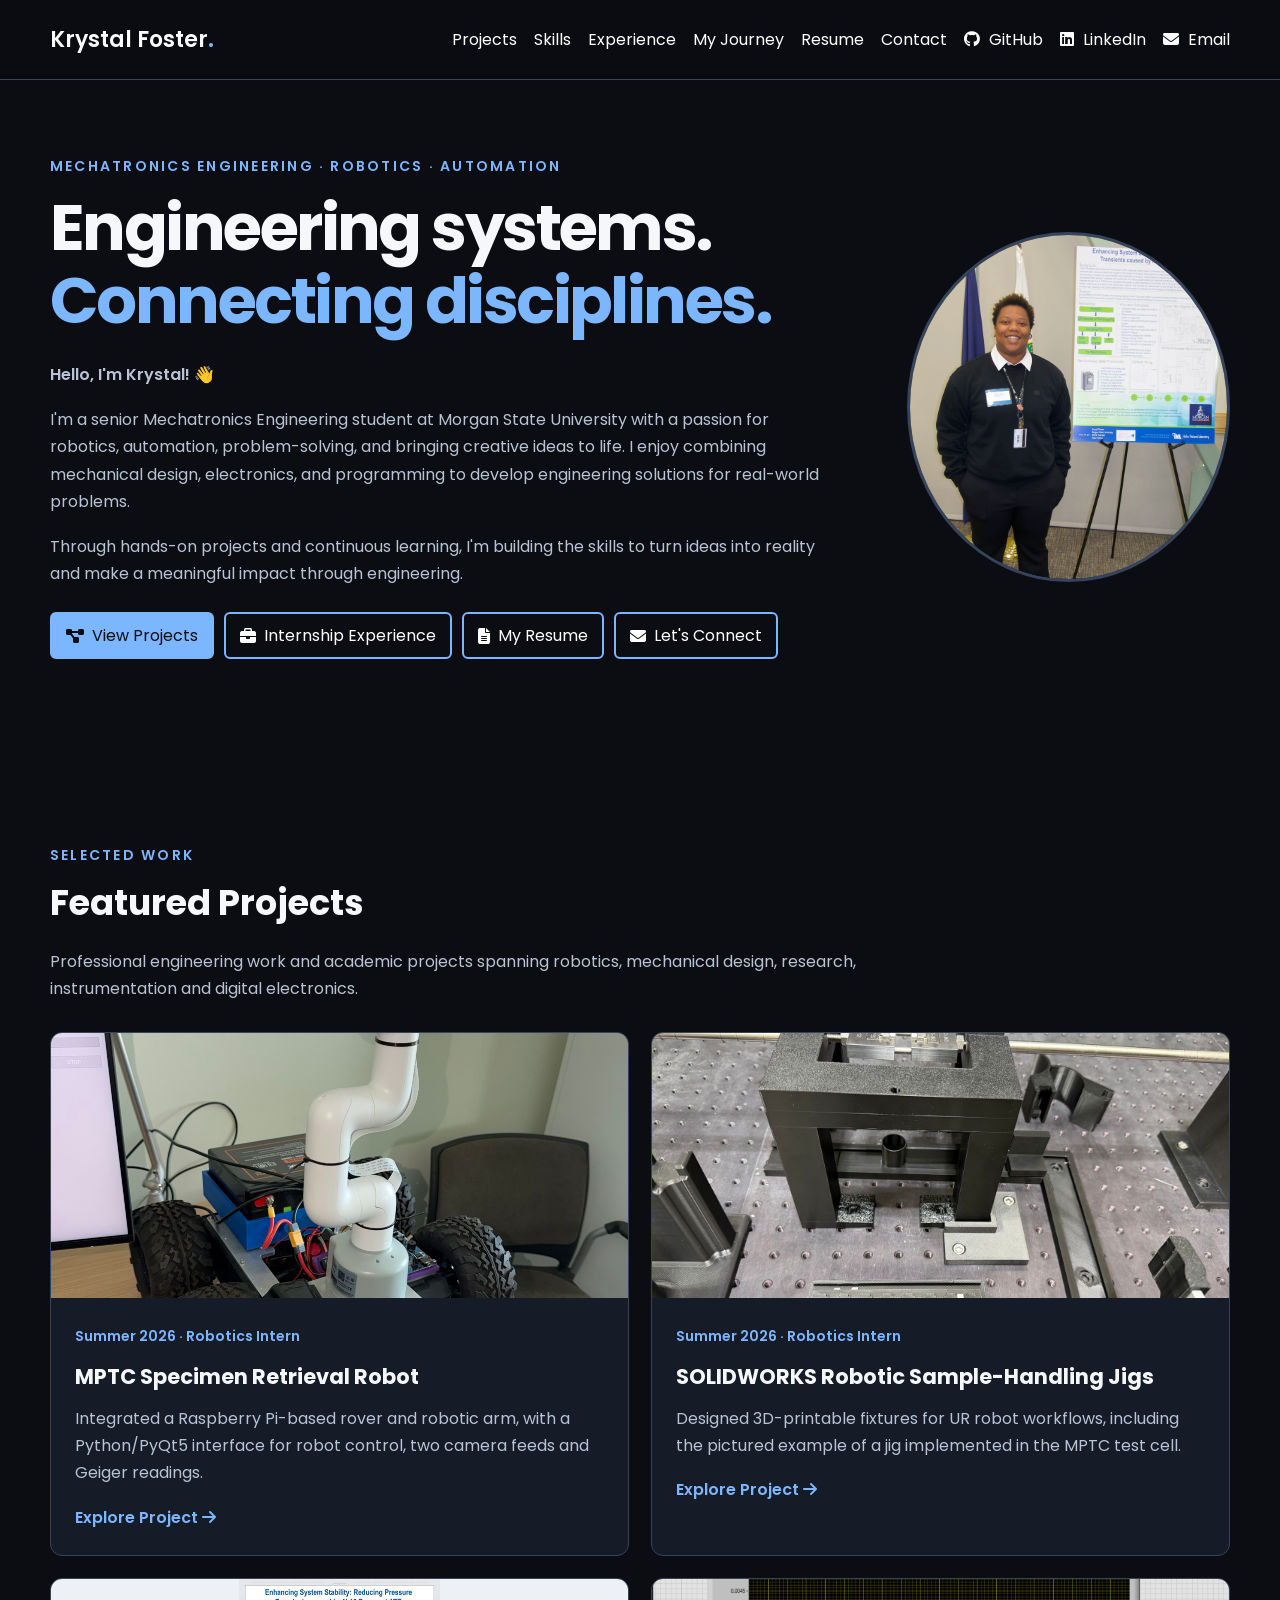
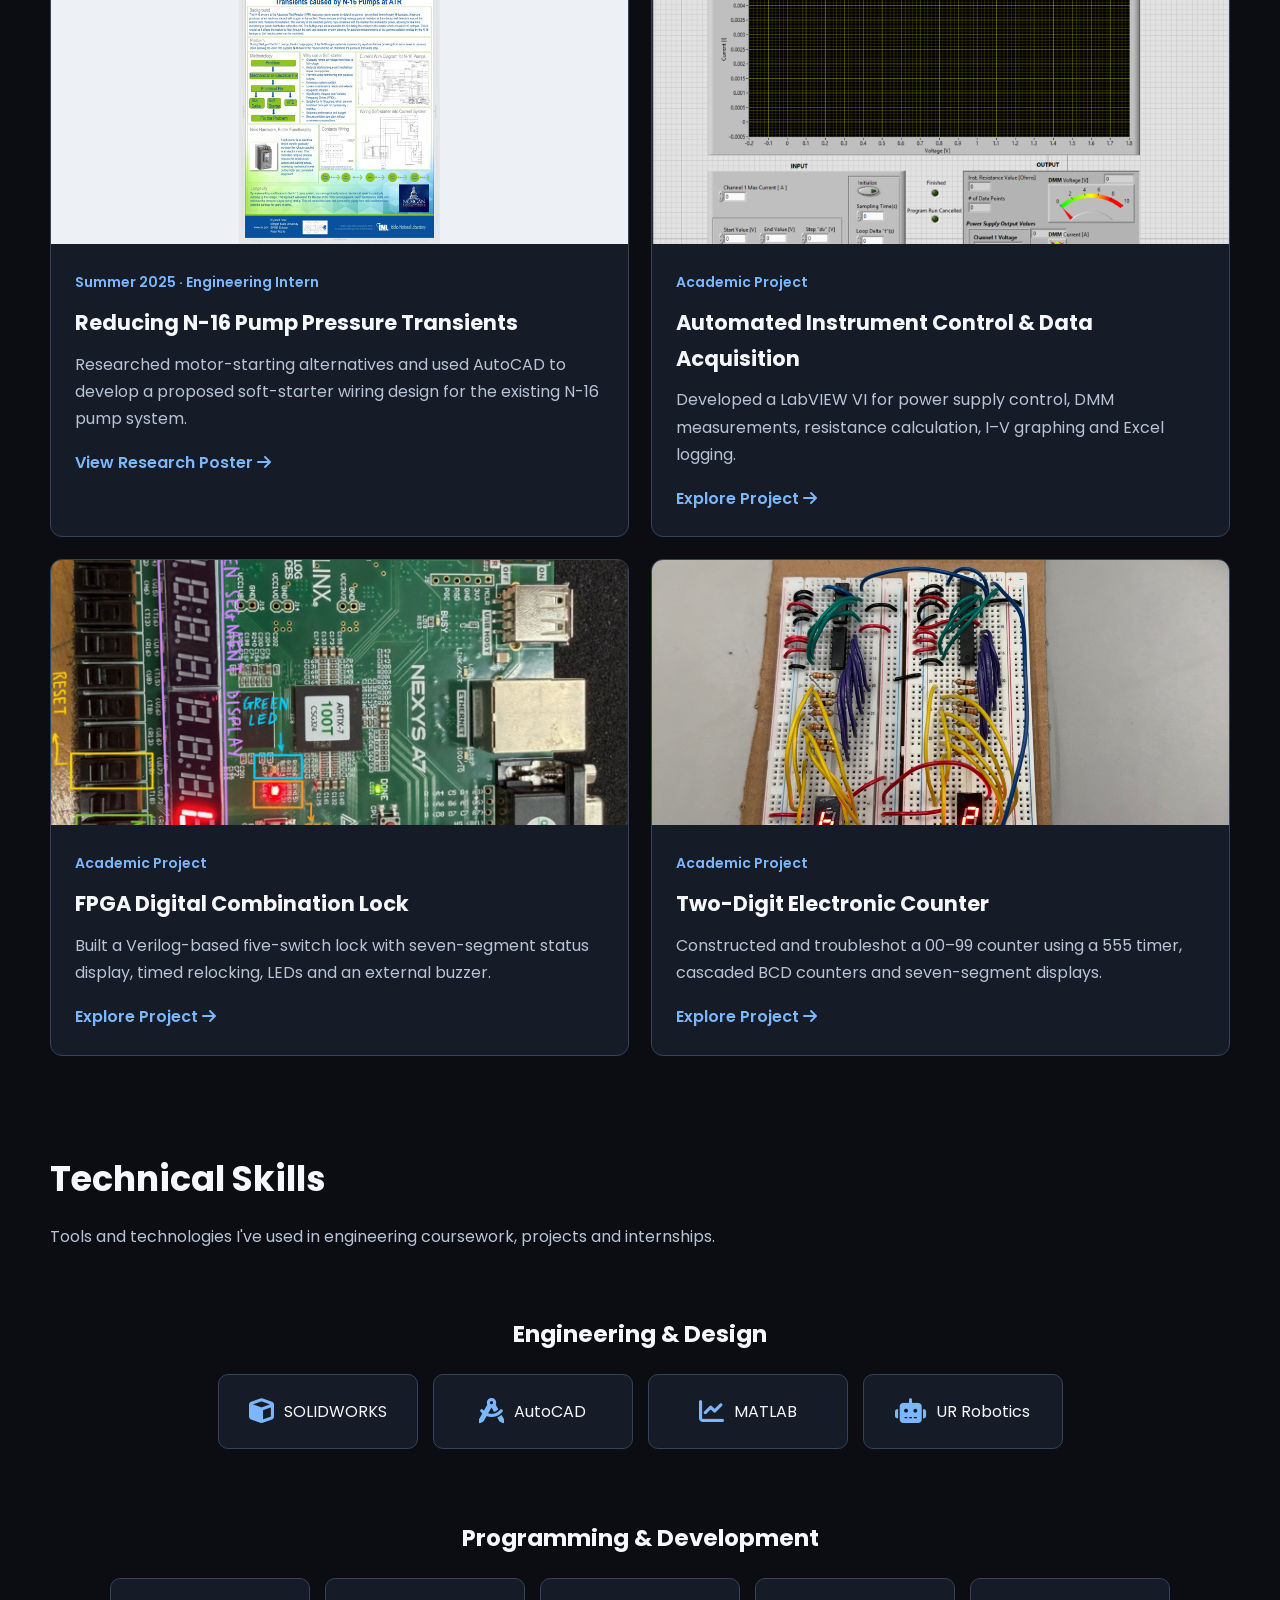
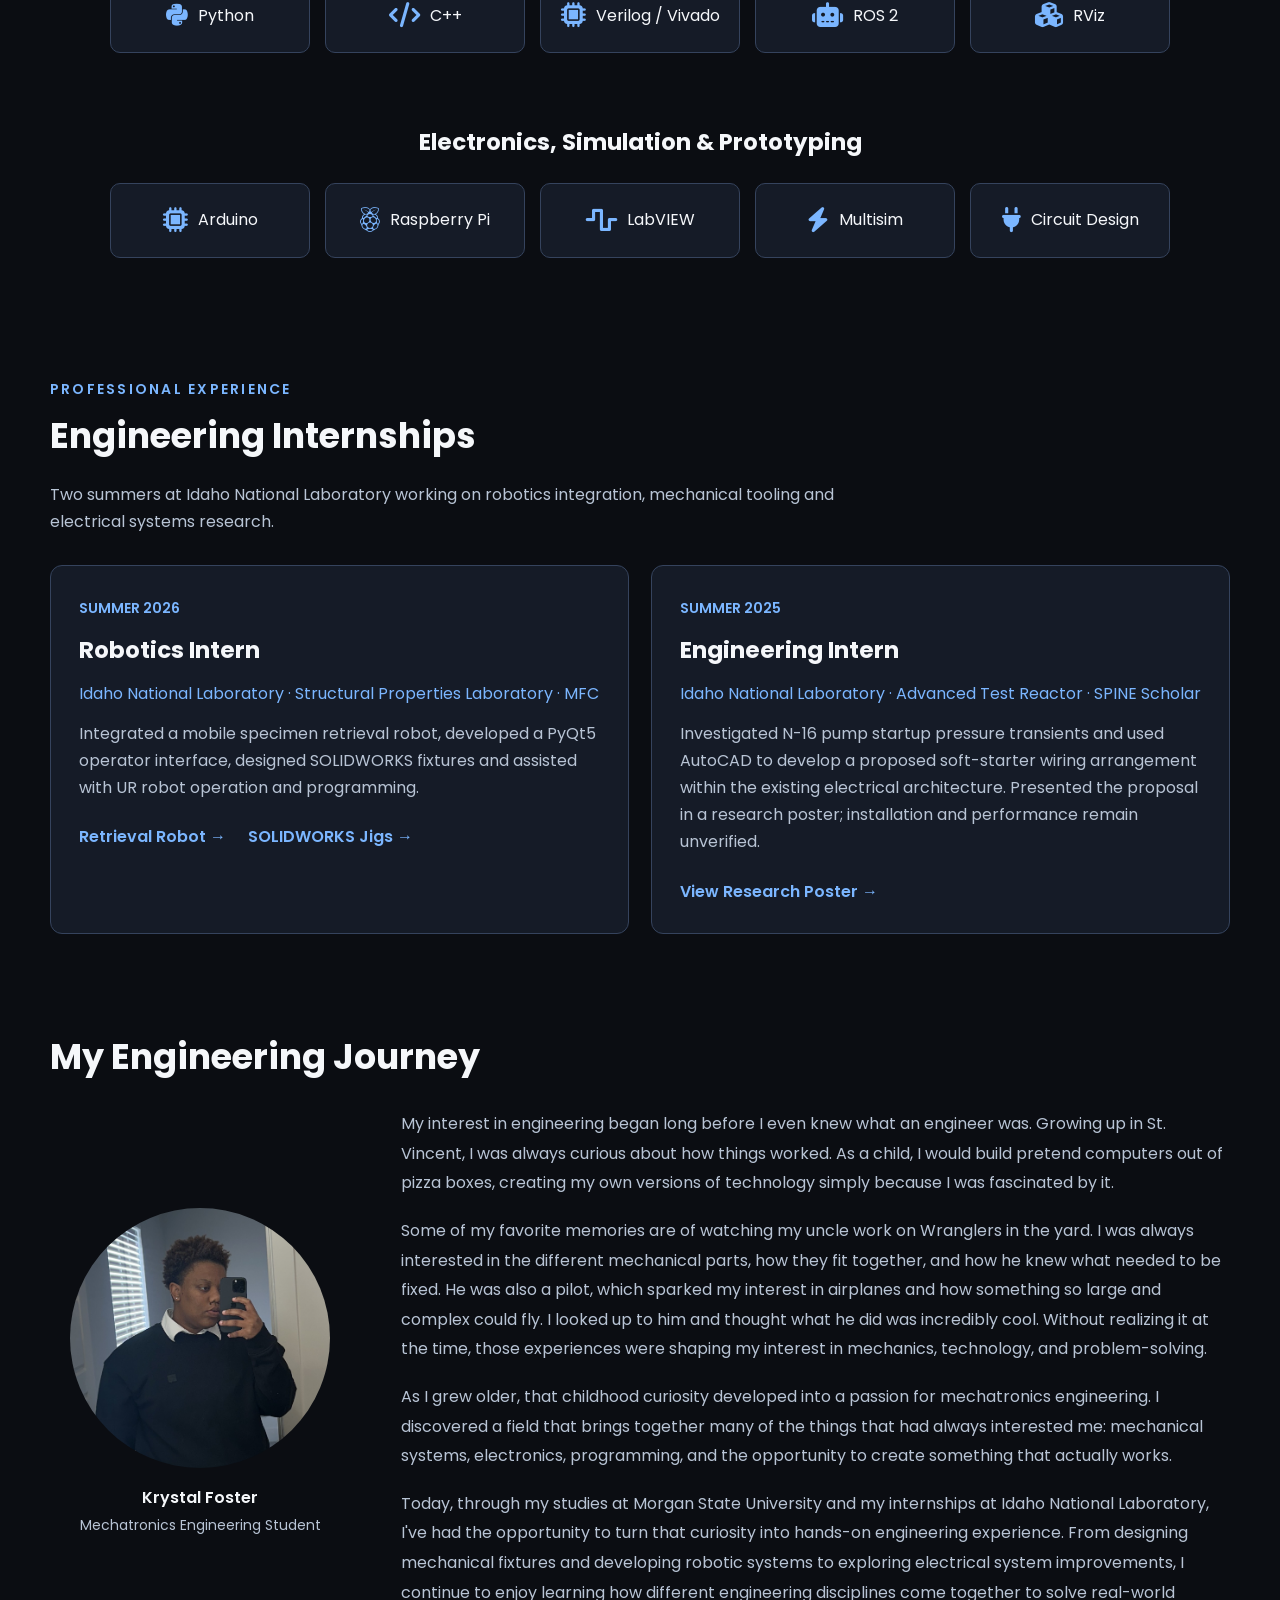
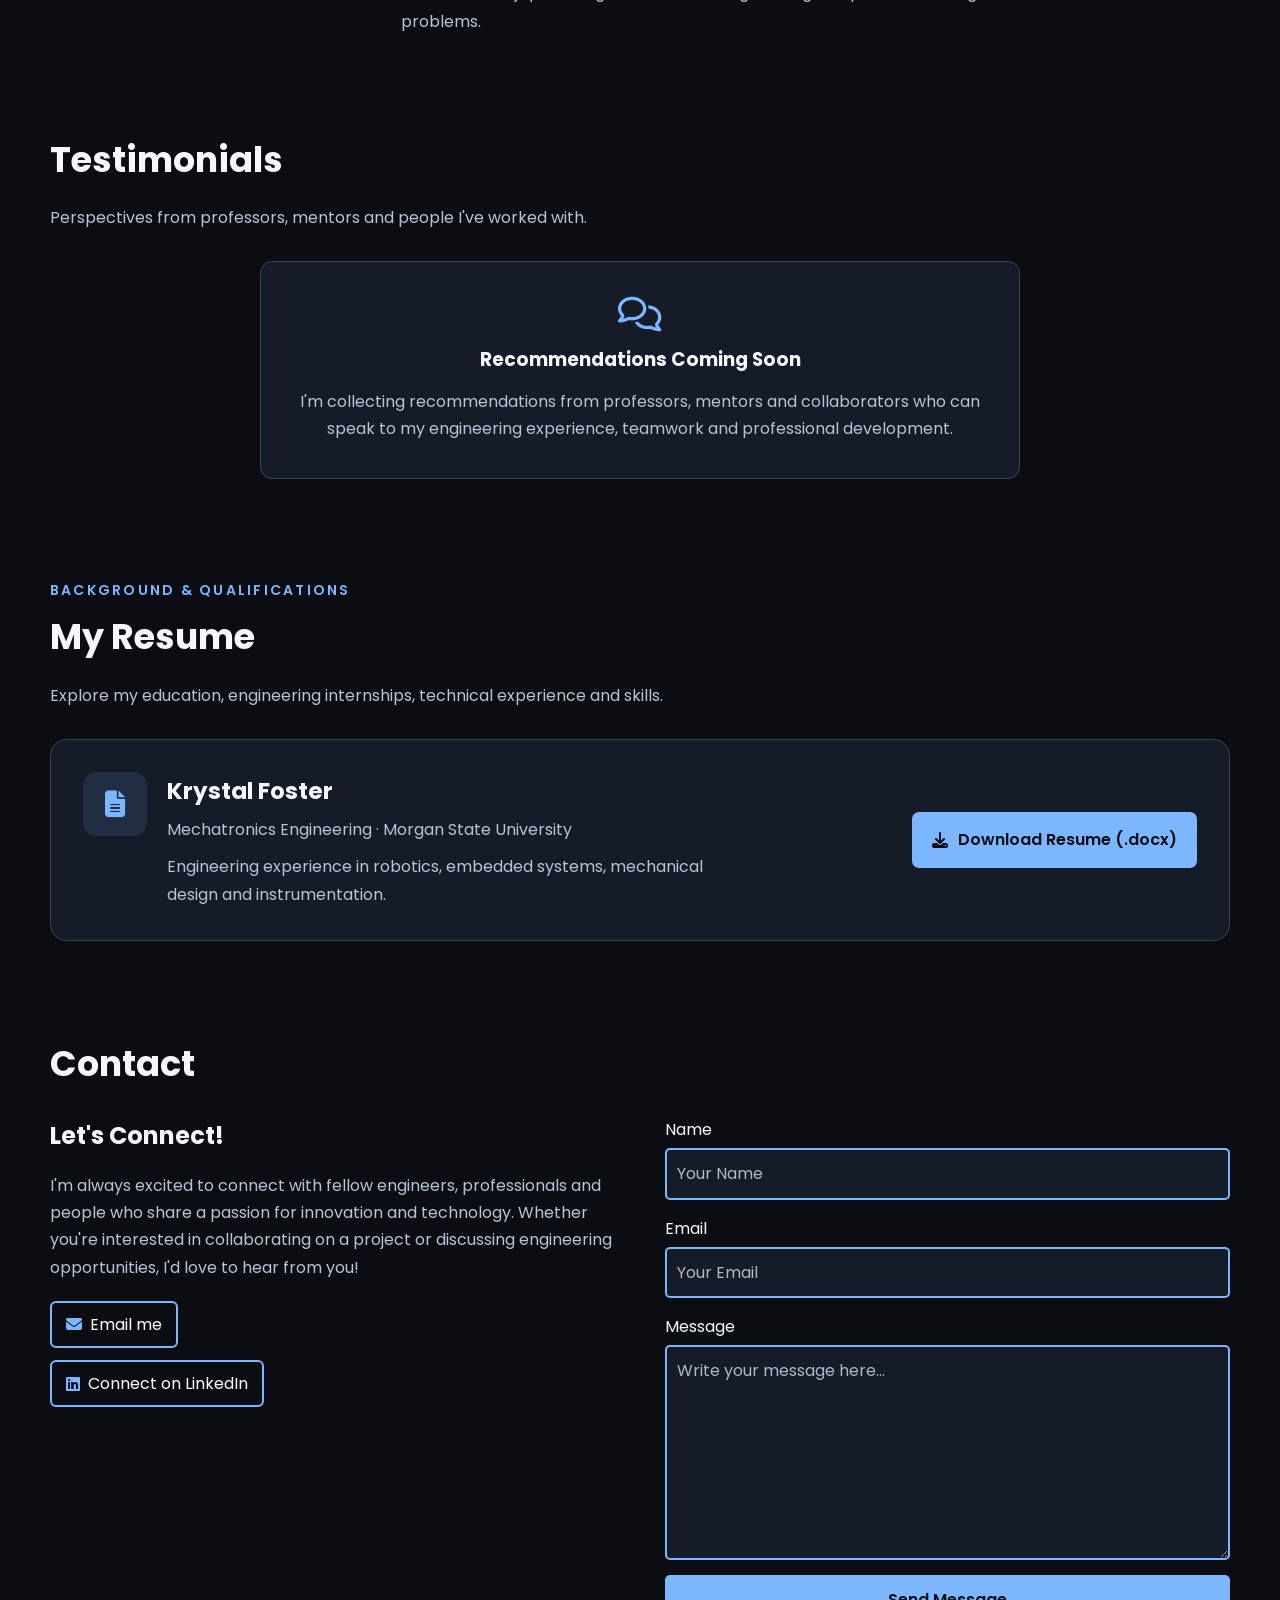
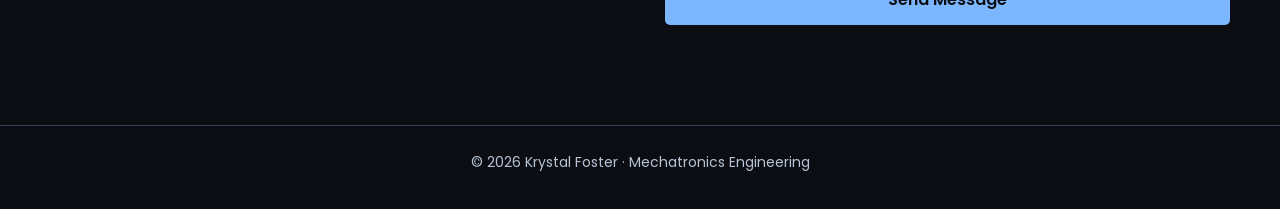
<file: index.html>
<!DOCTYPE html>
<html lang="en">

<head>
  <meta charset="utf-8"/>
  <meta name="viewport" content="width=device-width, initial-scale=1.0"/>
  <meta
    name="description"
    content="Krystal Foster's mechatronics engineering portfolio: robotics, engineering internships, projects, skills and contact."
  />

  <link href="https://fonts.googleapis.com" rel="preconnect"/>
  <link href="https://fonts.gstatic.com" rel="preconnect" crossorigin/>
  <link
    href="https://fonts.googleapis.com/css2?family=Poppins:wght@400;500;600;700&amp;display=swap"
    rel="stylesheet"
  />
  <link
    href="https://cdnjs.cloudflare.com/ajax/libs/font-awesome/6.4.0/css/all.min.css"
    rel="stylesheet"
  />
  <link href="styles.css" rel="stylesheet"/>

  <title>Krystal Foster | Mechatronics Engineering Portfolio</title>
</head>

<body>

  <!-- NAVIGATION -->
  <nav aria-label="Main navigation">
    <div class="left">
      <a href="#home">
        Krystal Foster<span class="brand-dot">.</span>
      </a>
    </div>

    <div class="right">
      <a href="#projects">Projects</a>
      <a href="#skills">Skills</a>
      <a href="#experience">Experience</a>
      <a href="#journey">My Journey</a>
      <a href="#resume">Resume</a>
      <a href="#contact">Contact</a>

      <a
        aria-label="GitHub"
        href="https://github.com/krfos1"
        rel="noopener noreferrer"
        target="_blank"
      >
        <i aria-hidden="true" class="fa-brands fa-github"></i>
        <span class="social-label">GitHub</span>
      </a>

      <a
        aria-label="LinkedIn"
        href="https://www.linkedin.com/in/krystal-foster-b450bb228"
        rel="noopener noreferrer"
        target="_blank"
      >
        <i aria-hidden="true" class="fa-brands fa-linkedin"></i>
        <span class="social-label">LinkedIn</span>
      </a>

      <a aria-label="Email" href="mailto:krfos1@icloud.com">
        <i aria-hidden="true" class="fa-solid fa-envelope"></i>
        <span class="social-label">Email</span>
      </a>
    </div>
  </nav>

  <main>

    <!-- HOME -->
    <section class="hero-section section-container" id="home">

      <div class="hero-copy">
        <p class="eyebrow">
          MECHATRONICS ENGINEERING · ROBOTICS · AUTOMATION
        </p>

        <h1>
          Engineering systems.<br/>
          <span>Connecting disciplines.</span>
        </h1>

        <p class="hero-hello">Hello, I'm Krystal! 👋</p>

        <p>
          I'm a senior Mechatronics Engineering student at Morgan State
          University with a passion for robotics, automation,
          problem-solving, and bringing creative ideas to life.
          I enjoy combining mechanical design, electronics, and
          programming to develop engineering solutions for
          real-world problems.
        </p>

        <p>
          Through hands-on projects and continuous learning, I'm
          building the skills to turn ideas into reality and make
          a meaningful impact through engineering.
        </p>

        <div class="links" aria-label="Jump to portfolio sections">
          <a class="primary" href="#projects">
            <i class="fa-solid fa-diagram-project"></i>
            View Projects
          </a>

          <a href="#experience">
            <i class="fa-solid fa-briefcase"></i>
            Internship Experience
          </a>

          <a href="#resume">
            <i class="fa-solid fa-file-lines"></i>
            My Resume
          </a>

          <a href="#contact">
            <i class="fa-solid fa-envelope"></i>
            Let's Connect
          </a>
        </div>
      </div>

      <div class="hero-visual">
        <img
          alt="Krystal Foster headshot"
          src="images/Facetune_12-08-2025-11-31-50.jpeg"
        />
      </div>

    </section>


    <!-- FEATURED PROJECTS -->
    <section class="projects-section section-container" id="projects">

      <div class="section-heading">
        <p class="eyebrow">SELECTED WORK</p>
        <h2>Featured Projects</h2>
        <p>
          Professional engineering work and academic projects
          spanning robotics, mechanical design, research,
          instrumentation and digital electronics.
        </p>
      </div>

      <div class="project-grid">

        <!-- PROJECT 1 -->
        <article class="project-card">
          <a href="projects/retrieval-robot.html">
            <img
              alt="Mobile robotic retrieval system with mounted robot arm"
              loading="lazy"
              src="images/internship/retrieval-robot.jpeg"
            />
          </a>

          <div class="project-body">
            <span class="project-tag">
              Summer 2026 · Robotics Intern
            </span>

            <h3>MPTC Specimen Retrieval Robot</h3>

            <p>
              Integrated a Raspberry Pi-based rover and robotic arm,
              with a Python/PyQt5 interface for robot control,
              two camera feeds and Geiger readings.
            </p>

            <a class="project-link" href="projects/retrieval-robot.html">
              Explore Project
              <i class="fa-solid fa-arrow-right"></i>
            </a>
          </div>
        </article>


        <!-- PROJECT 2 -->
        <article class="project-card">
          <a href="projects/robotic-jigs.html">
            <img
              alt="3D-printed sample handling jig used in the test cell"
              loading="lazy"
              src="images/internship/jig-in-use.jpeg"
            />
          </a>

          <div class="project-body">
            <span class="project-tag">
              Summer 2026 · Robotics Intern
            </span>

            <h3>SOLIDWORKS Robotic Sample-Handling Jigs</h3>

            <p>
              Designed 3D-printable fixtures for UR robot workflows,
              including the pictured example of a jig implemented
              in the MPTC test cell.
            </p>

            <a class="project-link" href="projects/robotic-jigs.html">
              Explore Project
              <i class="fa-solid fa-arrow-right"></i>
            </a>
          </div>
        </article>


        <!-- PROJECT 3 -->
        <article class="project-card">
          <a href="projects/n16-pump-research.html">
            <img
              alt="2025 research poster on N-16 pump pressure transients"
              class="poster-image"
              loading="lazy"
              src="images/research/2025-poster.jpg"
            />
          </a>

          <div class="project-body">
            <span class="project-tag">
              Summer 2025 · Engineering Intern
            </span>

            <h3>Reducing N-16 Pump Pressure Transients</h3>

            <p>
              Researched motor-starting alternatives and used AutoCAD
              to develop a proposed soft-starter wiring design
              for the existing N-16 pump system.
            </p>

            <a class="project-link" href="projects/n16-pump-research.html">
              View Research Poster
              <i class="fa-solid fa-arrow-right"></i>
            </a>
          </div>
        </article>


        <!-- PROJECT 4 -->
        <article class="project-card">
          <a href="projects/labview-interface.html">
            <img
              alt="LabVIEW data acquisition interface"
              loading="lazy"
              src="images/labview/front-panel.png"
            />
          </a>

          <div class="project-body">
            <span class="project-tag">Academic Project</span>

            <h3>Automated Instrument Control &amp; Data Acquisition</h3>

            <p>
              Developed a LabVIEW VI for power supply control,
              DMM measurements, resistance calculation,
              I–V graphing and Excel logging.
            </p>

            <a class="project-link" href="projects/labview-interface.html">
              Explore Project
              <i class="fa-solid fa-arrow-right"></i>
            </a>
          </div>
        </article>


        <!-- PROJECT 5 -->
        <article class="project-card">
          <a href="projects/fpga-lock.html">
            <img
              alt="Annotated photograph of my Nexys A7 FPGA combination lock hardware"
              loading="lazy"
              src="images/fpga/photo-2.jpeg"
            />
          </a>

          <div class="project-body">
            <span class="project-tag">Academic Project</span>

            <h3>FPGA Digital Combination Lock</h3>

            <p>
              Built a Verilog-based five-switch lock with
              seven-segment status display, timed relocking,
              LEDs and an external buzzer.
            </p>

            <a class="project-link" href="projects/fpga-lock.html">
              Explore Project
              <i class="fa-solid fa-arrow-right"></i>
            </a>
          </div>
        </article>


        <!-- PROJECT 6 -->
        <article class="project-card">
          <a href="projects/two-digit-counter.html">
            <img
              alt="Two-digit electronic counter on breadboards"
              loading="lazy"
              src="images/counter/counter-build.jpeg"
            />
          </a>

          <div class="project-body">
            <span class="project-tag">Academic Project</span>

            <h3>Two-Digit Electronic Counter</h3>

            <p>
              Constructed and troubleshot a 00–99 counter
              using a 555 timer, cascaded BCD counters
              and seven-segment displays.
            </p>

            <a class="project-link" href="projects/two-digit-counter.html">
              Explore Project
              <i class="fa-solid fa-arrow-right"></i>
            </a>
          </div>
        </article>

      </div>

    </section>


    <!-- TECHNICAL SKILLS -->
    <section class="skills-section section-container" id="skills">

      <div class="section-heading">
        <h2>Technical Skills</h2>
        <p>
          Tools and technologies I've used in engineering
          coursework, projects and internships.
        </p>
      </div>

      <div class="skill-groups">

        <!-- ENGINEERING AND DESIGN -->
        <div class="skill-group">
          <h3>Engineering &amp; Design</h3>

          <div class="cells">

            <div class="cell">
              <i class="fa-solid fa-cube"></i>
              <span>SOLIDWORKS</span>
            </div>

            <div class="cell">
              <i class="fa-solid fa-drafting-compass"></i>
              <span>AutoCAD</span>
            </div>

            <div class="cell">
              <i class="fa-solid fa-chart-line"></i>
              <span>MATLAB</span>
            </div>

            <div class="cell">
              <i class="fa-solid fa-robot"></i>
              <span>UR Robotics</span>
            </div>

          </div>
        </div>


        <!-- PROGRAMMING AND DEVELOPMENT -->
        <div class="skill-group">
          <h3>Programming &amp; Development</h3>

          <div class="cells">

            <div class="cell">
              <i class="fa-brands fa-python"></i>
              <span>Python</span>
            </div>

            <div class="cell">
              <i class="fa-solid fa-code"></i>
              <span>C++</span>
            </div>

            <div class="cell">
              <i class="fa-solid fa-microchip"></i>
              <span>Verilog / Vivado</span>
            </div>

            <!-- NEW: ROS 2 -->
            <div class="cell">
              <i class="fa-solid fa-robot"></i>
              <span>ROS 2</span>
            </div>

            <!-- NEW: RViz -->
            <div class="cell">
              <i class="fa-solid fa-cubes"></i>
              <span>RViz</span>
            </div>

          </div>
        </div>


        <!-- ELECTRONICS AND PROTOTYPING -->
        <div class="skill-group">
          <h3>Electronics, Simulation &amp; Prototyping</h3>

          <div class="cells">

            <div class="cell">
              <i class="fa-solid fa-microchip"></i>
              <span>Arduino</span>
            </div>

            <div class="cell">
              <i class="fa-brands fa-raspberry-pi"></i>
              <span>Raspberry Pi</span>
            </div>

            <div class="cell">
              <i class="fa-solid fa-wave-square"></i>
              <span>LabVIEW</span>
            </div>

            <div class="cell">
              <i class="fa-solid fa-bolt"></i>
              <span>Multisim</span>
            </div>

            <div class="cell">
              <i class="fa-solid fa-plug"></i>
              <span>Circuit Design</span>
            </div>

          </div>
        </div>

      </div>

    </section>


    <!-- ENGINEERING INTERNSHIPS -->
    <section class="experience-section section-container" id="experience">

      <div class="section-heading">
        <p class="eyebrow">PROFESSIONAL EXPERIENCE</p>

        <h2>Engineering Internships</h2>

        <p>
          Two summers at Idaho National Laboratory working on
          robotics integration, mechanical tooling and
          electrical systems research.
        </p>
      </div>

      <div class="experience-grid">

        <article class="experience-card">
          <span class="project-tag">SUMMER 2026</span>

          <h3>Robotics Intern</h3>

          <p class="experience-place">
            Idaho National Laboratory ·
            Structural Properties Laboratory · MFC
          </p>

          <p>
            Integrated a mobile specimen retrieval robot,
            developed a PyQt5 operator interface, designed
            SOLIDWORKS fixtures and assisted with UR robot
            operation and programming.
          </p>

          <a href="projects/retrieval-robot.html">
            Retrieval Robot →
          </a>

          <a href="projects/robotic-jigs.html">
            SOLIDWORKS Jigs →
          </a>
        </article>


        <article class="experience-card">
          <span class="project-tag">SUMMER 2025</span>

          <h3>Engineering Intern</h3>

          <p class="experience-place">
            Idaho National Laboratory ·
            Advanced Test Reactor · SPINE Scholar
          </p>

          <p>
            Investigated N-16 pump startup pressure transients
            and used AutoCAD to develop a proposed soft-starter
            wiring arrangement within the existing electrical
            architecture. Presented the proposal in a research
            poster; installation and performance remain unverified.
          </p>

          <a href="projects/n16-pump-research.html">
            View Research Poster →
          </a>
        </article>

      </div>

    </section>


    <!-- MY ENGINEERING JOURNEY -->
    <section class="journey-section section-container" id="journey">

      <div class="section-heading">
        <h2>My Engineering Journey</h2>
      </div>

      <div class="journey-group">

        <div class="person-details">
          <img
            alt="Krystal Foster portrait beside her engineering journey"
            src="images/IMG_4807.jpeg"
          />

          <p>Krystal Foster</p>
          <span>Mechatronics Engineering Student</span>
        </div>

        <div class="journey-text">

          <p>
            My interest in engineering began long before I even
            knew what an engineer was. Growing up in St. Vincent,
            I was always curious about how things worked. As a
            child, I would build pretend computers out of pizza
            boxes, creating my own versions of technology simply
            because I was fascinated by it.
          </p>

          <p>
            Some of my favorite memories are of watching my uncle
            work on Wranglers in the yard. I was always interested
            in the different mechanical parts, how they fit together,
            and how he knew what needed to be fixed. He was also
            a pilot, which sparked my interest in airplanes and
            how something so large and complex could fly. I looked
            up to him and thought what he did was incredibly cool.
            Without realizing it at the time, those experiences
            were shaping my interest in mechanics, technology,
            and problem-solving.
          </p>

          <p>
            As I grew older, that childhood curiosity developed
            into a passion for mechatronics engineering. I
            discovered a field that brings together many of the
            things that had always interested me: mechanical
            systems, electronics, programming, and the
            opportunity to create something that actually works.
          </p>

          <p>
            Today, through my studies at Morgan State University
            and my internships at Idaho National Laboratory,
            I've had the opportunity to turn that curiosity
            into hands-on engineering experience. From designing
            mechanical fixtures and developing robotic systems
            to exploring electrical system improvements, I
            continue to enjoy learning how different engineering
            disciplines come together to solve real-world problems.
          </p>

        </div>

      </div>

    </section>


    <!-- TESTIMONIALS -->
    <section class="testimonials-section section-container" id="testimonials">

      <div class="section-heading">
        <h2>Testimonials</h2>
        <p>
          Perspectives from professors, mentors and
          people I've worked with.
        </p>
      </div>

      <div class="testimonial-placeholder">
        <i class="fa-regular fa-comments"></i>

        <h3>Recommendations Coming Soon</h3>

        <p>
          I'm collecting recommendations from professors,
          mentors and collaborators who can speak to my
          engineering experience, teamwork and
          professional development.
        </p>
      </div>

    </section>


    <!-- RESUME -->
    <section class="resume-section section-container" id="resume">

      <div class="section-heading">
        <p class="eyebrow">BACKGROUND &amp; QUALIFICATIONS</p>

        <h2>My Resume</h2>

        <p>
          Explore my education, engineering internships,
          technical experience and skills.
        </p>
      </div>

      <div class="resume-panel">

        <div class="resume-panel-copy">

          <div class="resume-icon">
            <i aria-hidden="true" class="fa-solid fa-file-lines"></i>
          </div>

          <div>
            <h3>Krystal Foster</h3>

            <p>
              Mechatronics Engineering · Morgan State University
            </p>

            <p class="resume-detail">
              Engineering experience in robotics, embedded
              systems, mechanical design and instrumentation.
            </p>
          </div>

        </div>

        <div class="resume-actions">
          <a
            class="resume-button primary"
            download
            href="resume/Krystal_Foster_Resume.docx"
          >
            <i aria-hidden="true" class="fa-solid fa-download"></i>
            Download Resume (.docx)
          </a>

          <!--
          To add a PDF version later, upload it to your
          resume folder and uncomment this link:

          <a
            class="resume-button"
            href="resume/Krystal_Foster_Resume.pdf"
            target="_blank"
            rel="noopener noreferrer"
          >
            View Resume (PDF)
          </a>
          -->
        </div>

      </div>

    </section>


    <!-- CONTACT -->
    <section class="contact-section section-container" id="contact">

      <div class="section-heading">
        <h2>Contact</h2>
      </div>

      <div class="group">

        <div class="text">
          <h3>Let's Connect!</h3>

          <p>
            I'm always excited to connect with fellow engineers,
            professionals and people who share a passion for
            innovation and technology. Whether you're interested
            in collaborating on a project or discussing engineering
            opportunities, I'd love to hear from you!
          </p>

          <div class="contact-links">

            <a href="mailto:krfos1@icloud.com">
              <i class="fa-solid fa-envelope"></i>
              Email me
            </a>

            <a
              href="https://www.linkedin.com/in/krystal-foster-b450bb228"
              rel="noopener noreferrer"
              target="_blank"
            >
              <i class="fa-brands fa-linkedin"></i>
              Connect on LinkedIn
            </a>

          </div>
        </div>


        <form
          action="https://formspree.io/f/myezppjn"
          method="POST"
        >

          <label for="name">Name</label>
          <input
            autocomplete="name"
            id="name"
            name="name"
            placeholder="Your Name"
            required
            type="text"
          />

          <label for="email">Email</label>
          <input
            autocomplete="email"
            id="email"
            name="email"
            placeholder="Your Email"
            required
            type="email"
          />

          <label for="message">Message</label>
          <textarea
            id="message"
            name="message"
            placeholder="Write your message here..."
            required
            rows="7"
          ></textarea>

          <input
            name="subject"
            type="hidden"
            value="New Message from Krystal Foster Portfolio"
          />

          <button type="submit">Send Message</button>

        </form>

      </div>

    </section>

  </main>


  <!-- FOOTER -->
  <footer class="site-footer">
    <p>© 2026 Krystal Foster · Mechatronics Engineering</p>
  </footer>

</body>
</html>
</file>
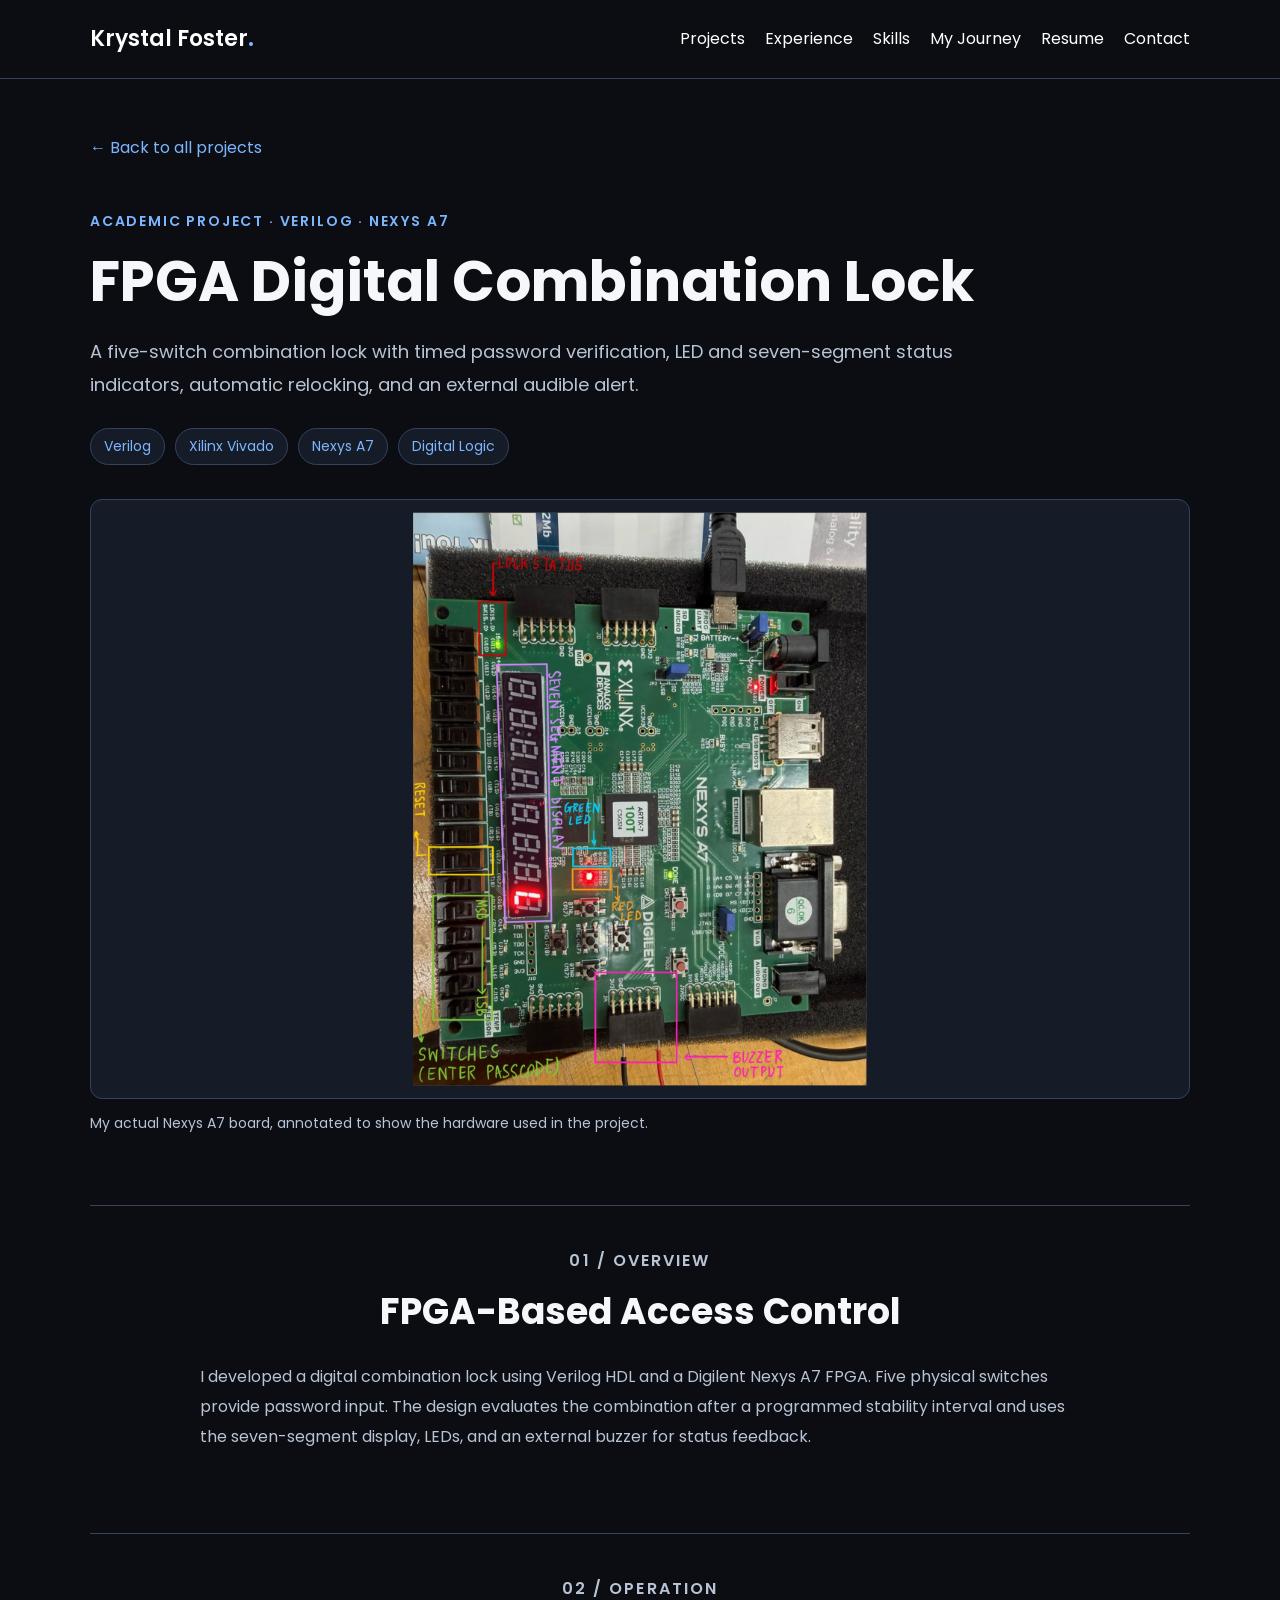
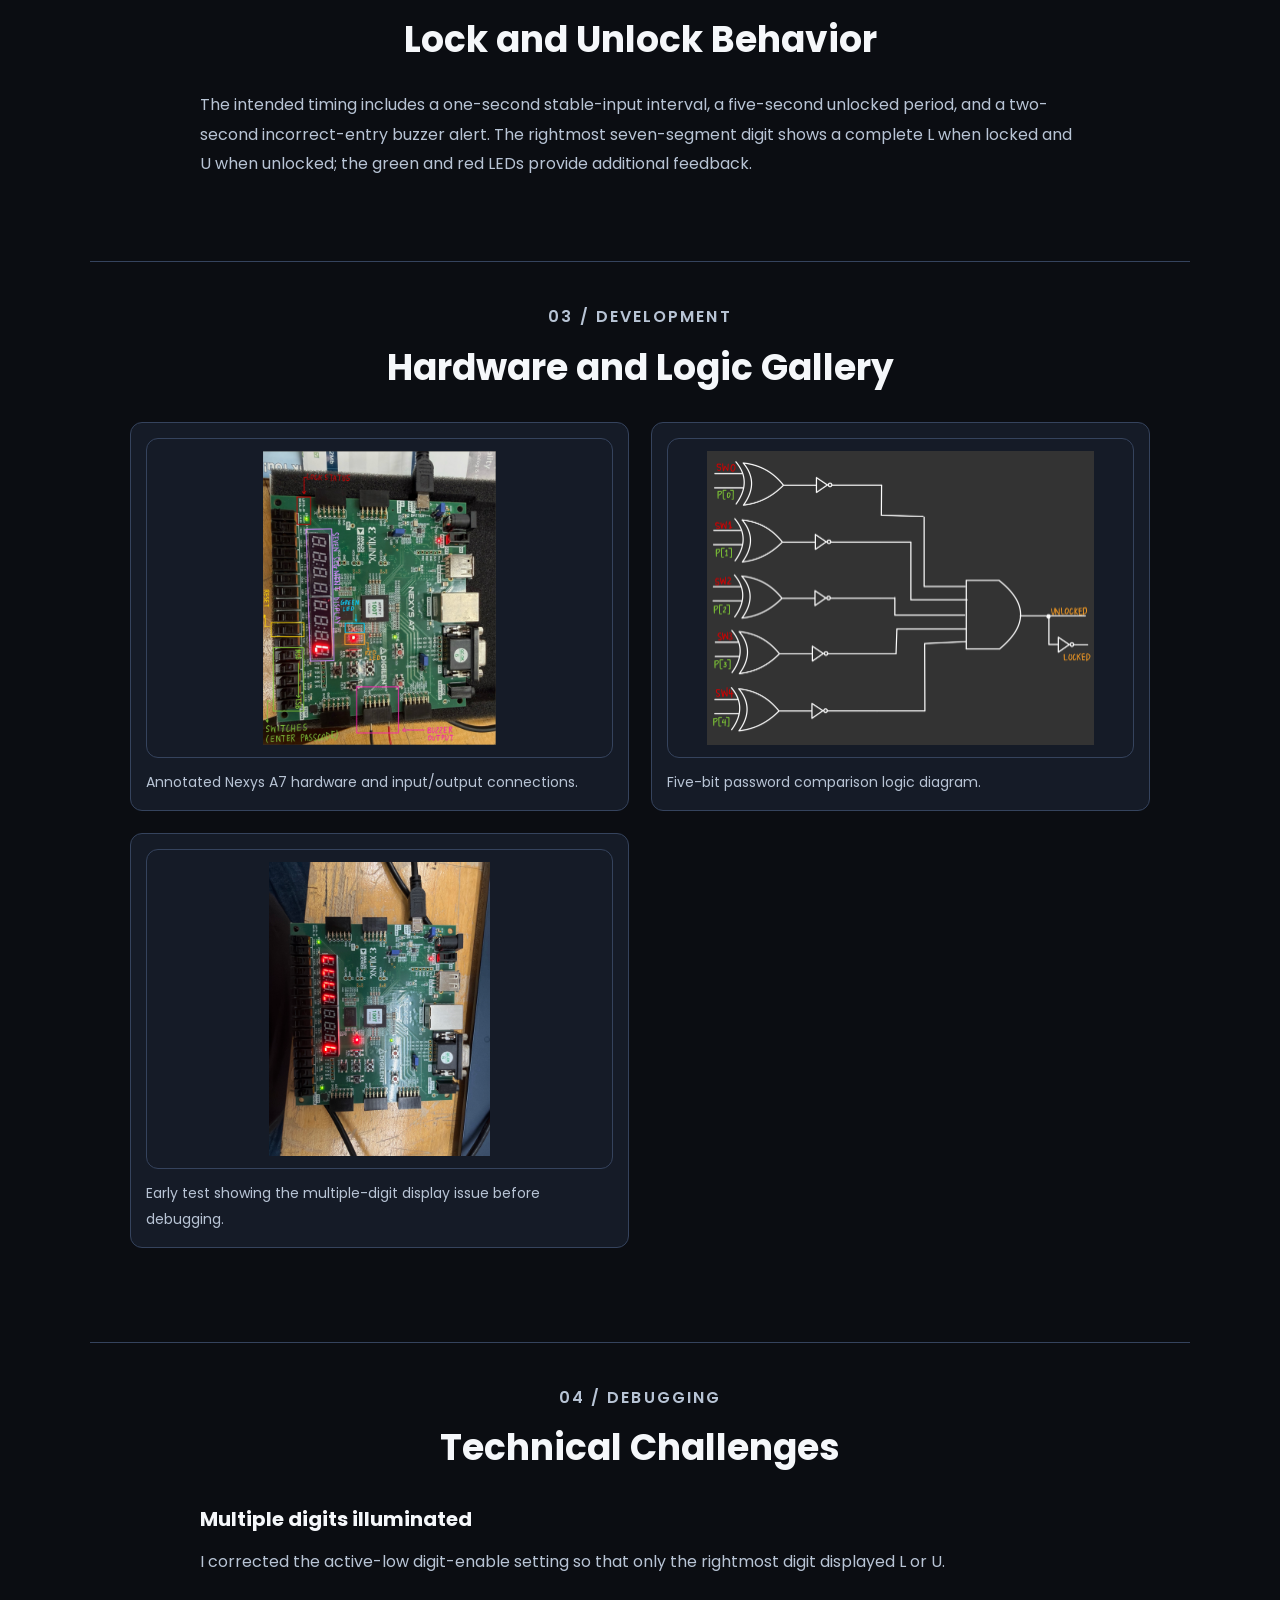
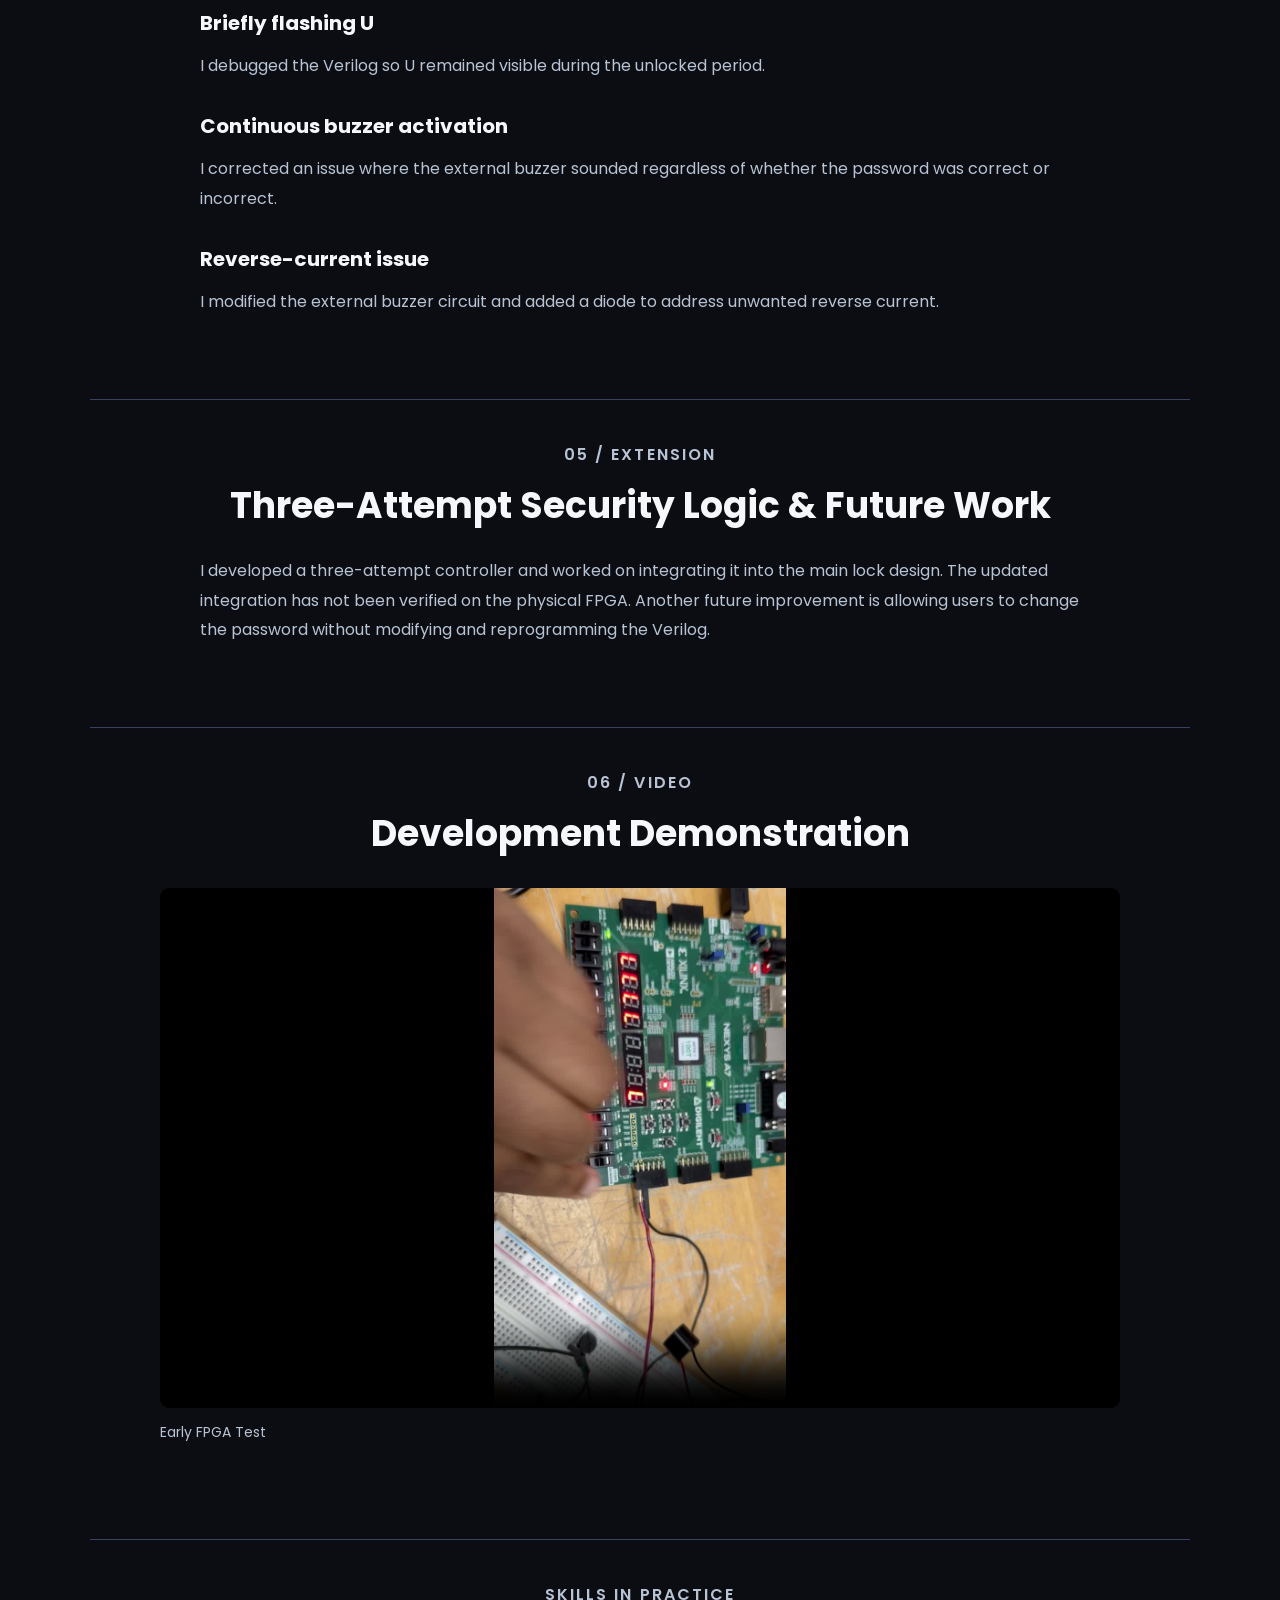
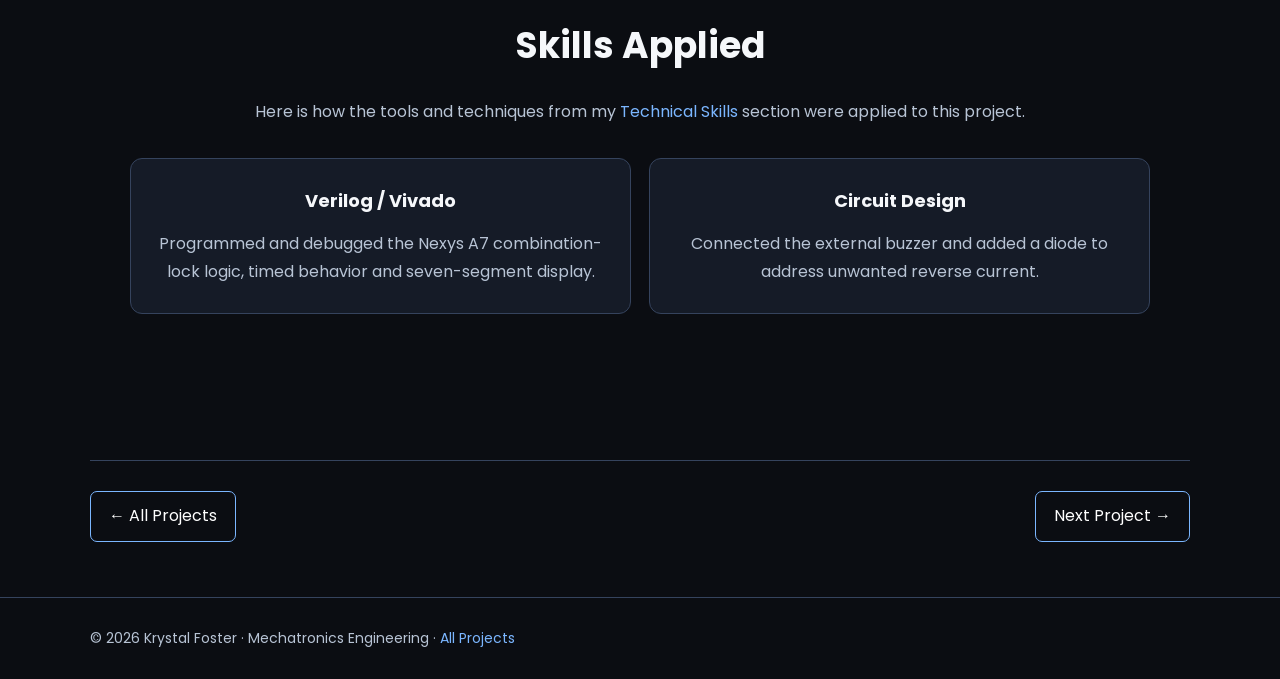
<file: projects/fpga-lock.html>
<!DOCTYPE html>
<html lang="en"><head><meta charset="utf-8"/><meta content="width=device-width,initial-scale=1" name="viewport"/><meta content="FPGA Digital Combination Lock — Krystal Foster engineering portfolio" name="description"/><title>FPGA Digital Combination Lock | Krystal Foster</title><link href="https://fonts.googleapis.com" rel="preconnect"/><link href="https://fonts.gstatic.com" rel="preconnect"/><link href="https://fonts.googleapis.com/css2?family=Poppins:wght@400;500;600;700&amp;display=swap" rel="stylesheet"/><link href="project.css" rel="stylesheet"/></head><body class="project-page"><header class="nav"><nav aria-label="Main navigation" class="wrap nav-inner"><a class="brand" href="../index.html">Krystal Foster<span style="color:var(--blue)">.</span></a><div class="nav-links"><a href="../index.html#projects">Projects</a><a href="../index.html#experience">Experience</a><a href="../index.html#skills">Skills</a><a href="../index.html#journey">My Journey</a><a href="../index.html#resume">Resume</a><a href="../index.html#contact">Contact</a></div></nav></header><main><section class="wrap project-hero"><a class="back-link" href="../index.html#projects">← Back to all projects</a><p class="eyebrow">ACADEMIC PROJECT · VERILOG · NEXYS A7</p><h1>FPGA Digital Combination Lock</h1><p class="lead">A five-switch combination lock with timed password verification, LED and seven-segment status indicators, automatic relocking, and an external audible alert.</p><div class="tags"><span class="tag">Verilog</span><span class="tag">Xilinx Vivado</span><span class="tag">Nexys A7</span><span class="tag">Digital Logic</span></div><figure><img alt="Actual annotated Nexys A7 FPGA board with the switches, seven-segment display, LEDs, reset button and buzzer output." class="hero-img" loading="lazy" src="../images/fpga/photo-2.jpeg"/><figcaption>My actual Nexys A7 board, annotated to show the hardware used in the project.</figcaption></figure></section><div class="wrap case-sections"><!-- SKILLS APPLIED: Keep these names consistent with the Technical Skills section on index.html. Edit the descriptions to reflect your actual contributions. --><section class="panel"><p class="num">01 / OVERVIEW</p><h2>FPGA-Based Access Control</h2><p>I developed a digital combination lock using Verilog HDL and a Digilent Nexys A7 FPGA. Five physical switches provide password input. The design evaluates the combination after a programmed stability interval and uses the seven-segment display, LEDs, and an external buzzer for status feedback.</p></section><section class="panel"><p class="num">02 / OPERATION</p><h2>Lock and Unlock Behavior</h2><p>The intended timing includes a one-second stable-input interval, a five-second unlocked period, and a two-second incorrect-entry buzzer alert. The rightmost seven-segment digit shows a complete L when locked and U when unlocked; the green and red LEDs provide additional feedback.</p></section><section class="panel"><p class="num">03 / DEVELOPMENT</p><h2>Hardware and Logic Gallery</h2><div class="gallery"><figure><img alt="Annotated photograph of the Nexys A7 FPGA board" class="" loading="lazy" src="../images/fpga/photo-2.jpeg"/><figcaption>Annotated Nexys A7 hardware and input/output connections.</figcaption></figure><figure><img alt="Password comparison logic diagram" class="" loading="lazy" src="../images/fpga/photo-1.jpeg"/><figcaption>Five-bit password comparison logic diagram.</figcaption></figure><figure><img alt="FPGA project development photograph three" class="" loading="lazy" src="../images/fpga/photo-3.jpeg"/><figcaption>Early test showing the multiple-digit display issue before debugging.</figcaption></figure></div><!-- FPGA PHOTOS: photo-2.jpeg is the actual annotated Nexys A7 board and MUST remain the hero image; photo-1.jpeg is the logic diagram; photo-3.jpeg shows the early display bug. --></section><section class="panel"><p class="num">04 / DEBUGGING</p><h2>Technical Challenges</h2><h3>Multiple digits illuminated</h3><p>I corrected the active-low digit-enable setting so that only the rightmost digit displayed L or U.</p><h3>Briefly flashing U</h3><p>I debugged the Verilog so U remained visible during the unlocked period.</p><h3>Continuous buzzer activation</h3><p>I corrected an issue where the external buzzer sounded regardless of whether the password was correct or incorrect.</p><h3>Reverse-current issue</h3><p>I modified the external buzzer circuit and added a diode to address unwanted reverse current.</p></section><section class="panel"><p class="num">05 / EXTENSION</p><h2>Three-Attempt Security Logic &amp; Future Work</h2><p>I developed a three-attempt controller and worked on integrating it into the main lock design. The updated integration has not been verified on the physical FPGA. Another future improvement is allowing users to change the password without modifying and reprogramming the Verilog.</p></section><section class="panel"><p class="num">06 / VIDEO</p><h2>Development Demonstration</h2><!-- VIDEO: IMG_3377.MOV converted to web-friendly MP4. Replace videos/fpga-development.mp4 if you want to upload an edited version. -->
<figure class="portfolio-video"><video controls="" playsinline="" poster="../images/video-posters/fpga-development.mp4.jpg" preload="metadata"><source src="../videos/fpga-development.mp4" type="video/mp4"/>Your browser does not support HTML5 video.</video><figcaption>Early FPGA Test</figcaption></figure></section><section aria-labelledby="skills-applied-title" class="panel skills-applied"><p class="num">SKILLS IN PRACTICE</p><h2 id="skills-applied-title">Skills Applied</h2><p class="skills-intro">Here is how the tools and techniques from my <a href="../index.html#skills">Technical Skills</a> section were applied to this project.</p><div class="applied-skills-grid"><article class="applied-skill"><h3>Verilog / Vivado</h3><p>Programmed and debugged the Nexys A7 combination-lock logic, timed behavior and seven-segment display.</p></article><article class="applied-skill"><h3>Circuit Design</h3><p>Connected the external buzzer and added a diode to address unwanted reverse current.</p></article></div></section></div><div class="wrap next-links"><a href="../index.html#projects">← All Projects</a><a href="two-digit-counter.html">Next Project →</a></div></main><footer class="footer"><div class="wrap">© 2026 Krystal Foster · Mechatronics Engineering · <a href="../index.html#projects">All Projects</a></div></footer></body></html>
</file>
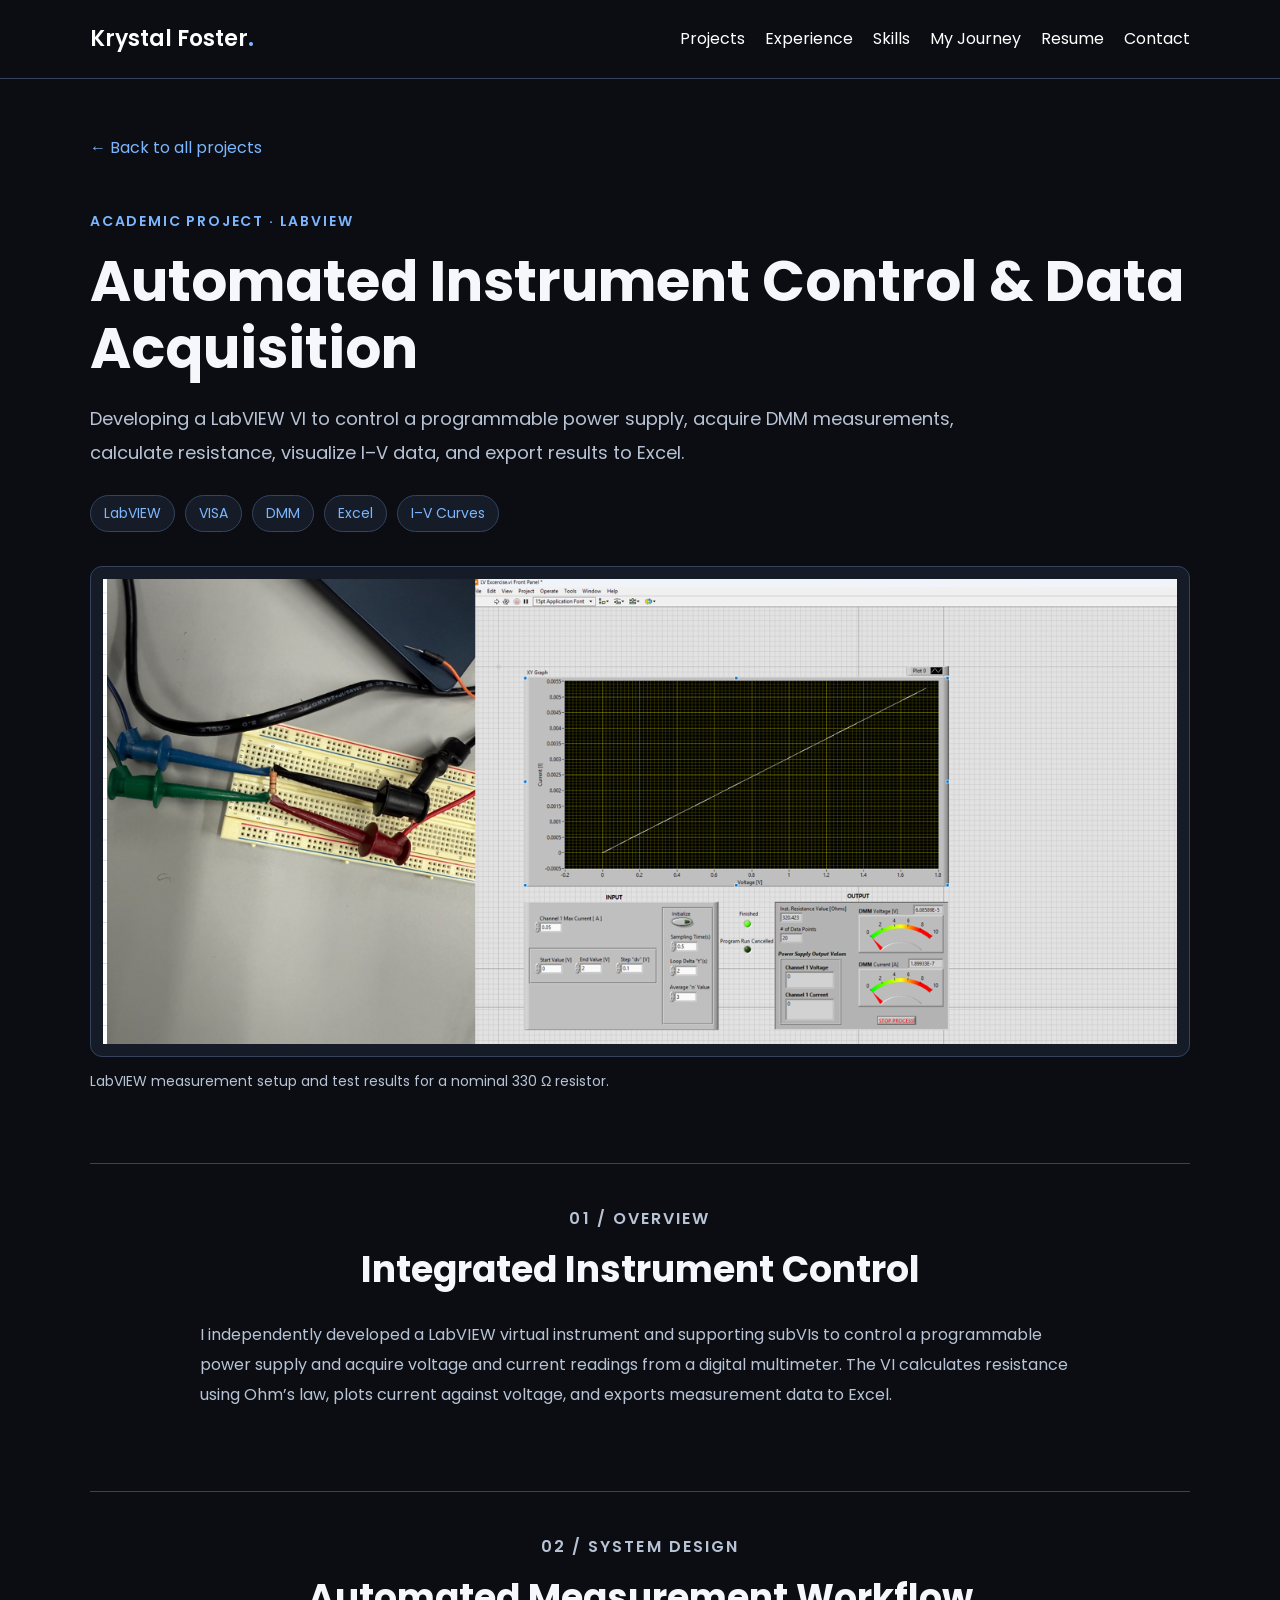
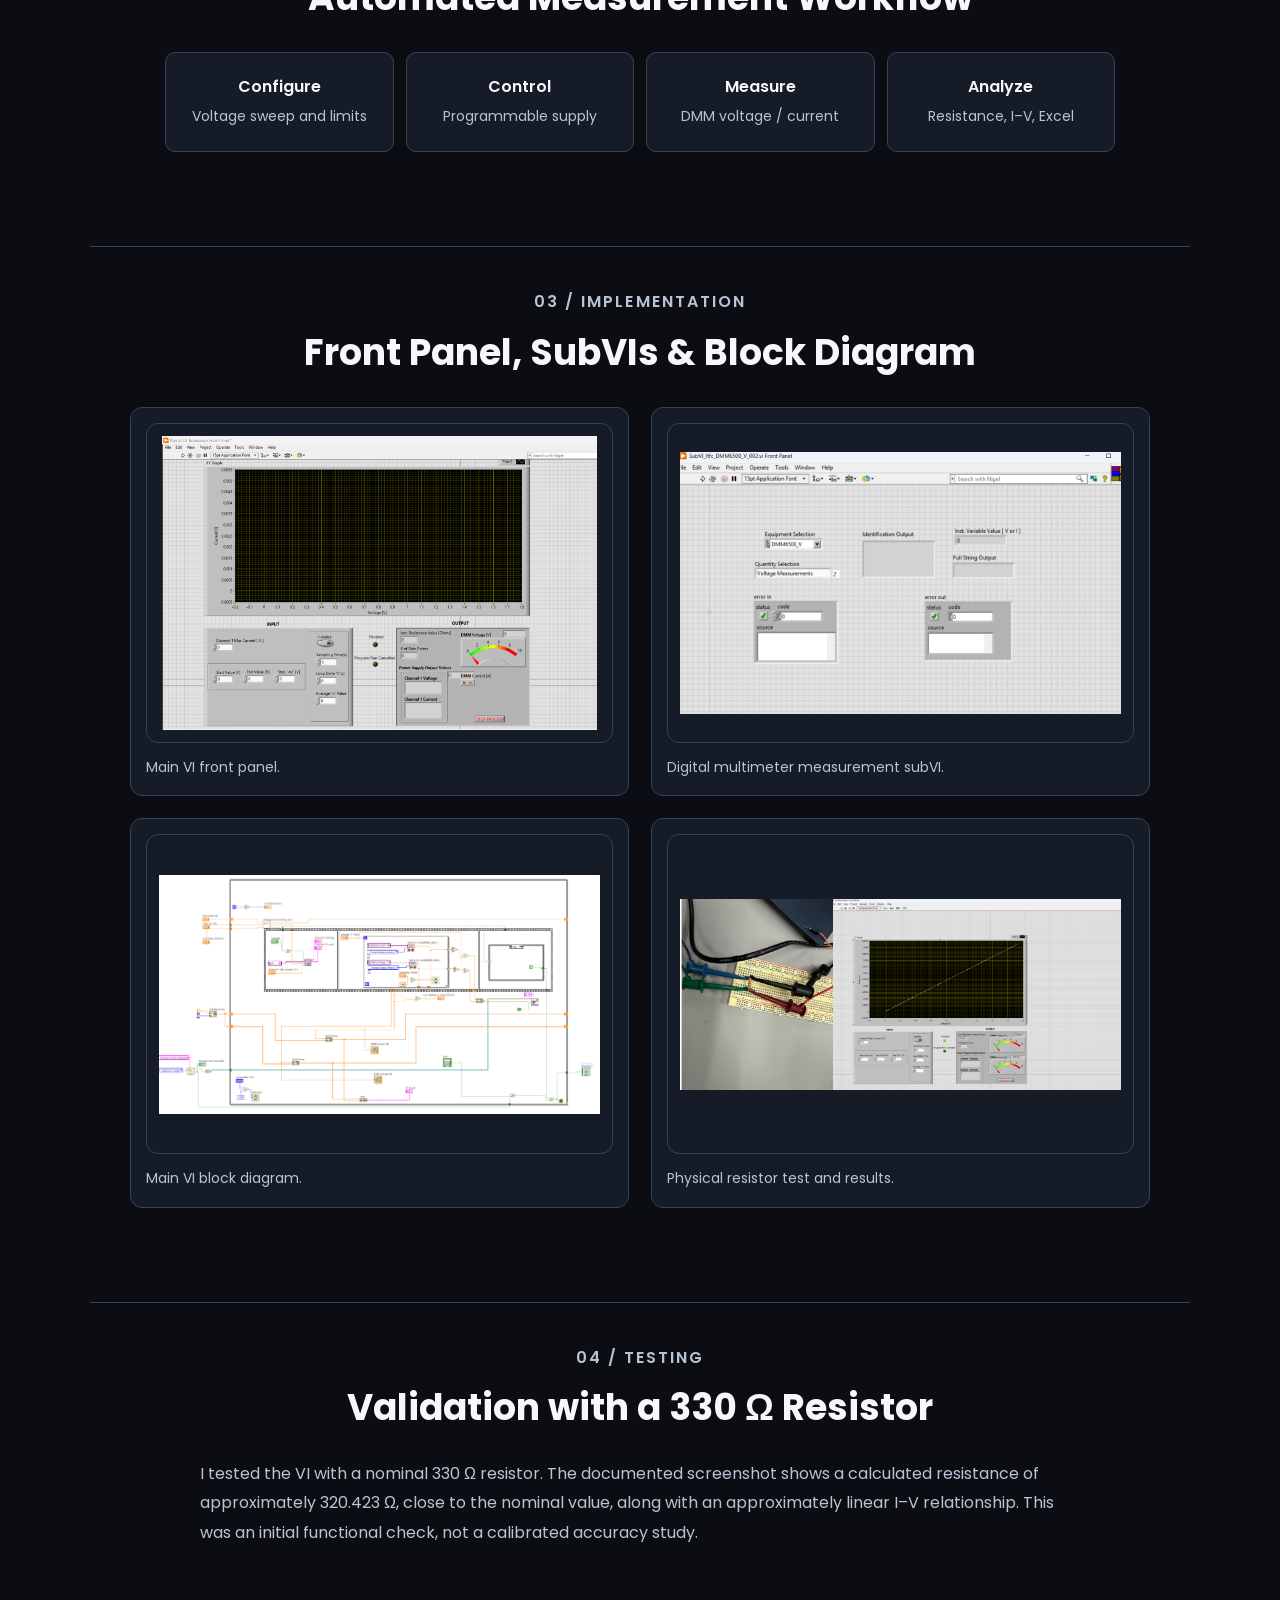
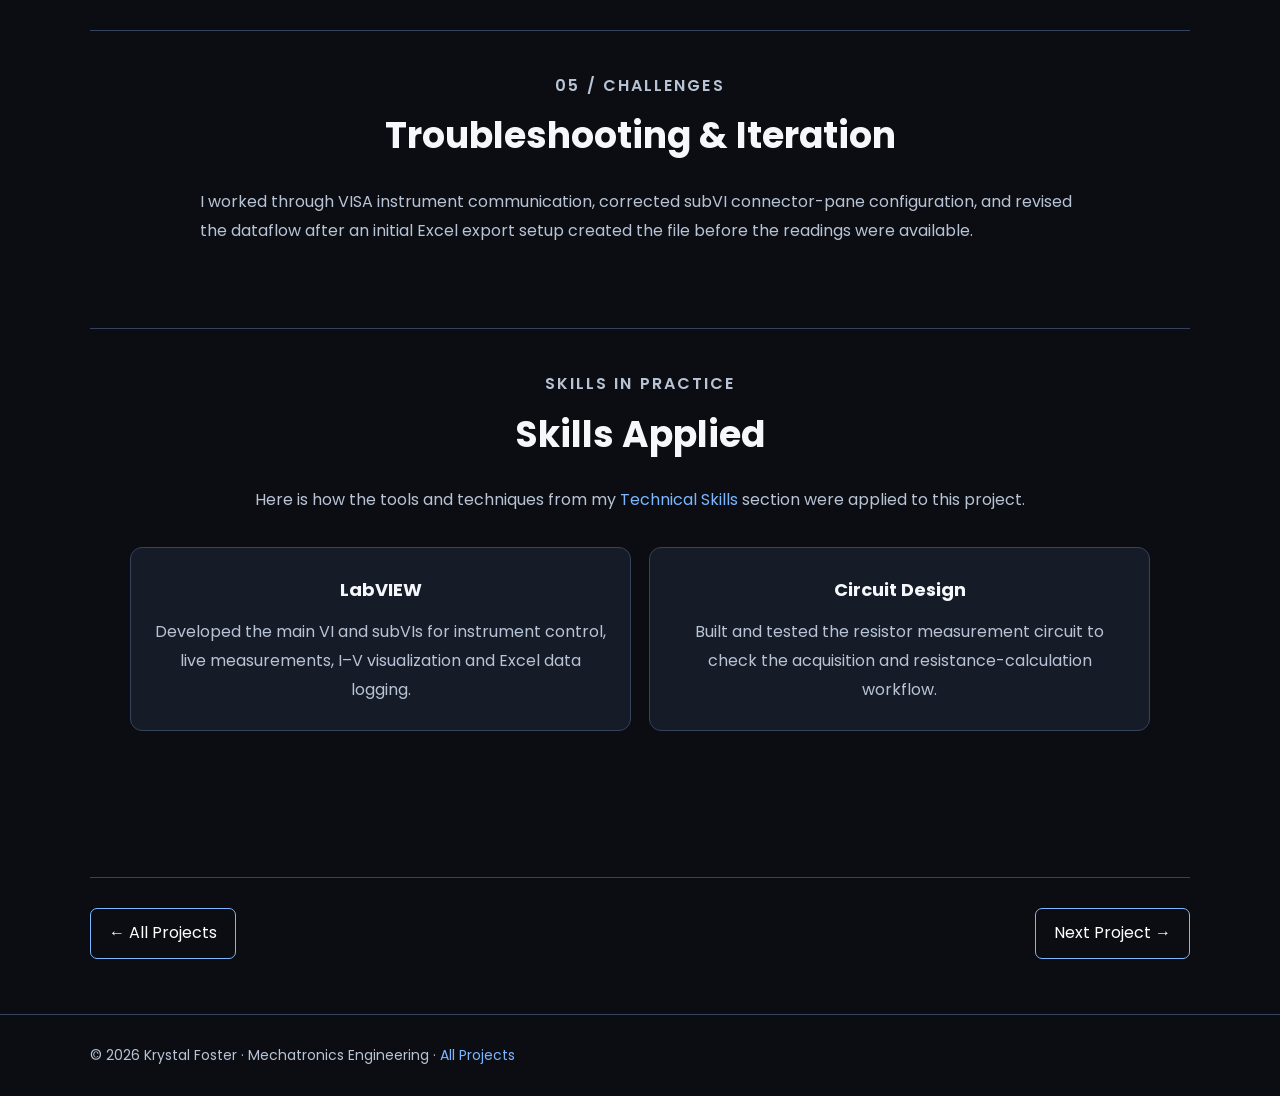
<file: projects/labview-interface.html>
<!DOCTYPE html>
<html lang="en"><head><meta charset="utf-8"/><meta content="width=device-width,initial-scale=1" name="viewport"/><meta content="LabVIEW Instrument Control — Krystal Foster engineering portfolio" name="description"/><title>LabVIEW Instrument Control | Krystal Foster</title><link href="https://fonts.googleapis.com" rel="preconnect"/><link href="https://fonts.gstatic.com" rel="preconnect"/><link href="https://fonts.googleapis.com/css2?family=Poppins:wght@400;500;600;700&amp;display=swap" rel="stylesheet"/><link href="project.css" rel="stylesheet"/></head><body class="project-page"><header class="nav"><nav aria-label="Main navigation" class="wrap nav-inner"><a class="brand" href="../index.html">Krystal Foster<span style="color:var(--blue)">.</span></a><div class="nav-links"><a href="../index.html#projects">Projects</a><a href="../index.html#experience">Experience</a><a href="../index.html#skills">Skills</a><a href="../index.html#journey">My Journey</a><a href="../index.html#resume">Resume</a><a href="../index.html#contact">Contact</a></div></nav></header><main><section class="wrap project-hero"><a class="back-link" href="../index.html#projects">← Back to all projects</a><p class="eyebrow">ACADEMIC PROJECT · LABVIEW</p><h1>Automated Instrument Control &amp; Data Acquisition</h1><p class="lead">Developing a LabVIEW VI to control a programmable power supply, acquire DMM measurements, calculate resistance, visualize I–V data, and export results to Excel.</p><div class="tags"><span class="tag">LabVIEW</span><span class="tag">VISA</span><span class="tag">DMM</span><span class="tag">Excel</span><span class="tag">I–V Curves</span></div><figure><img alt="LabVIEW measurement setup and test results for a nominal 330 Ω resistor." class="hero-img" loading="lazy" src="../images/labview/test-setup.png"/><figcaption>LabVIEW measurement setup and test results for a nominal 330 Ω resistor.</figcaption></figure></section><div class="wrap case-sections"><!-- SKILLS APPLIED: Keep these names consistent with the Technical Skills section on index.html. Edit the descriptions to reflect your actual contributions. --><section class="panel"><p class="num">01 / OVERVIEW</p><h2>Integrated Instrument Control</h2><p>I independently developed a LabVIEW virtual instrument and supporting subVIs to control a programmable power supply and acquire voltage and current readings from a digital multimeter. The VI calculates resistance using Ohm’s law, plots current against voltage, and exports measurement data to Excel.</p></section><section class="panel"><p class="num">02 / SYSTEM DESIGN</p><h2>Automated Measurement Workflow</h2><div class="flow"><div>Configure<br/><small>Voltage sweep and limits</small></div><div>Control<br/><small>Programmable supply</small></div><div>Measure<br/><small>DMM voltage / current</small></div><div>Analyze<br/><small>Resistance, I–V, Excel</small></div></div></section><section class="panel"><p class="num">03 / IMPLEMENTATION</p><h2>Front Panel, SubVIs &amp; Block Diagram</h2><div class="gallery"><figure><img alt="LabVIEW VI front panel" class="" loading="lazy" src="../images/labview/front-panel.png"/><figcaption>Main VI front panel.</figcaption></figure><figure><img alt="LabVIEW DMM subVI" class="" loading="lazy" src="../images/labview/dmm-subvi.png"/><figcaption>Digital multimeter measurement subVI.</figcaption></figure><figure><img alt="LabVIEW main block diagram" class="" loading="lazy" src="../images/labview/block-diagram.png"/><figcaption>Main VI block diagram.</figcaption></figure><figure><img alt="Resistor testing and I–V results" class="" loading="lazy" src="../images/labview/test-setup.png"/><figcaption>Physical resistor test and results.</figcaption></figure></div></section><section class="panel"><p class="num">04 / TESTING</p><h2>Validation with a 330 Ω Resistor</h2><p>I tested the VI with a nominal 330 Ω resistor. The documented screenshot shows a calculated resistance of approximately 320.423 Ω, close to the nominal value, along with an approximately linear I–V relationship. This was an initial functional check, not a calibrated accuracy study.</p></section><section class="panel"><p class="num">05 / CHALLENGES</p><h2>Troubleshooting &amp; Iteration</h2><p>I worked through VISA instrument communication, corrected subVI connector-pane configuration, and revised the dataflow after an initial Excel export setup created the file before the readings were available.</p></section><section aria-labelledby="skills-applied-title" class="panel skills-applied"><p class="num">SKILLS IN PRACTICE</p><h2 id="skills-applied-title">Skills Applied</h2><p class="skills-intro">Here is how the tools and techniques from my <a href="../index.html#skills">Technical Skills</a> section were applied to this project.</p><div class="applied-skills-grid"><article class="applied-skill"><h3>LabVIEW</h3><p>Developed the main VI and subVIs for instrument control, live measurements, I–V visualization and Excel data logging.</p></article><article class="applied-skill"><h3>Circuit Design</h3><p>Built and tested the resistor measurement circuit to check the acquisition and resistance-calculation workflow.</p></article></div></section></div><div class="wrap next-links"><a href="../index.html#projects">← All Projects</a><a href="fpga-lock.html">Next Project →</a></div></main><footer class="footer"><div class="wrap">© 2026 Krystal Foster · Mechatronics Engineering · <a href="../index.html#projects">All Projects</a></div></footer></body></html>
</file>
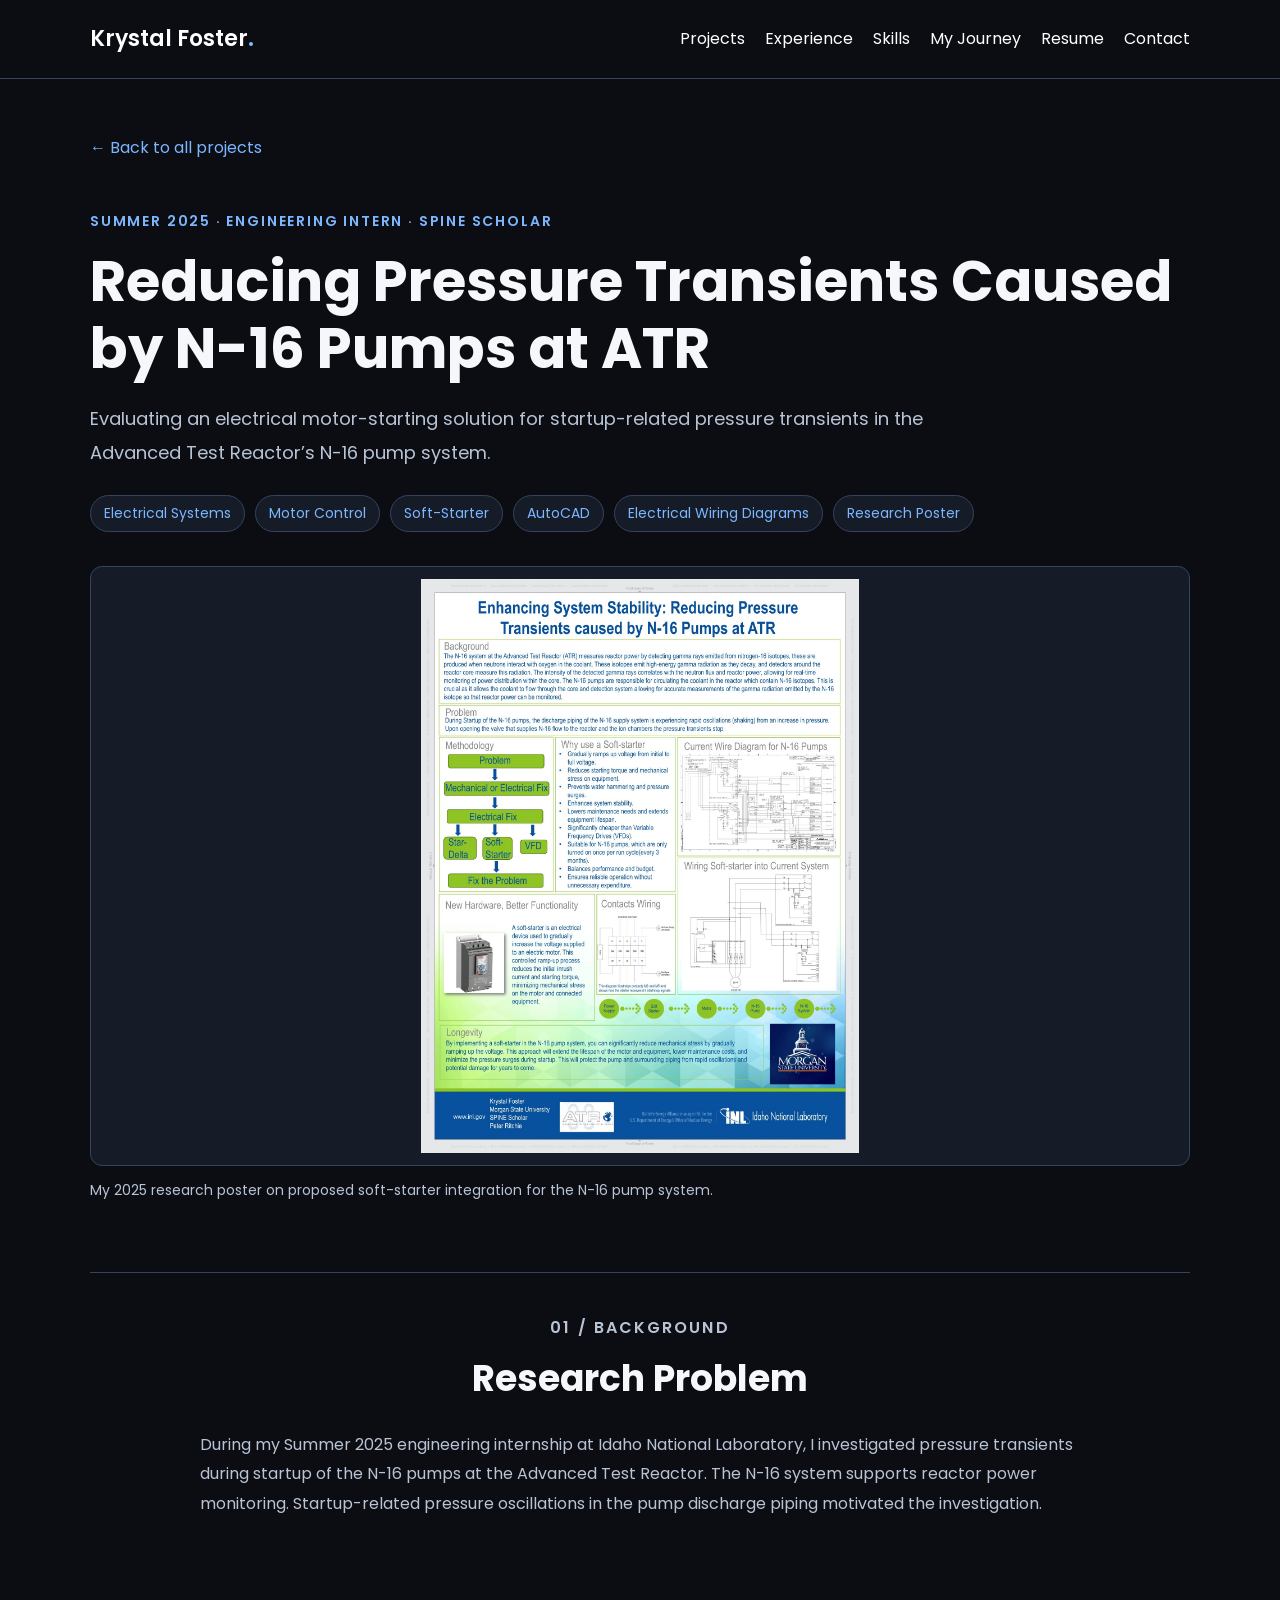
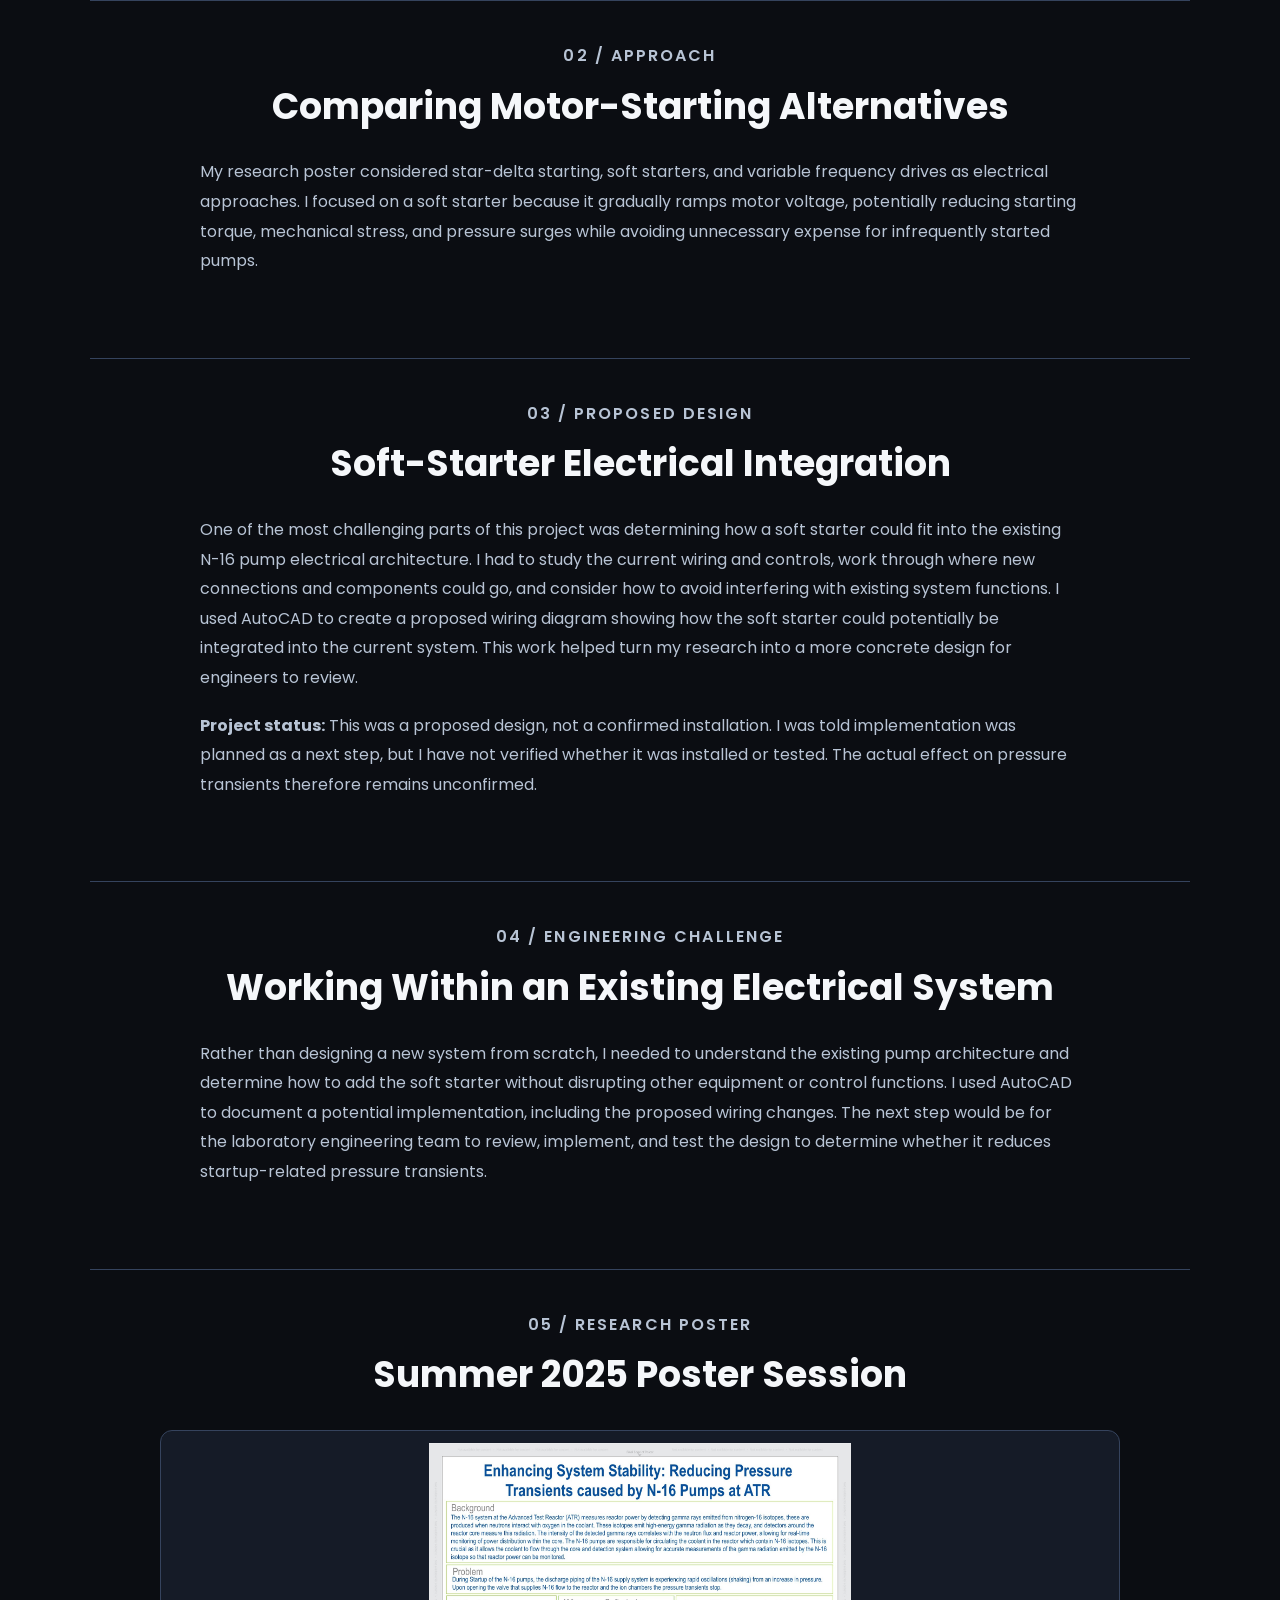
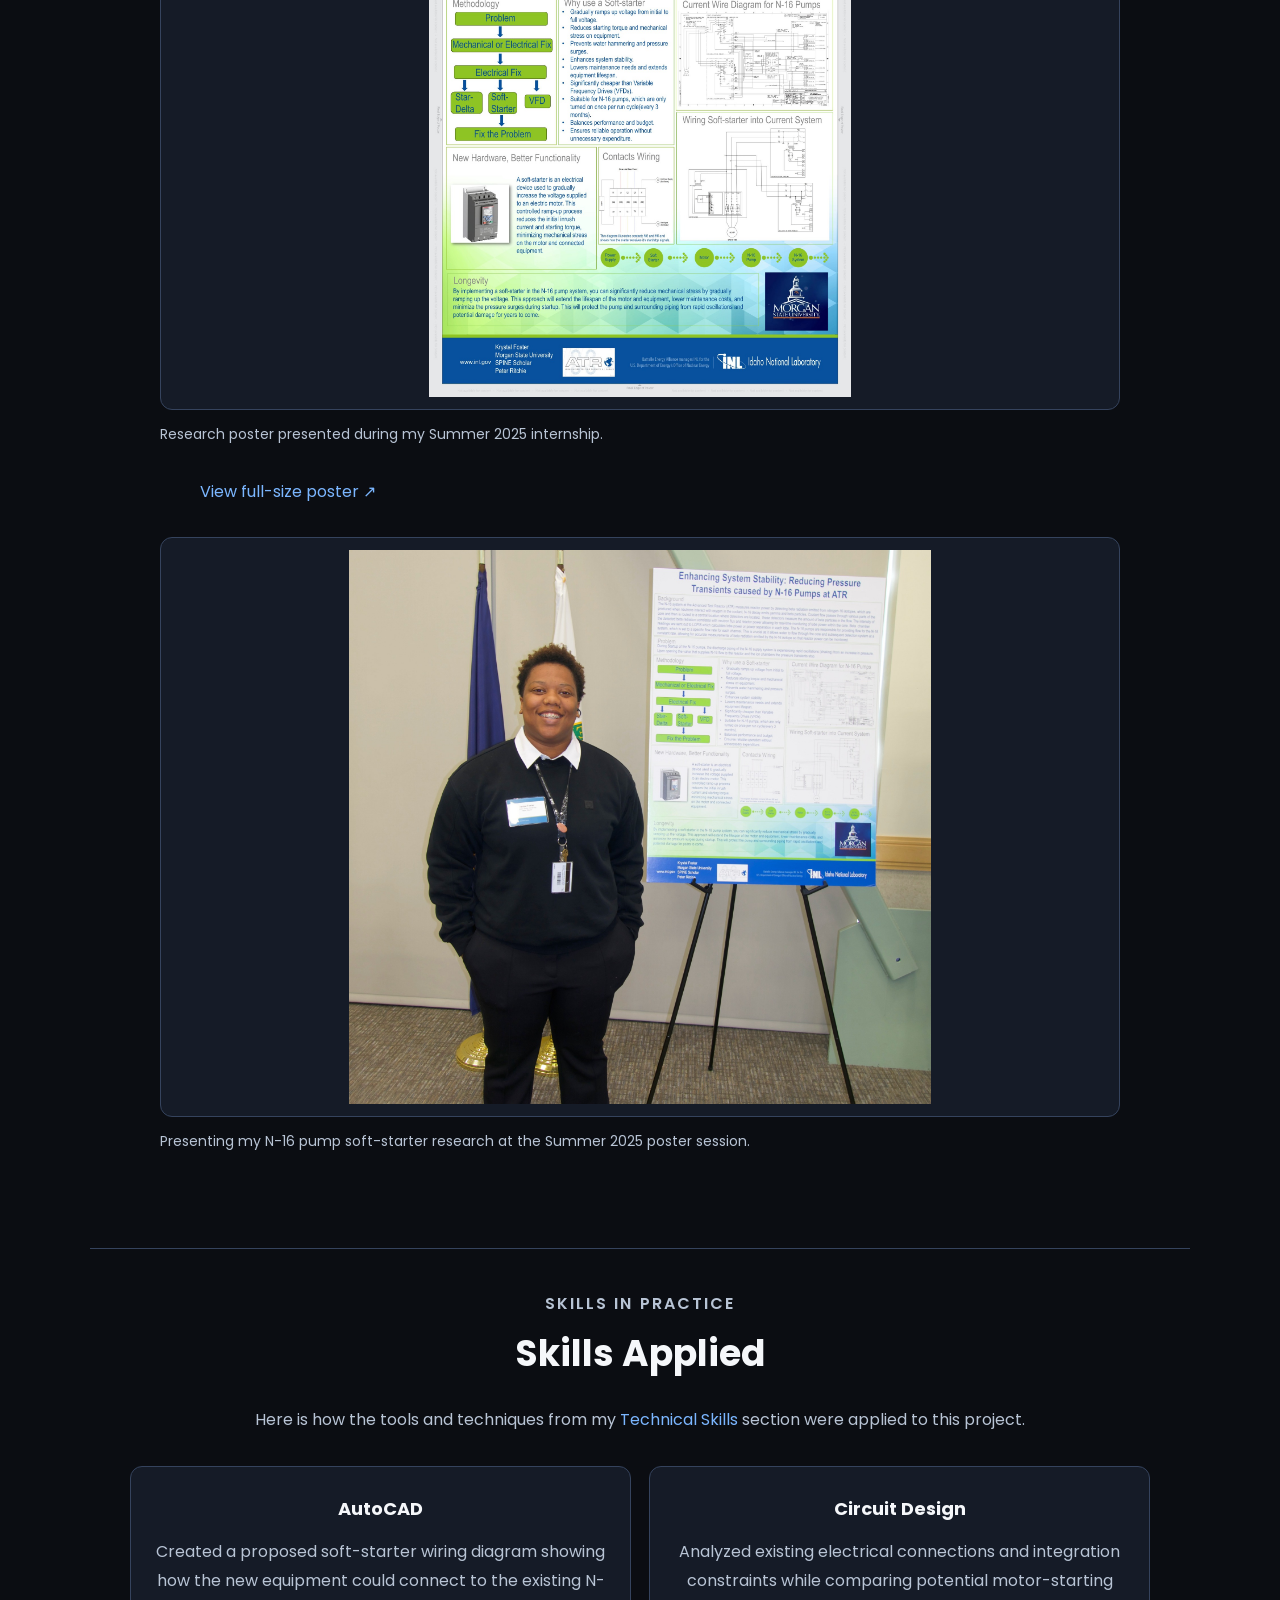
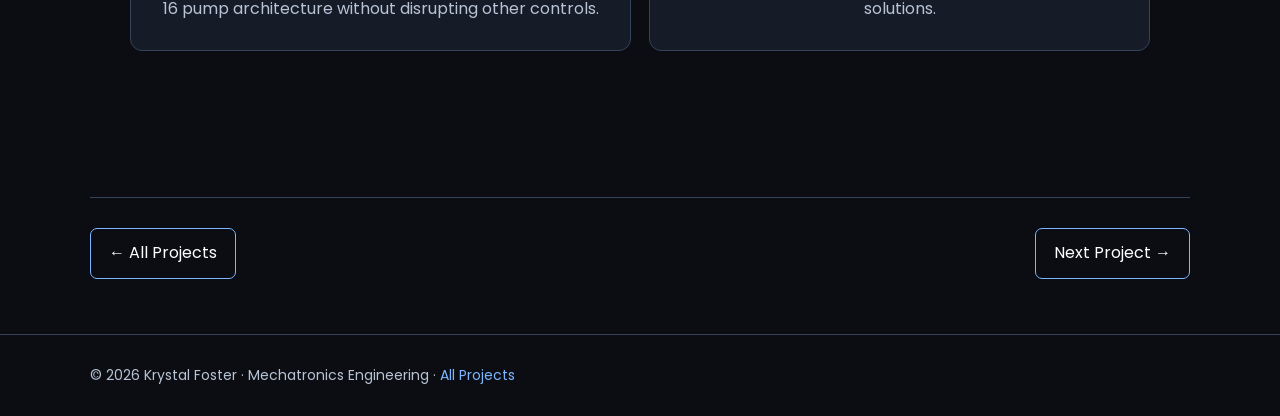
<file: projects/n16-pump-research.html>
<!DOCTYPE html>
<html lang="en"><head><meta charset="utf-8"/><meta content="width=device-width,initial-scale=1" name="viewport"/><meta content="2025 N-16 Pump Research — Krystal Foster engineering portfolio" name="description"/><title>2025 N-16 Pump Research | Krystal Foster</title><link href="https://fonts.googleapis.com" rel="preconnect"/><link href="https://fonts.gstatic.com" rel="preconnect"/><link href="https://fonts.googleapis.com/css2?family=Poppins:wght@400;500;600;700&amp;display=swap" rel="stylesheet"/><link href="project.css" rel="stylesheet"/></head><body class="project-page"><header class="nav"><nav aria-label="Main navigation" class="wrap nav-inner"><a class="brand" href="../index.html">Krystal Foster<span style="color:var(--blue)">.</span></a><div class="nav-links"><a href="../index.html#projects">Projects</a><a href="../index.html#experience">Experience</a><a href="../index.html#skills">Skills</a><a href="../index.html#journey">My Journey</a><a href="../index.html#resume">Resume</a><a href="../index.html#contact">Contact</a></div></nav></header><main><section class="wrap project-hero"><a class="back-link" href="../index.html#projects">← Back to all projects</a><p class="eyebrow">SUMMER 2025 · ENGINEERING INTERN · SPINE SCHOLAR</p><h1>Reducing Pressure Transients Caused by N-16 Pumps at ATR</h1><p class="lead">Evaluating an electrical motor-starting solution for startup-related pressure transients in the Advanced Test Reactor’s N-16 pump system.</p><div class="tags"><span class="tag">Electrical Systems</span><span class="tag">Motor Control</span><span class="tag">Soft-Starter</span><span class="tag">AutoCAD</span><span class="tag">Electrical Wiring Diagrams</span><span class="tag">Research Poster</span></div><figure><img alt="My 2025 research poster on proposed soft-starter integration for the N-16 pump system." class="hero-img" loading="lazy" src="../images/research/2025-poster.jpg"/><figcaption>My 2025 research poster on proposed soft-starter integration for the N-16 pump system.</figcaption></figure></section><div class="wrap case-sections"><!-- SKILLS APPLIED: Keep these names consistent with the Technical Skills section on index.html. Edit the descriptions to reflect your actual contributions. --><section class="panel"><p class="num">01 / BACKGROUND</p><h2>Research Problem</h2><p>During my Summer 2025 engineering internship at Idaho National Laboratory, I investigated pressure transients during startup of the N-16 pumps at the Advanced Test Reactor. The N-16 system supports reactor power monitoring. Startup-related pressure oscillations in the pump discharge piping motivated the investigation.</p></section><section class="panel"><p class="num">02 / APPROACH</p><h2>Comparing Motor-Starting Alternatives</h2><p>My research poster considered star-delta starting, soft starters, and variable frequency drives as electrical approaches. I focused on a soft starter because it gradually ramps motor voltage, potentially reducing starting torque, mechanical stress, and pressure surges while avoiding unnecessary expense for infrequently started pumps.</p></section><section class="panel"><p class="num">03 / PROPOSED DESIGN</p><h2>Soft-Starter Electrical Integration</h2><p>One of the most challenging parts of this project was determining how a soft starter could fit into the existing N-16 pump electrical architecture. I had to study the current wiring and controls, work through where new connections and components could go, and consider how to avoid interfering with existing system functions. I used AutoCAD to create a proposed wiring diagram showing how the soft starter could potentially be integrated into the current system. This work helped turn my research into a more concrete design for engineers to review.</p><p class="note"><strong>Project status:</strong> This was a proposed design, not a confirmed installation. I was told implementation was planned as a next step, but I have not verified whether it was installed or tested. The actual effect on pressure transients therefore remains unconfirmed.</p></section><section class="panel"><p class="num">04 / ENGINEERING CHALLENGE</p><h2>Working Within an Existing Electrical System</h2><p>Rather than designing a new system from scratch, I needed to understand the existing pump architecture and determine how to add the soft starter without disrupting other equipment or control functions. I used AutoCAD to document a potential implementation, including the proposed wiring changes. The next step would be for the laboratory engineering team to review, implement, and test the design to determine whether it reduces startup-related pressure transients.</p><!-- AUTOCAD DIAGRAM: If you have an export of your AutoCAD wiring diagram that is approved for public release, add it to images/research/ and insert an image here. Do not upload controlled or nonpublic laboratory diagrams. --></section><section class="panel"><p class="num">05 / RESEARCH POSTER</p><h2>Summer 2025 Poster Session</h2><figure><img alt="Full research poster showing the problem, methods, diagrams, and proposed soft-starter solution" class="hero-img tall" loading="lazy" src="../images/research/2025-poster.jpg"/><figcaption>Research poster presented during my Summer 2025 internship.</figcaption></figure><p><a class="btn" href="../images/research/2025-poster.jpg" rel="noopener" target="_blank">View full-size poster ↗</a></p><!-- POSTER SESSION PHOTO: Replace the file below if you want to use another photo from the session. -->
<figure class="poster-session-photo"><img alt="Krystal Foster standing beside her N-16 pump research poster at the 2025 poster session" class="hero-img" loading="lazy" src="../images/research/2025-poster-session.jpeg"/><figcaption>Presenting my N-16 pump soft-starter research at the Summer 2025 poster session.</figcaption></figure></section><section aria-labelledby="skills-applied-title" class="panel skills-applied"><p class="num">SKILLS IN PRACTICE</p><h2 id="skills-applied-title">Skills Applied</h2><p class="skills-intro">Here is how the tools and techniques from my <a href="../index.html#skills">Technical Skills</a> section were applied to this project.</p><div class="applied-skills-grid"><article class="applied-skill"><h3>AutoCAD</h3><p>Created a proposed soft-starter wiring diagram showing how the new equipment could connect to the existing N-16 pump architecture without disrupting other controls.</p></article><article class="applied-skill"><h3>Circuit Design</h3><p>Analyzed existing electrical connections and integration constraints while comparing potential motor-starting solutions.</p></article></div></section></div><div class="wrap next-links"><a href="../index.html#projects">← All Projects</a><a href="labview-interface.html">Next Project →</a></div></main><footer class="footer"><div class="wrap">© 2026 Krystal Foster · Mechatronics Engineering · <a href="../index.html#projects">All Projects</a></div></footer></body></html>
</file>
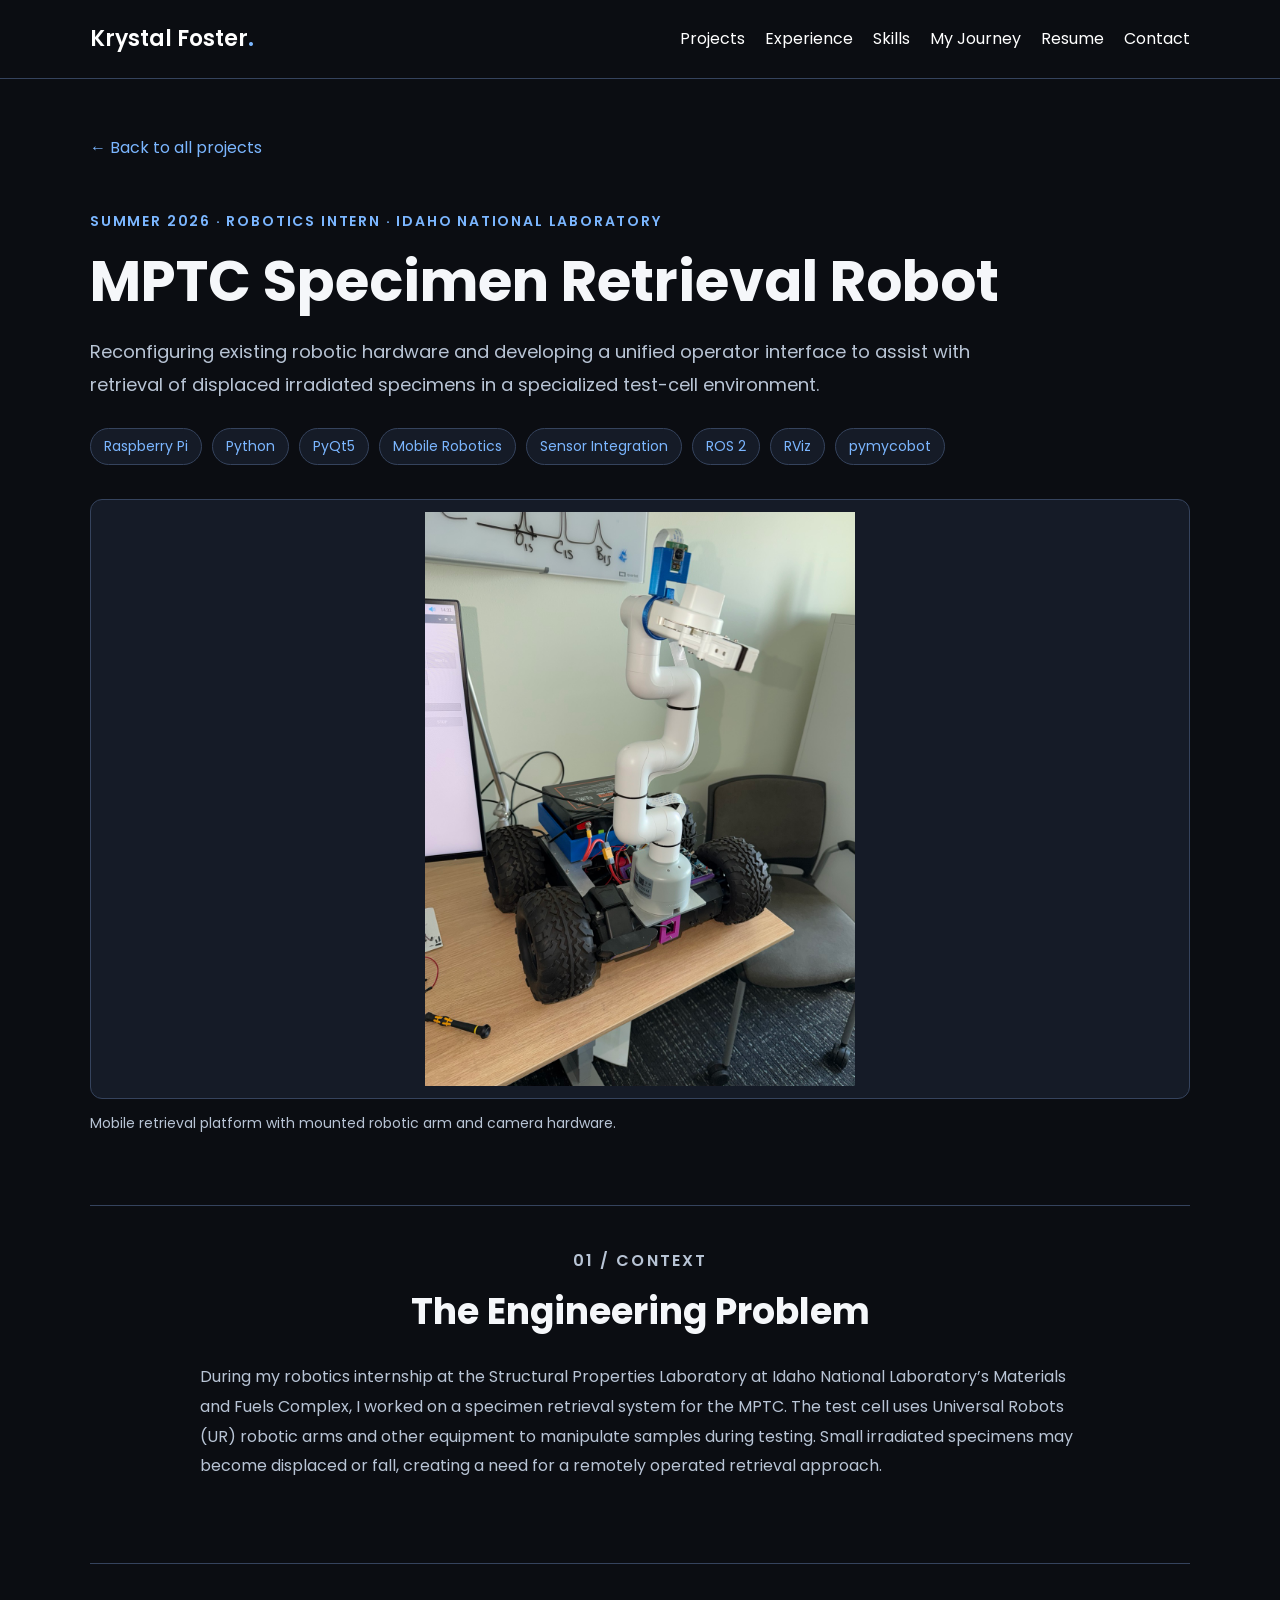
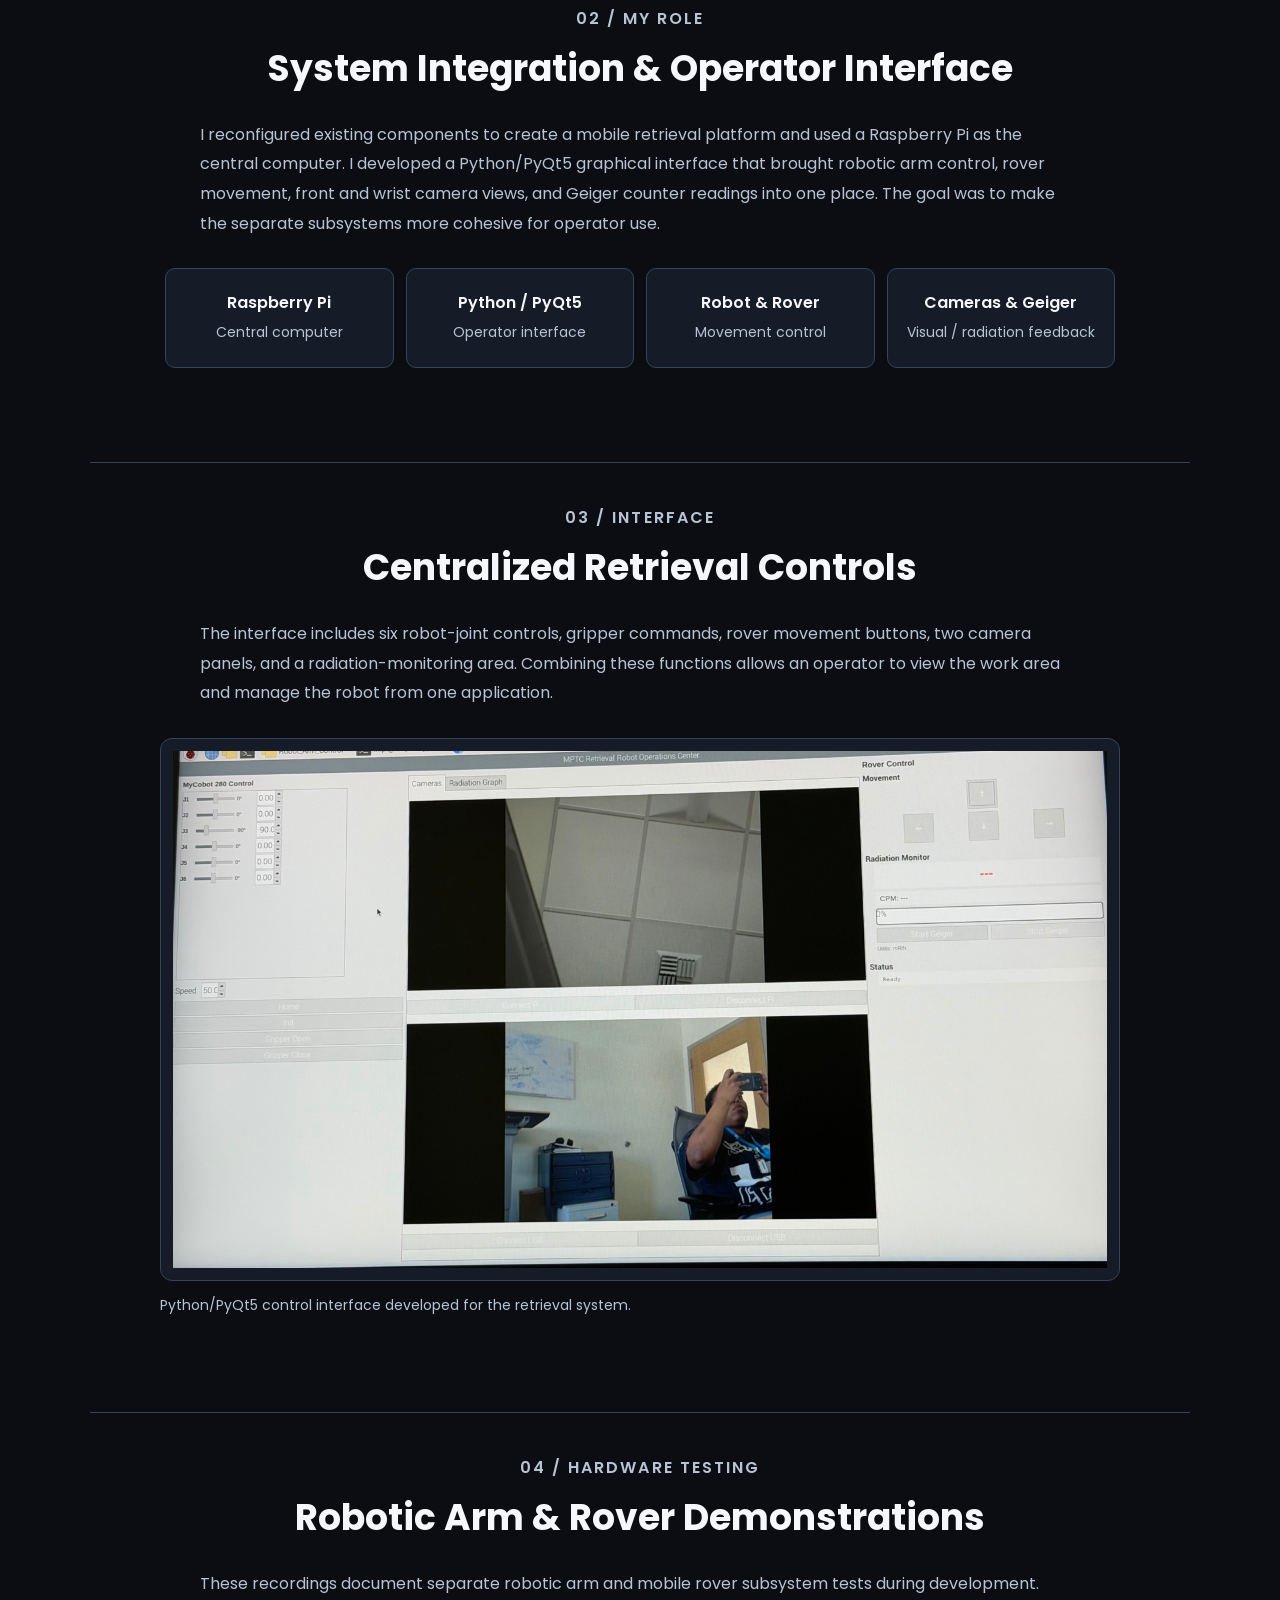
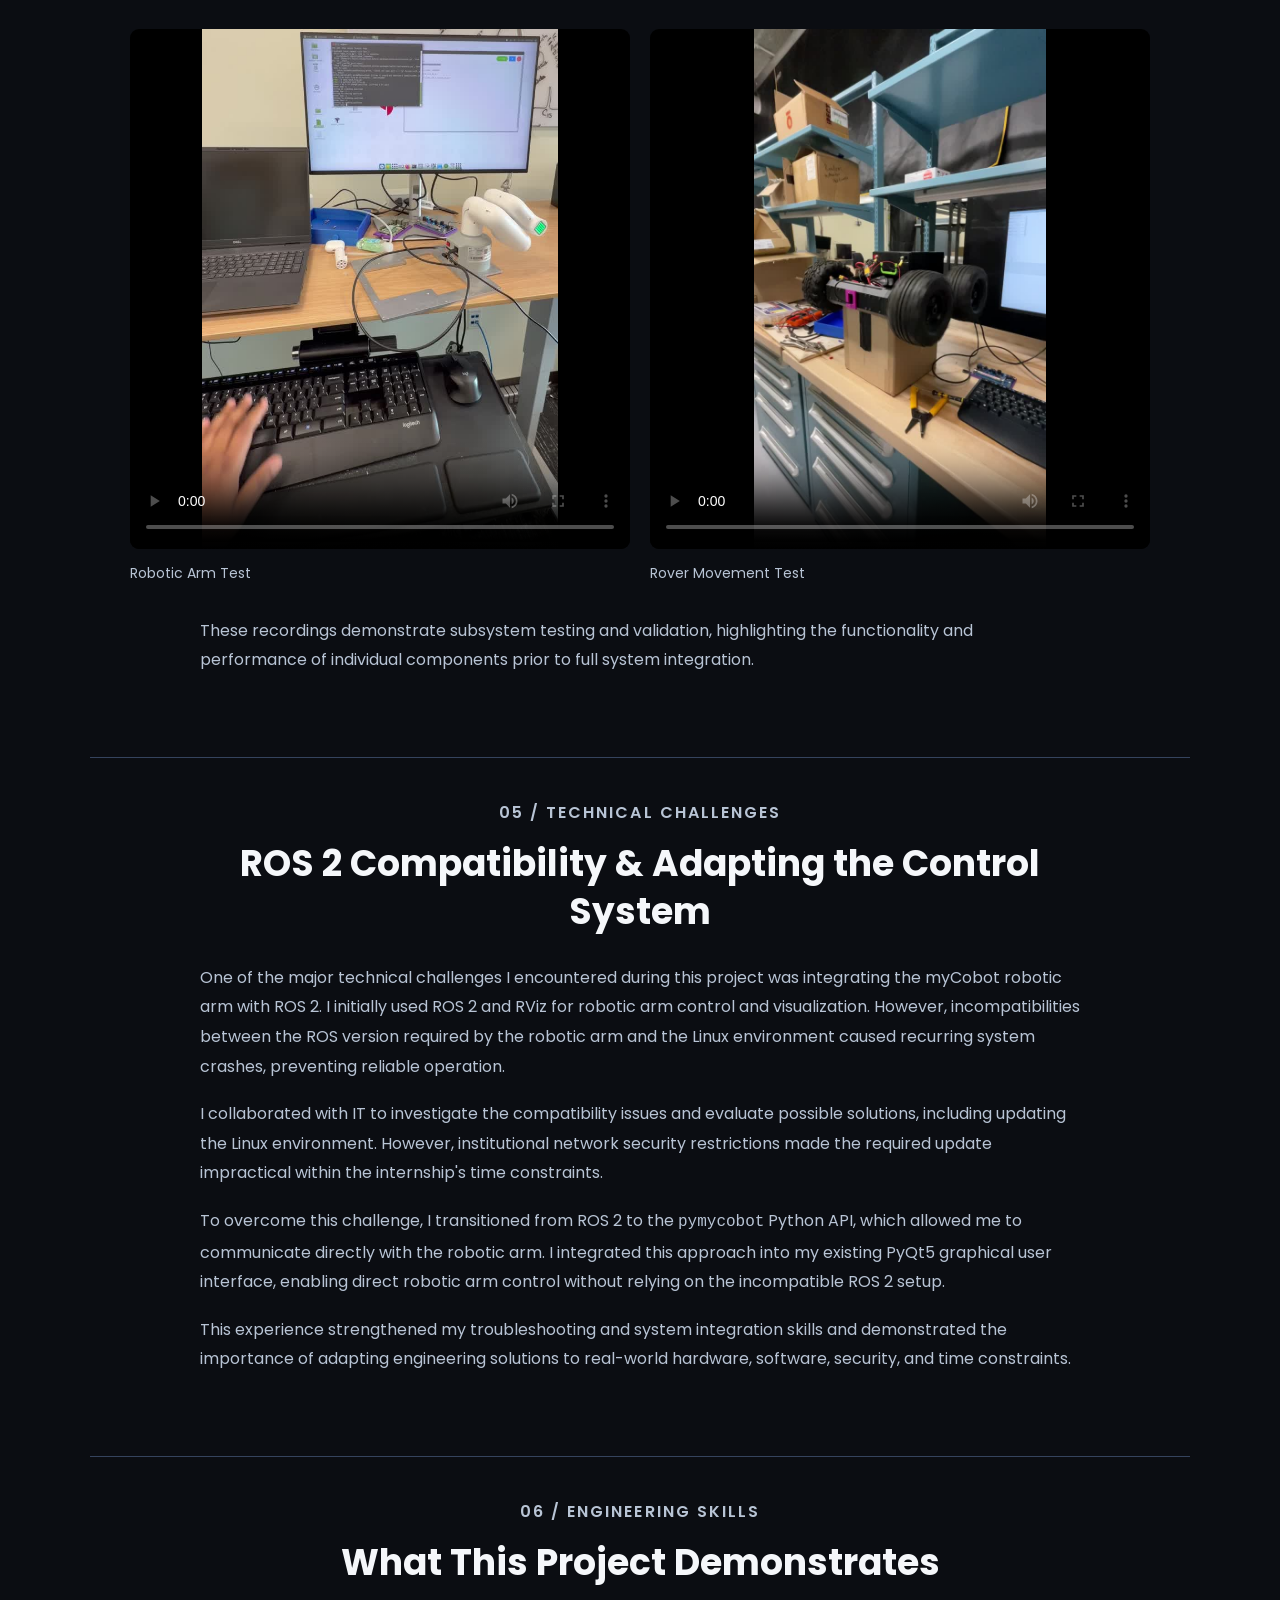
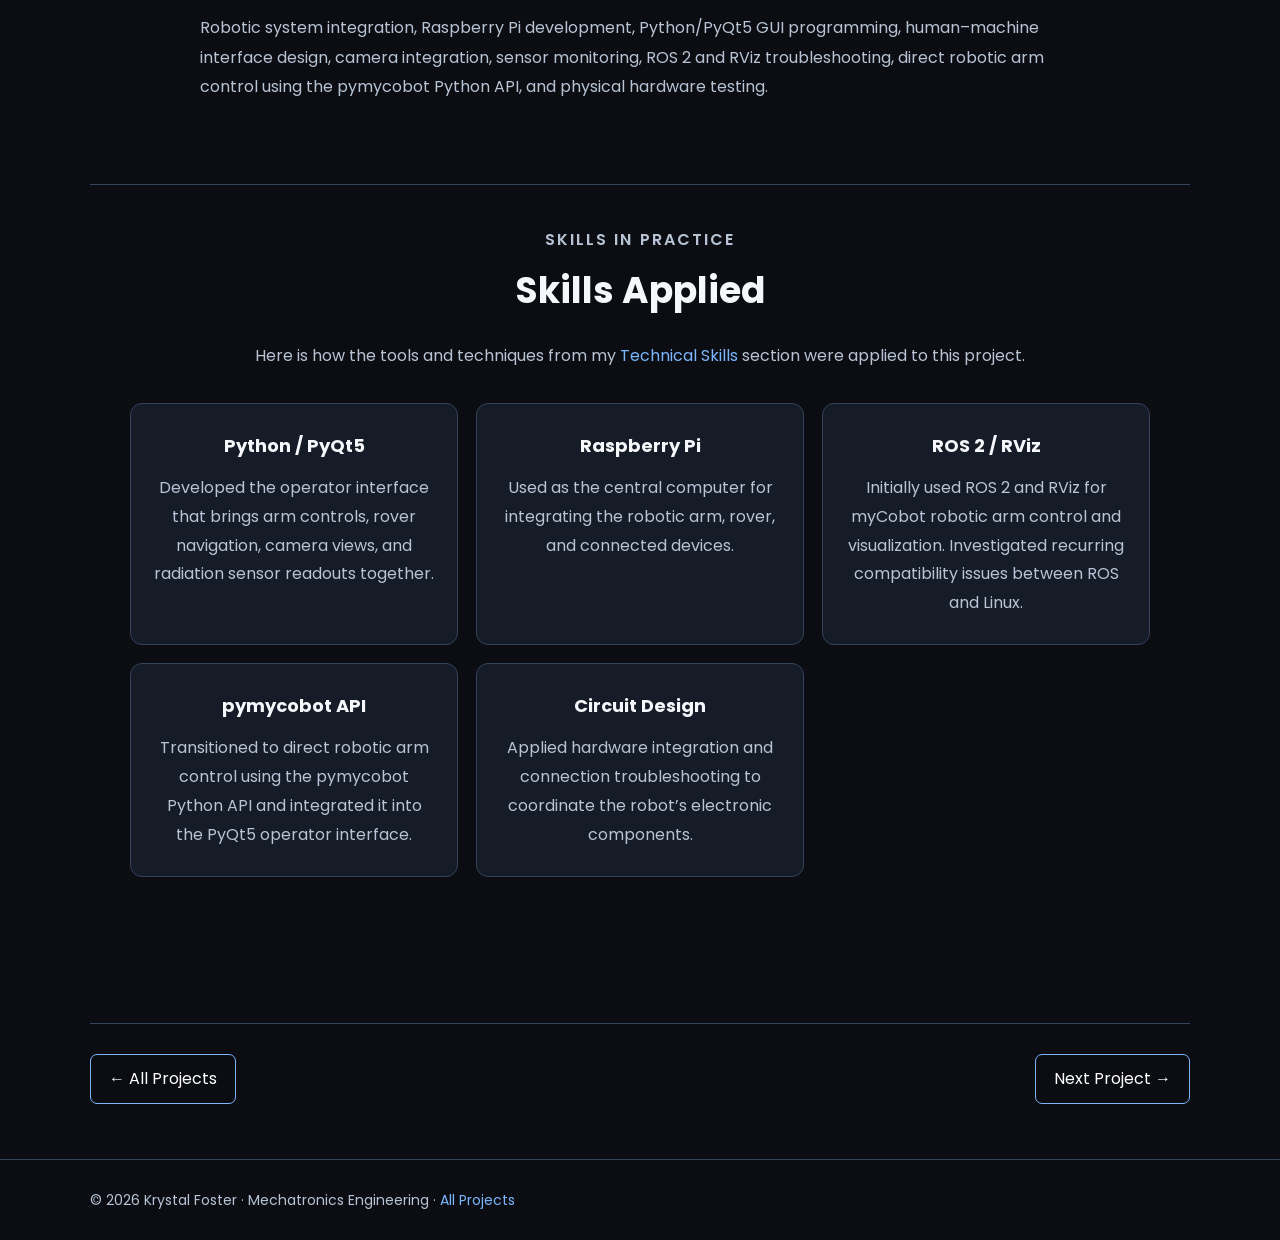
<file: projects/retrieval-robot.html>
<!DOCTYPE html>
<html lang="en">
<head>
  <meta charset="utf-8"/>
  <meta content="width=device-width, initial-scale=1" name="viewport"/>
  <meta
    content="MPTC Specimen Retrieval Robot — Krystal Foster engineering portfolio"
    name="description"
  />
  <title>MPTC Specimen Retrieval Robot | Krystal Foster</title>

  <link href="https://fonts.googleapis.com" rel="preconnect"/>
  <link
    href="https://fonts.gstatic.com"
    rel="preconnect"
    crossorigin
  />
  <link
    href="https://fonts.googleapis.com/css2?family=Poppins:wght@400;500;600;700&amp;display=swap"
    rel="stylesheet"
  />
  <link href="project.css" rel="stylesheet"/>
</head>

<body class="project-page">

  <!-- NAVIGATION -->
  <header class="nav">
    <nav aria-label="Main navigation" class="wrap nav-inner">

      <a class="brand" href="../index.html">
        Krystal Foster<span style="color:var(--blue)">.</span>
      </a>

      <div class="nav-links">
        <a href="../index.html#projects">Projects</a>
        <a href="../index.html#experience">Experience</a>
        <a href="../index.html#skills">Skills</a>
        <a href="../index.html#journey">My Journey</a>
        <a href="../index.html#resume">Resume</a>
        <a href="../index.html#contact">Contact</a>
      </div>

    </nav>
  </header>

  <main>

    <!-- PROJECT HERO -->
    <section class="wrap project-hero">

      <a class="back-link" href="../index.html#projects">
        ← Back to all projects
      </a>

      <p class="eyebrow">
        SUMMER 2026 · ROBOTICS INTERN · IDAHO NATIONAL LABORATORY
      </p>

      <h1>MPTC Specimen Retrieval Robot</h1>

      <p class="lead">
        Reconfiguring existing robotic hardware and developing a
        unified operator interface to assist with retrieval of
        displaced irradiated specimens in a specialized test-cell
        environment.
      </p>

      <div class="tags">
        <span class="tag">Raspberry Pi</span>
        <span class="tag">Python</span>
        <span class="tag">PyQt5</span>
        <span class="tag">Mobile Robotics</span>
        <span class="tag">Sensor Integration</span>
        <span class="tag">ROS 2</span>
        <span class="tag">RViz</span>
        <span class="tag">pymycobot</span>
      </div>

      <figure>
        <img
          alt="Mobile retrieval platform with mounted robotic arm and camera hardware."
          class="hero-img"
          loading="lazy"
          src="../images/internship/retrieval-robot.jpeg"
        />
        <figcaption>
          Mobile retrieval platform with mounted robotic arm and
          camera hardware.
        </figcaption>
      </figure>

    </section>


    <div class="wrap case-sections">

      <!-- 01: CONTEXT -->
      <section class="panel">

        <p class="num">01 / CONTEXT</p>

        <h2>The Engineering Problem</h2>

        <p>
          During my robotics internship at the Structural Properties
          Laboratory at Idaho National Laboratory’s Materials and
          Fuels Complex, I worked on a specimen retrieval system
          for the MPTC. The test cell uses Universal Robots (UR)
          robotic arms and other equipment to manipulate samples
          during testing. Small irradiated specimens may become
          displaced or fall, creating a need for a remotely
          operated retrieval approach.
        </p>

      </section>


      <!-- 02: MY ROLE -->
      <section class="panel">

        <p class="num">02 / MY ROLE</p>

        <h2>System Integration &amp; Operator Interface</h2>

        <p>
          I reconfigured existing components to create a mobile
          retrieval platform and used a Raspberry Pi as the central
          computer. I developed a Python/PyQt5 graphical interface
          that brought robotic arm control, rover movement, front
          and wrist camera views, and Geiger counter readings into
          one place. The goal was to make the separate subsystems
          more cohesive for operator use.
        </p>

        <div class="flow">

          <div>
            Raspberry Pi<br/>
            <small>Central computer</small>
          </div>

          <div>
            Python / PyQt5<br/>
            <small>Operator interface</small>
          </div>

          <div>
            Robot &amp; Rover<br/>
            <small>Movement control</small>
          </div>

          <div>
            Cameras &amp; Geiger<br/>
            <small>Visual / radiation feedback</small>
          </div>

        </div>

      </section>


      <!-- 03: INTERFACE -->
      <section class="panel">

        <p class="num">03 / INTERFACE</p>

        <h2>Centralized Retrieval Controls</h2>

        <p>
          The interface includes six robot-joint controls, gripper
          commands, rover movement buttons, two camera panels,
          and a radiation-monitoring area. Combining these
          functions allows an operator to view the work area
          and manage the robot from one application.
        </p>

        <figure>
          <img
            alt="Screenshot of the PyQt5 interface with arm controls, camera views, rover controls, and radiation monitor"
            class="hero-img"
            loading="lazy"
            src="../images/internship/control-interface.jpeg"
          />

          <figcaption>
            Python/PyQt5 control interface developed for
            the retrieval system.
          </figcaption>
        </figure>

      </section>


      <!-- 04: HARDWARE TESTING -->
      <section class="panel">

        <p class="num">04 / HARDWARE TESTING</p>

        <h2>Robotic Arm &amp; Rover Demonstrations</h2>

        <p>
          These recordings document separate robotic arm and
          mobile rover subsystem tests during development.
        </p>

        <div class="video-grid">

          <!-- ROBOTIC ARM VIDEO -->
          <figure class="portfolio-video">

            <video
              controls
              playsinline
              poster="../images/video-posters/robot-arm-test.mp4.jpg"
              preload="metadata"
            >
              <source
                src="../videos/robot-arm-test.mp4"
                type="video/mp4"
              />
              Your browser does not support HTML5 video.
            </video>

            <figcaption>Robotic Arm Test</figcaption>

          </figure>


          <!-- ROVER VIDEO -->
          <figure class="portfolio-video">

            <video
              controls
              playsinline
              poster="../images/video-posters/rover-test.mp4.jpg"
              preload="metadata"
            >
              <source
                src="../videos/rover-test.mp4"
                type="video/mp4"
              />
              Your browser does not support HTML5 video.
            </video>

            <figcaption>Rover Movement Test</figcaption>

          </figure>

        </div>

        <p class="note">
          These recordings demonstrate subsystem testing and
          validation, highlighting the functionality and
          performance of individual components prior to full
          system integration.
        </p>

      </section>


      <!-- 05: TECHNICAL CHALLENGES -->
      <section class="panel">

        <p class="num">05 / TECHNICAL CHALLENGES</p>

        <h2>ROS 2 Compatibility &amp; Adapting the Control System</h2>

        <p>
          One of the major technical challenges I encountered during
          this project was integrating the myCobot robotic arm with
          ROS 2. I initially used ROS 2 and RViz for robotic arm
          control and visualization. However, incompatibilities
          between the ROS version required by the robotic arm
          and the Linux environment caused recurring system
          crashes, preventing reliable operation.
        </p>

        <p>
          I collaborated with IT to investigate the compatibility
          issues and evaluate possible solutions, including updating
          the Linux environment. However, institutional network
          security restrictions made the required update impractical
          within the internship's time constraints.
        </p>

        <p>
          To overcome this challenge, I transitioned from ROS 2
          to the <code>pymycobot</code> Python API, which allowed
          me to communicate directly with the robotic arm.
          I integrated this approach into my existing PyQt5
          graphical user interface, enabling direct robotic
          arm control without relying on the incompatible
          ROS 2 setup.
        </p>

        <p>
          This experience strengthened my troubleshooting and
          system integration skills and demonstrated the importance
          of adapting engineering solutions to real-world hardware,
          software, security, and time constraints.
        </p>

      </section>


      <!-- 06: ENGINEERING SKILLS -->
      <section class="panel">

        <p class="num">06 / ENGINEERING SKILLS</p>

        <h2>What This Project Demonstrates</h2>

        <p>
          Robotic system integration, Raspberry Pi development,
          Python/PyQt5 GUI programming, human–machine interface
          design, camera integration, sensor monitoring, ROS 2
          and RViz troubleshooting, direct robotic arm control
          using the pymycobot Python API, and physical hardware
          testing.
        </p>

      </section>


      <!-- SKILLS APPLIED -->
      <section
        aria-labelledby="skills-applied-title"
        class="panel skills-applied"
      >

        <p class="num">SKILLS IN PRACTICE</p>

        <h2 id="skills-applied-title">Skills Applied</h2>

        <p class="skills-intro">
          Here is how the tools and techniques from my
          <a href="../index.html#skills">Technical Skills</a>
          section were applied to this project.
        </p>

        <div class="applied-skills-grid">

          <article class="applied-skill">

            <h3>Python / PyQt5</h3>

            <p>
              Developed the operator interface that brings
              arm controls, rover navigation, camera views,
              and radiation sensor readouts together.
            </p>

          </article>


          <article class="applied-skill">

            <h3>Raspberry Pi</h3>

            <p>
              Used as the central computer for integrating
              the robotic arm, rover, and connected devices.
            </p>

          </article>


          <article class="applied-skill">

            <h3>ROS 2 / RViz</h3>

            <p>
              Initially used ROS 2 and RViz for myCobot
              robotic arm control and visualization.
              Investigated recurring compatibility issues
              between ROS and Linux.
            </p>

          </article>


          <article class="applied-skill">

            <h3>pymycobot API</h3>

            <p>
              Transitioned to direct robotic arm control
              using the pymycobot Python API and integrated
              it into the PyQt5 operator interface.
            </p>

          </article>


          <article class="applied-skill">

            <h3>Circuit Design</h3>

            <p>
              Applied hardware integration and connection
              troubleshooting to coordinate the robot’s
              electronic components.
            </p>

          </article>

        </div>

      </section>

    </div>


    <!-- PROJECT NAVIGATION -->
    <div class="wrap next-links">

      <a href="../index.html#projects">
        ← All Projects
      </a>

      <a href="robotic-jigs.html">
        Next Project →
      </a>

    </div>

  </main>


  <!-- FOOTER -->
  <footer class="footer">

    <div class="wrap">
      © 2026 Krystal Foster · Mechatronics Engineering ·
      <a href="../index.html#projects">All Projects</a>
    </div>

  </footer>

</body>
</html>
</file>
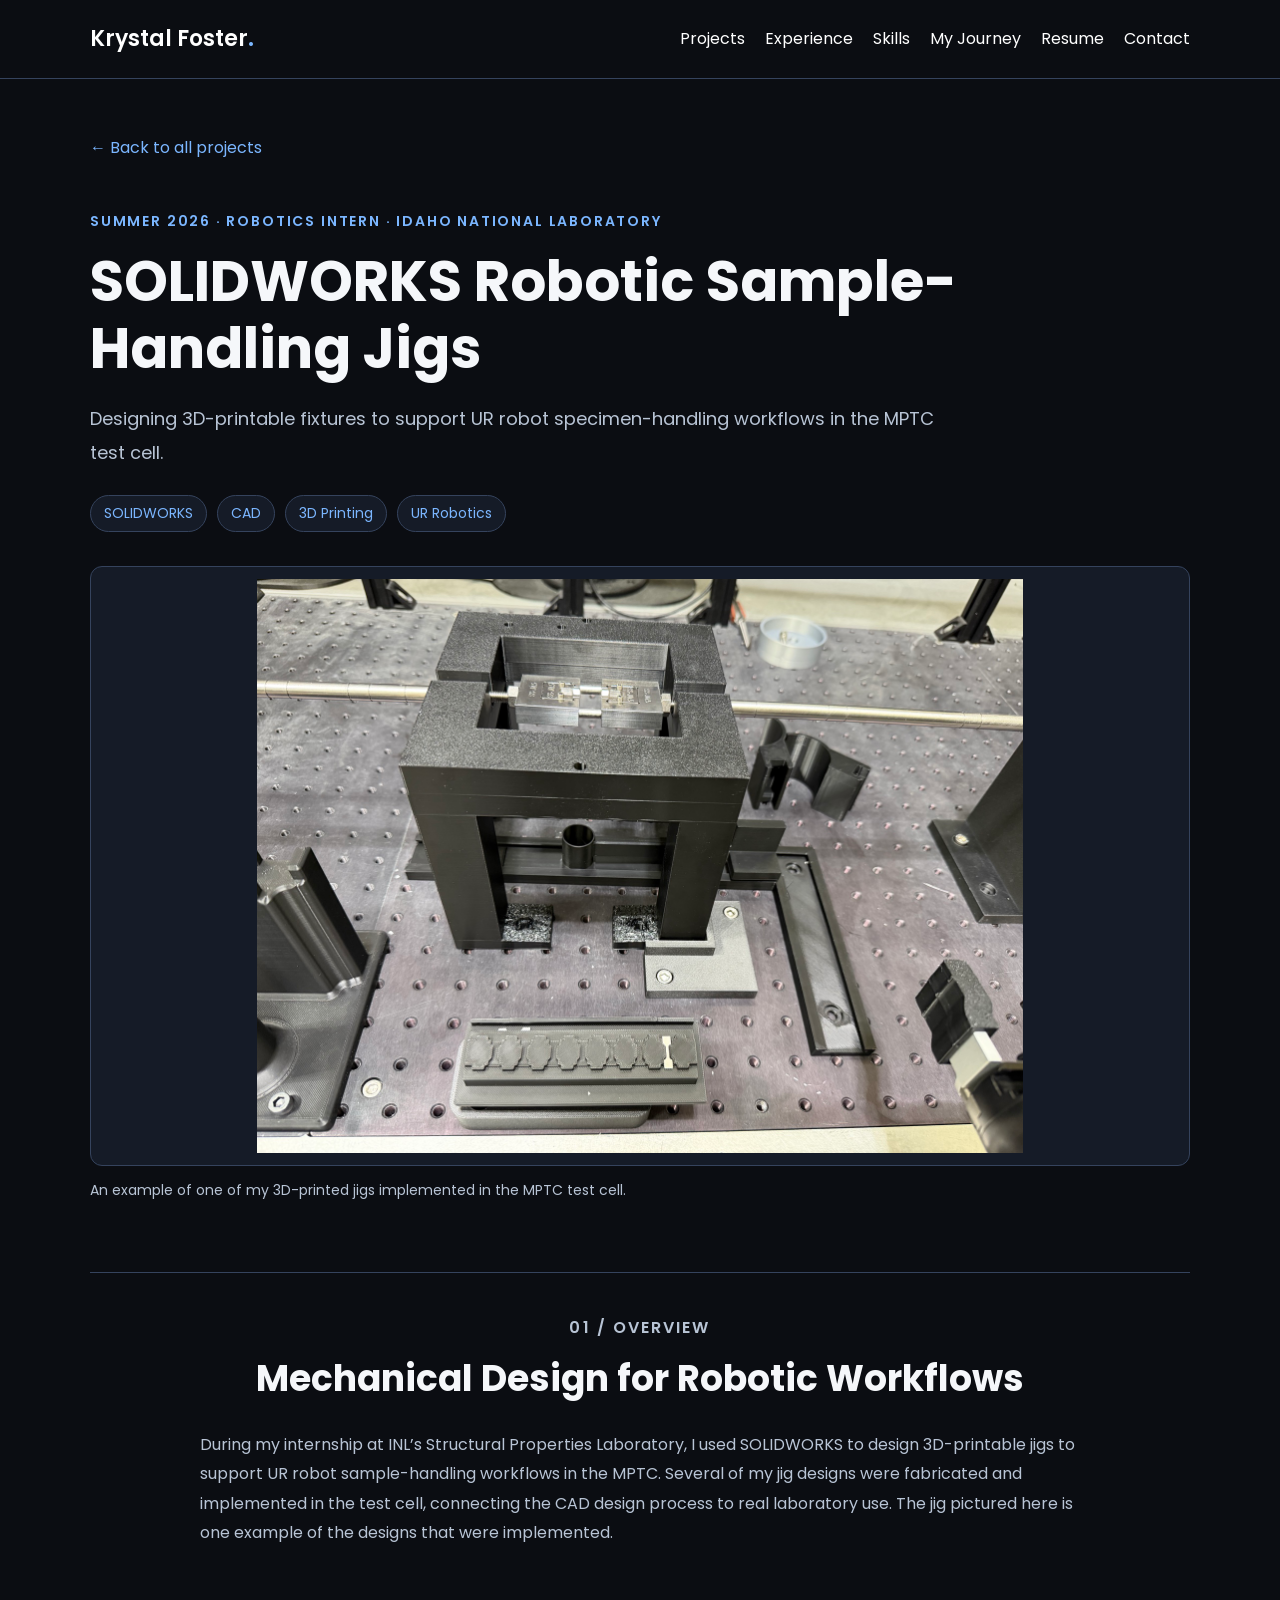
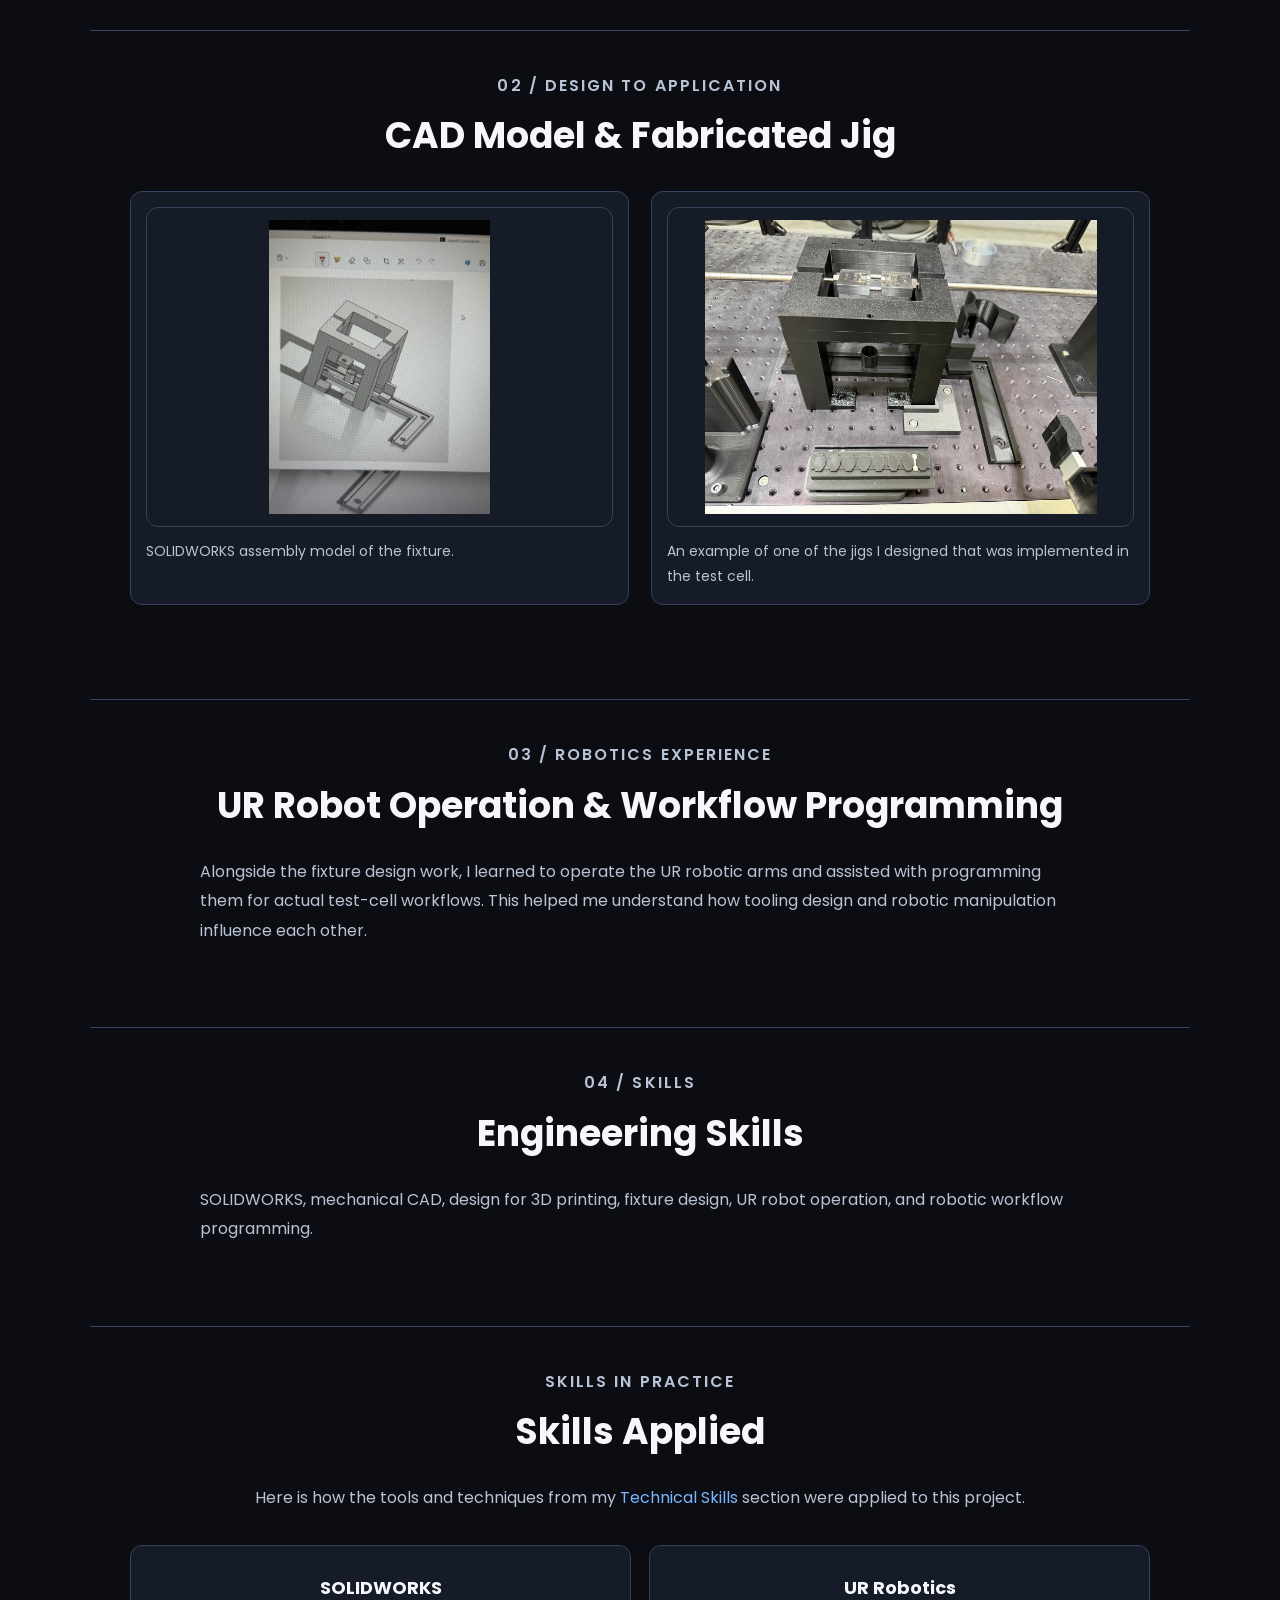
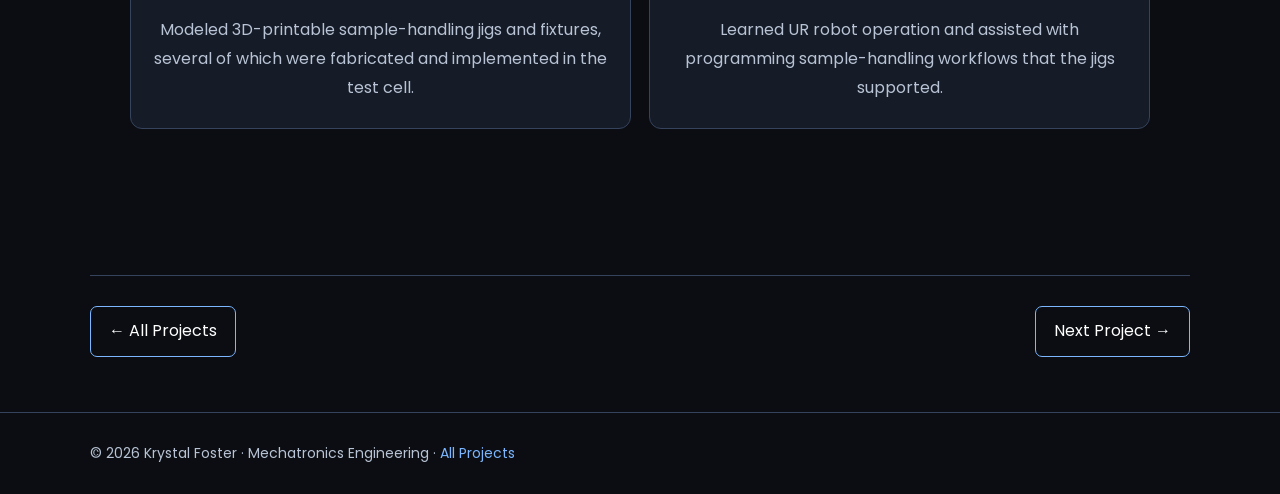
<file: projects/robotic-jigs.html>
<!DOCTYPE html>
<html lang="en"><head><meta charset="utf-8"/><meta content="width=device-width,initial-scale=1" name="viewport"/><meta content="SOLIDWORKS Robotic Sample-Handling Jigs — Krystal Foster engineering portfolio" name="description"/><title>SOLIDWORKS Robotic Sample-Handling Jigs | Krystal Foster</title><link href="https://fonts.googleapis.com" rel="preconnect"/><link href="https://fonts.gstatic.com" rel="preconnect"/><link href="https://fonts.googleapis.com/css2?family=Poppins:wght@400;500;600;700&amp;display=swap" rel="stylesheet"/><link href="project.css" rel="stylesheet"/></head><body class="project-page"><header class="nav"><nav aria-label="Main navigation" class="wrap nav-inner"><a class="brand" href="../index.html">Krystal Foster<span style="color:var(--blue)">.</span></a><div class="nav-links"><a href="../index.html#projects">Projects</a><a href="../index.html#experience">Experience</a><a href="../index.html#skills">Skills</a><a href="../index.html#journey">My Journey</a><a href="../index.html#resume">Resume</a><a href="../index.html#contact">Contact</a></div></nav></header><main><section class="wrap project-hero"><a class="back-link" href="../index.html#projects">← Back to all projects</a><p class="eyebrow">SUMMER 2026 · ROBOTICS INTERN · IDAHO NATIONAL LABORATORY</p><h1>SOLIDWORKS Robotic Sample-Handling Jigs</h1><p class="lead">Designing 3D-printable fixtures to support UR robot specimen-handling workflows in the MPTC test cell.</p><div class="tags"><span class="tag">SOLIDWORKS</span><span class="tag">CAD</span><span class="tag">3D Printing</span><span class="tag">UR Robotics</span></div><figure><img alt="An example of one of my 3D-printed jigs implemented in the MPTC test cell." class="hero-img" loading="lazy" src="../images/internship/jig-in-use.jpeg"/><figcaption>An example of one of my 3D-printed jigs implemented in the MPTC test cell.</figcaption></figure></section><div class="wrap case-sections"><!-- SKILLS APPLIED: Keep these names consistent with the Technical Skills section on index.html. Edit the descriptions to reflect your actual contributions. --><section class="panel"><p class="num">01 / OVERVIEW</p><h2>Mechanical Design for Robotic Workflows</h2><p>During my internship at INL’s Structural Properties Laboratory, I used SOLIDWORKS to design 3D-printable jigs to support UR robot sample-handling workflows in the MPTC. Several of my jig designs were fabricated and implemented in the test cell, connecting the CAD design process to real laboratory use. The jig pictured here is one example of the designs that were implemented.</p></section><section class="panel"><p class="num">02 / DESIGN TO APPLICATION</p><h2>CAD Model &amp; Fabricated Jig</h2><div class="gallery"><figure><img alt="CAD model of a sample-handling fixture designed in SOLIDWORKS" class="" loading="lazy" src="../images/internship/jig-cad.jpeg"/><figcaption>SOLIDWORKS assembly model of the fixture.</figcaption></figure><figure><img alt="Physical 3D-printed fixture installed in the laboratory test setup" class="" loading="lazy" src="../images/internship/jig-in-use.jpeg"/><figcaption>An example of one of the jigs I designed that was implemented in the test cell.</figcaption></figure></div><!-- ADD MORE JIG PHOTOS: Copy your additional photos into images/internship/ and add more <figure> elements above. --></section><section class="panel"><p class="num">03 / ROBOTICS EXPERIENCE</p><h2>UR Robot Operation &amp; Workflow Programming</h2><p>Alongside the fixture design work, I learned to operate the UR robotic arms and assisted with programming them for actual test-cell workflows. This helped me understand how tooling design and robotic manipulation influence each other.</p></section><section class="panel"><p class="num">04 / SKILLS</p><h2>Engineering Skills</h2><p>SOLIDWORKS, mechanical CAD, design for 3D printing, fixture design, UR robot operation, and robotic workflow programming.</p></section><section aria-labelledby="skills-applied-title" class="panel skills-applied"><p class="num">SKILLS IN PRACTICE</p><h2 id="skills-applied-title">Skills Applied</h2><p class="skills-intro">Here is how the tools and techniques from my <a href="../index.html#skills">Technical Skills</a> section were applied to this project.</p><div class="applied-skills-grid"><article class="applied-skill"><h3>SOLIDWORKS</h3><p>Modeled 3D-printable sample-handling jigs and fixtures, several of which were fabricated and implemented in the test cell.</p></article><article class="applied-skill"><h3>UR Robotics</h3><p>Learned UR robot operation and assisted with programming sample-handling workflows that the jigs supported.</p></article></div></section></div><div class="wrap next-links"><a href="../index.html#projects">← All Projects</a><a href="n16-pump-research.html">Next Project →</a></div></main><footer class="footer"><div class="wrap">© 2026 Krystal Foster · Mechatronics Engineering · <a href="../index.html#projects">All Projects</a></div></footer></body></html>
</file>
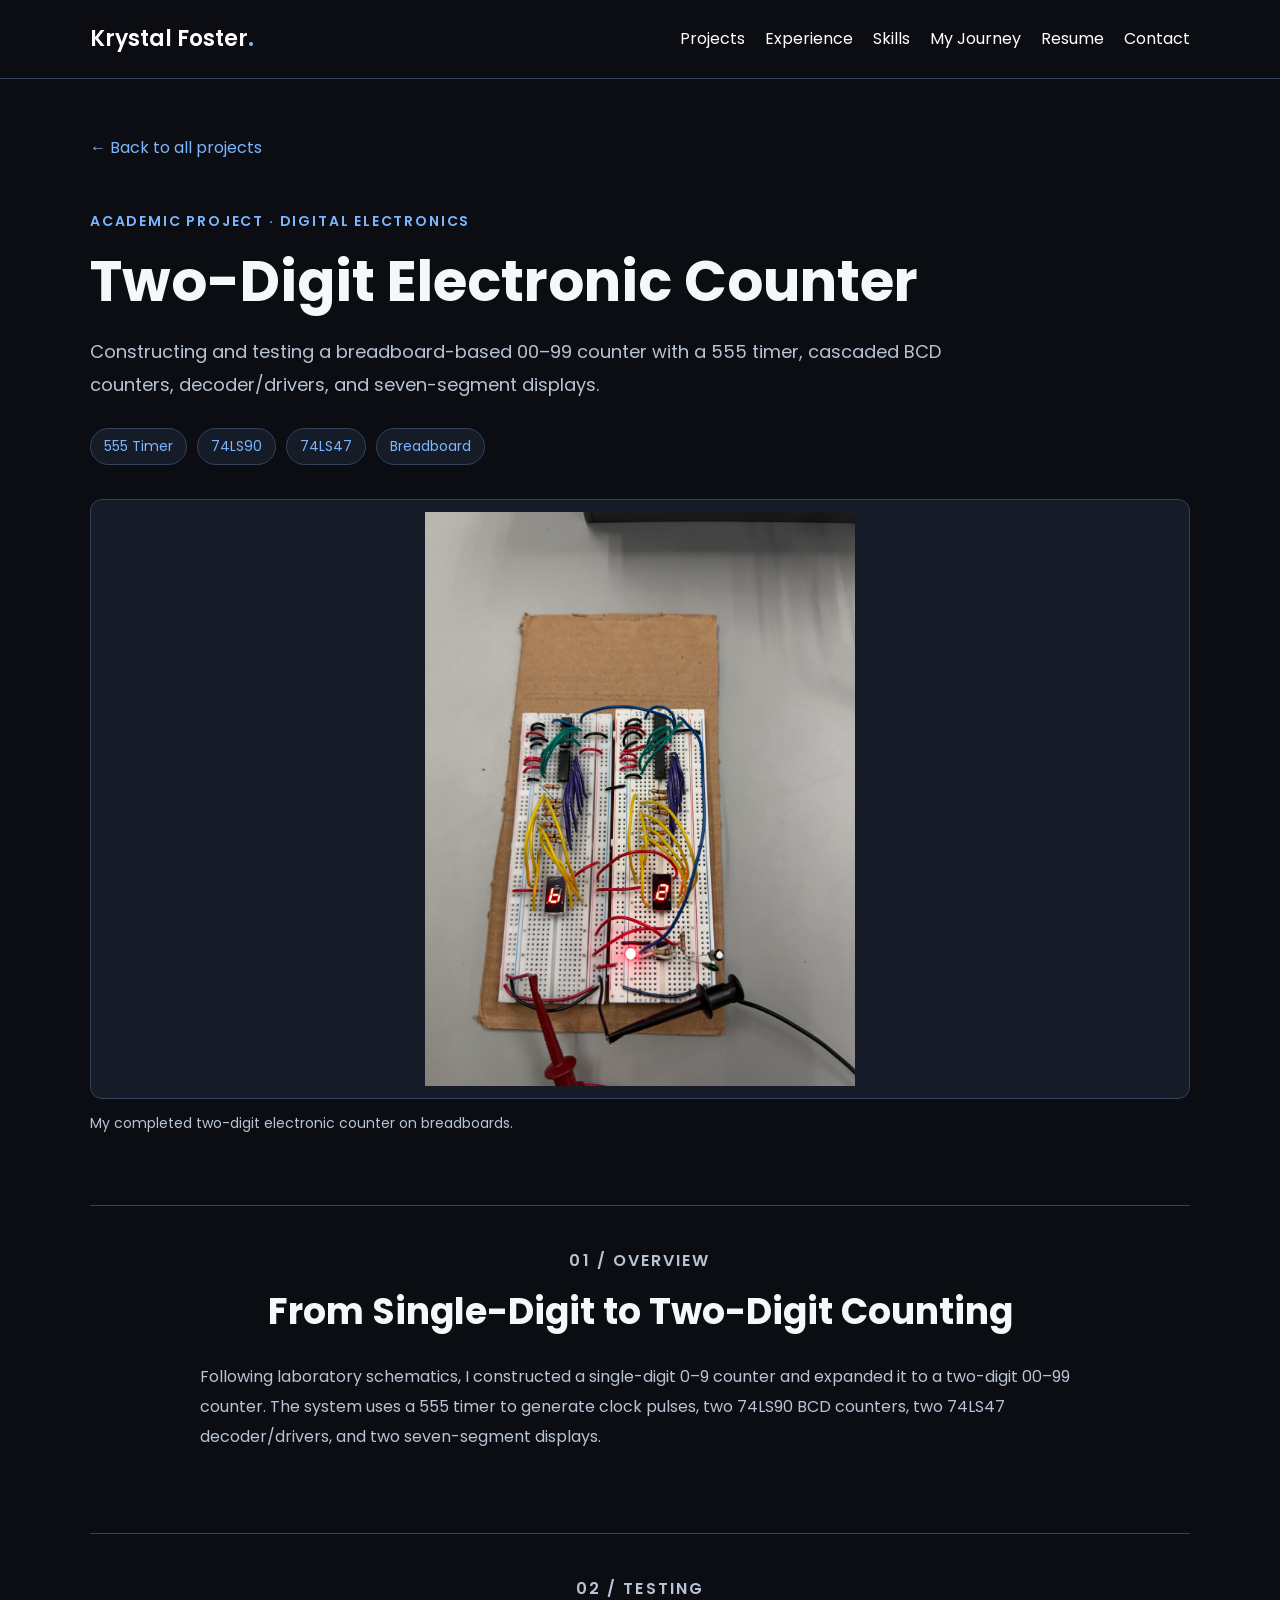
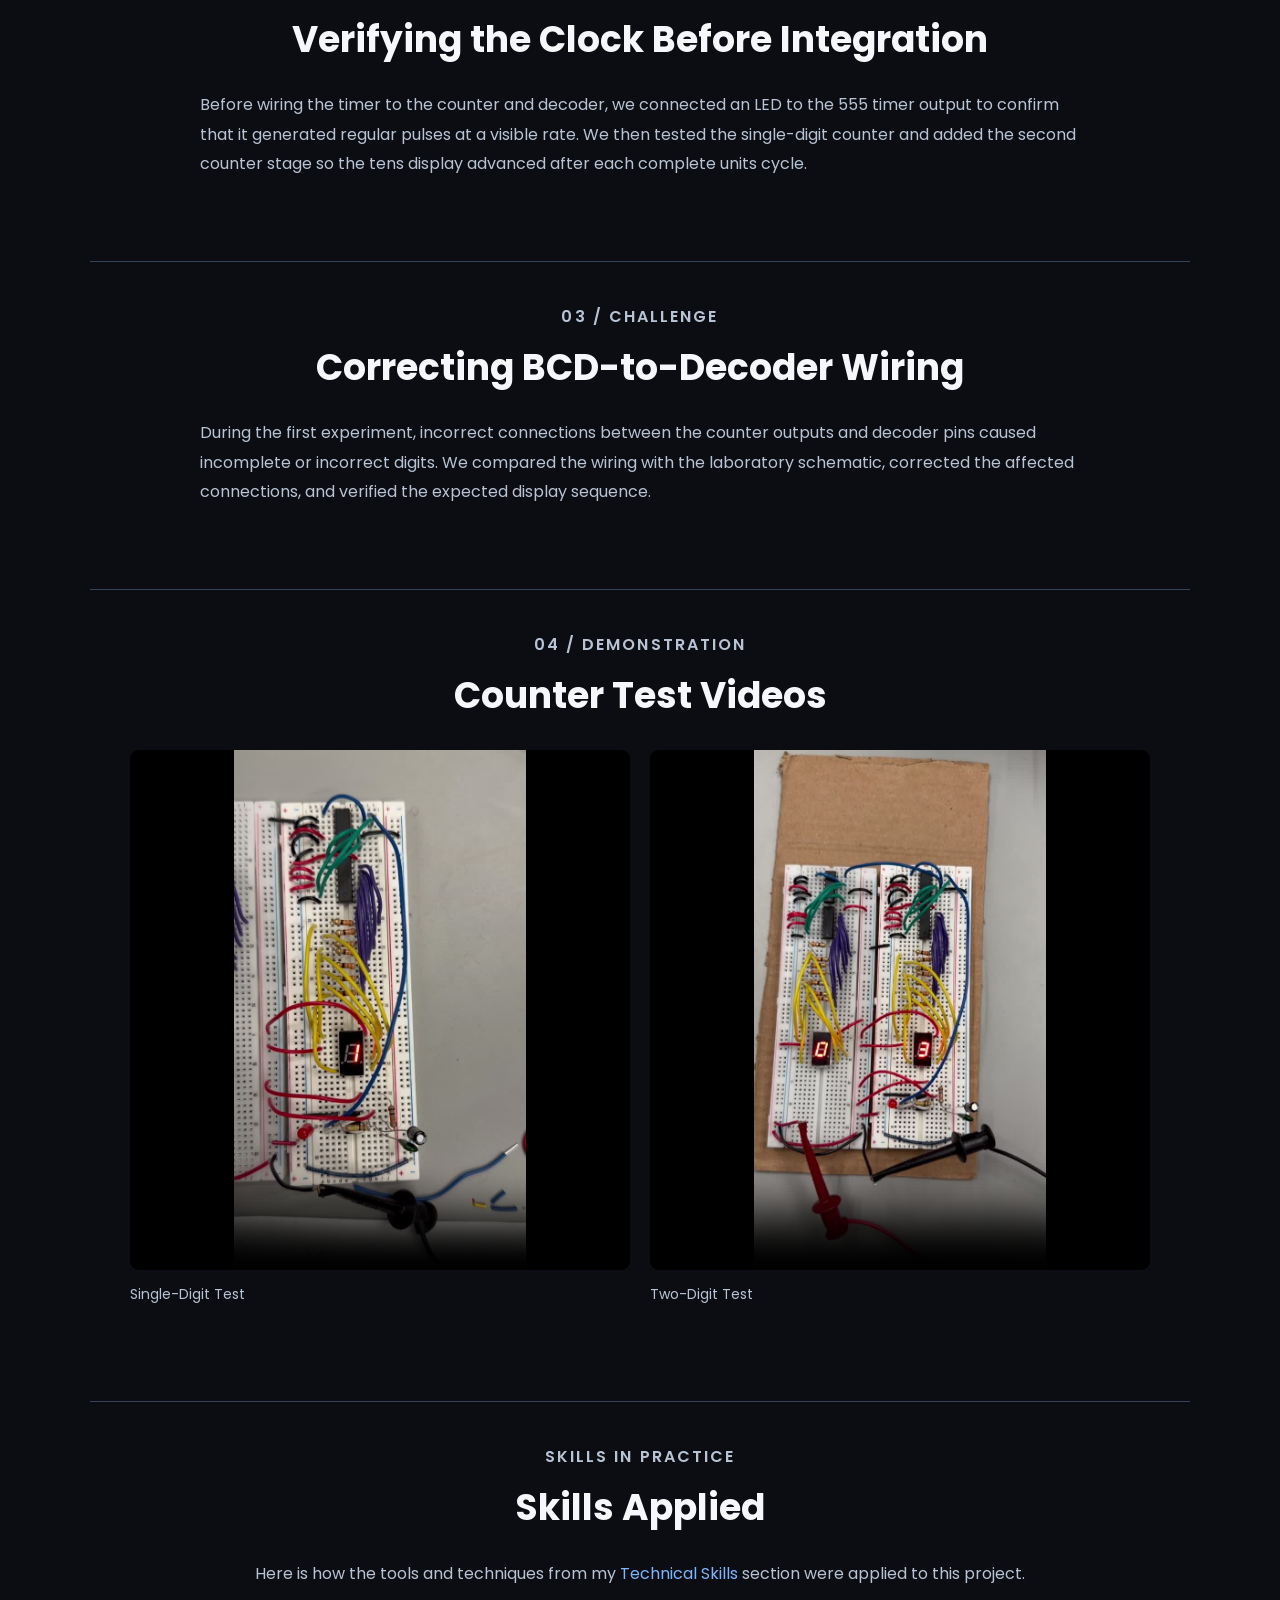
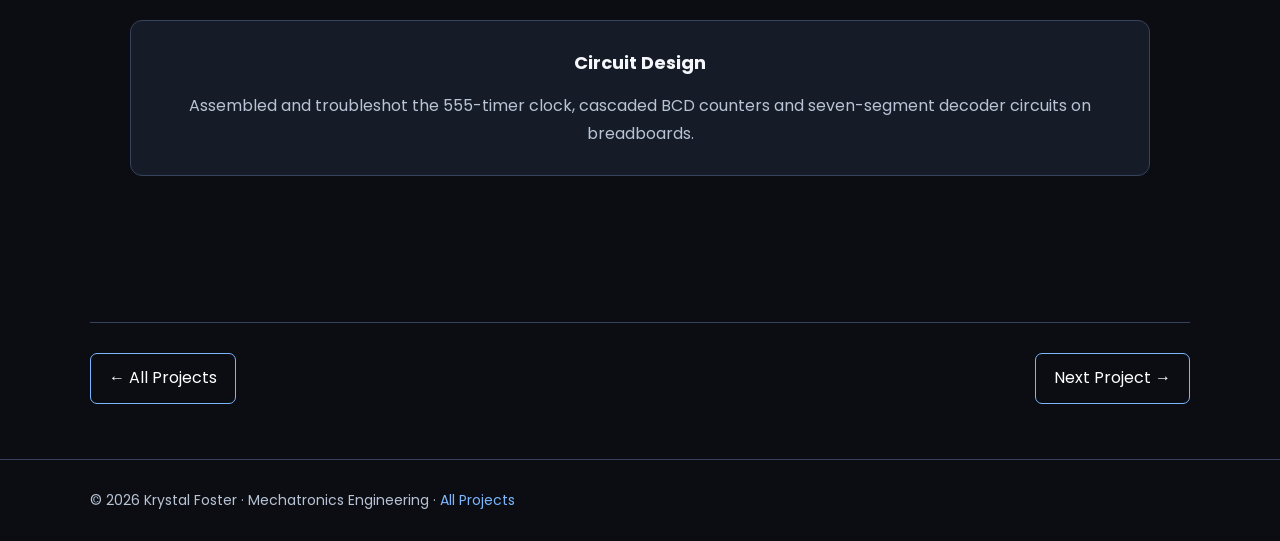
<file: projects/two-digit-counter.html>
<!DOCTYPE html>
<html lang="en"><head><meta charset="utf-8"/><meta content="width=device-width,initial-scale=1" name="viewport"/><meta content="Two-Digit Electronic Counter — Krystal Foster engineering portfolio" name="description"/><title>Two-Digit Electronic Counter | Krystal Foster</title><link href="https://fonts.googleapis.com" rel="preconnect"/><link href="https://fonts.gstatic.com" rel="preconnect"/><link href="https://fonts.googleapis.com/css2?family=Poppins:wght@400;500;600;700&amp;display=swap" rel="stylesheet"/><link href="project.css" rel="stylesheet"/></head><body class="project-page"><header class="nav"><nav aria-label="Main navigation" class="wrap nav-inner"><a class="brand" href="../index.html">Krystal Foster<span style="color:var(--blue)">.</span></a><div class="nav-links"><a href="../index.html#projects">Projects</a><a href="../index.html#experience">Experience</a><a href="../index.html#skills">Skills</a><a href="../index.html#journey">My Journey</a><a href="../index.html#resume">Resume</a><a href="../index.html#contact">Contact</a></div></nav></header><main><section class="wrap project-hero"><a class="back-link" href="../index.html#projects">← Back to all projects</a><p class="eyebrow">ACADEMIC PROJECT · DIGITAL ELECTRONICS</p><h1>Two-Digit Electronic Counter</h1><p class="lead">Constructing and testing a breadboard-based 00–99 counter with a 555 timer, cascaded BCD counters, decoder/drivers, and seven-segment displays.</p><div class="tags"><span class="tag">555 Timer</span><span class="tag">74LS90</span><span class="tag">74LS47</span><span class="tag">Breadboard</span></div><figure><img alt="My completed two-digit electronic counter on breadboards." class="hero-img" loading="lazy" src="../images/counter/counter-build.jpeg"/><figcaption>My completed two-digit electronic counter on breadboards.</figcaption></figure></section><div class="wrap case-sections"><!-- SKILLS APPLIED: Keep these names consistent with the Technical Skills section on index.html. Edit the descriptions to reflect your actual contributions. --><section class="panel"><p class="num">01 / OVERVIEW</p><h2>From Single-Digit to Two-Digit Counting</h2><p>Following laboratory schematics, I constructed a single-digit 0–9 counter and expanded it to a two-digit 00–99 counter. The system uses a 555 timer to generate clock pulses, two 74LS90 BCD counters, two 74LS47 decoder/drivers, and two seven-segment displays.</p></section><section class="panel"><p class="num">02 / TESTING</p><h2>Verifying the Clock Before Integration</h2><p>Before wiring the timer to the counter and decoder, we connected an LED to the 555 timer output to confirm that it generated regular pulses at a visible rate. We then tested the single-digit counter and added the second counter stage so the tens display advanced after each complete units cycle.</p></section><section class="panel"><p class="num">03 / CHALLENGE</p><h2>Correcting BCD-to-Decoder Wiring</h2><p>During the first experiment, incorrect connections between the counter outputs and decoder pins caused incomplete or incorrect digits. We compared the wiring with the laboratory schematic, corrected the affected connections, and verified the expected display sequence.</p></section><section class="panel"><p class="num">04 / DEMONSTRATION</p><h2>Counter Test Videos</h2><div class="video-grid"><!-- VIDEO: IMG_3284.MOV converted to web-friendly MP4. Replace videos/single-digit-counter.mp4 if you want to upload an edited version. -->
<figure class="portfolio-video"><video controls="" playsinline="" poster="../images/video-posters/single-digit-counter.mp4.jpg" preload="metadata"><source src="../videos/single-digit-counter.mp4" type="video/mp4"/>Your browser does not support HTML5 video.</video><figcaption>Single-Digit Test</figcaption></figure><!-- VIDEO: IMG_3351.MOV converted to web-friendly MP4. Replace videos/two-digit-counter.mp4 if you want to upload an edited version. -->
<figure class="portfolio-video"><video controls="" playsinline="" poster="../images/video-posters/two-digit-counter.mp4.jpg" preload="metadata"><source src="../videos/two-digit-counter.mp4" type="video/mp4"/>Your browser does not support HTML5 video.</video><figcaption>Two-Digit Test</figcaption></figure></div><!-- COUNTER SCHEMATIC: Add your lab schematic to images/counter/ and insert an image or figure here. --></section><section aria-labelledby="skills-applied-title" class="panel skills-applied"><p class="num">SKILLS IN PRACTICE</p><h2 id="skills-applied-title">Skills Applied</h2><p class="skills-intro">Here is how the tools and techniques from my <a href="../index.html#skills">Technical Skills</a> section were applied to this project.</p><div class="applied-skills-grid"><article class="applied-skill"><h3>Circuit Design</h3><p>Assembled and troubleshot the 555-timer clock, cascaded BCD counters and seven-segment decoder circuits on breadboards.</p></article></div></section></div><div class="wrap next-links"><a href="../index.html#projects">← All Projects</a><a href="retrieval-robot.html">Next Project →</a></div></main><footer class="footer"><div class="wrap">© 2026 Krystal Foster · Mechatronics Engineering · <a href="../index.html#projects">All Projects</a></div></footer></body></html>
</file>
<file: styles.css>
/* KRYSTAL FOSTER — ORIGINAL DARK/BLUE THEME, UPDATED PROJECT PAGES */

:root {
    --text-color: #f5f7fa;
    --muted-color: #b8c4d5;
    --link-color: #7bb6ff;
    --background-color: #0b0d12;
    --card-color: #151b27;
    --border-color: #35435d;

    --blue: var(--link-color);
    --text: var(--text-color);
    --muted: var(--muted-color);
    --bg: var(--background-color);
    --surface: var(--card-color);
    --line: var(--border-color);
}

* {
    margin: 0;
    padding: 0;
    box-sizing: border-box;
}

html {
    scroll-behavior: smooth;
    scroll-padding-top: 100px;
}

body {
    font-family: Poppins, Arial, sans-serif;
    font-size: 16px;
    color: var(--text);
    background: var(--bg);
    line-height: 1.7;
}

a {
    color: var(--blue);
    text-decoration: none;
}

a:hover {
    text-decoration: underline;
}

a:focus-visible,
button:focus-visible,
input:focus-visible,
textarea:focus-visible {
    outline: 2px solid white;
    outline-offset: 3px;
}


/* =========================================================
   HOMEPAGE
   Original layout and palette
   ========================================================= */

body > nav,
body > main,
body > .site-footer {
    max-width: 1400px;
    margin-left: auto;
    margin-right: auto;
}


/* NAVIGATION */

body > nav {
    display: flex;
    justify-content: space-between;
    align-items: center;
    gap: 20px;

    padding: 0 50px;
    min-height: 80px;

    position: sticky;
    top: 0;
    z-index: 10;

    background: rgba(11, 13, 18, 0.97);
    backdrop-filter: blur(12px);
    border-bottom: 1px solid var(--line);
}

nav .left a {
    color: white;
    font-size: 22px;
    font-weight: 600;
}

.brand-dot,
.hero-copy h1 span {
    color: var(--blue);
}

nav .right {
    display: flex;
    align-items: center;
    gap: 17px;
    flex-wrap: wrap;
}

nav .right a {
    color: white;
    white-space: nowrap;
    font-size: 16px;
}

nav .right a:hover,
.contact-links a:hover {
    color: var(--blue);
}

.social-label {
    margin-left: 5px;
}


/* =========================================================
   HERO SECTION
   ========================================================= */

.section-container {
    padding: 0 50px;
    margin-bottom: 100px;
}

.hero-section {
    display: flex;
    align-items: center;
    justify-content: space-between;
    gap: 50px;

    padding-top: 75px;
    padding-bottom: 85px;

    min-height: 600px;
}

.hero-copy {
    flex: 5;
    min-width: 0;
}

.eyebrow {
    color: var(--blue);
    font-size: 14px;
    letter-spacing: 0.16em;
    font-weight: 600;
    margin-bottom: 12px;
}

.hero-copy h1 {
    font-size: clamp(38px, 5vw, 68px);
    line-height: 1.15;
    letter-spacing: -0.04em;
    margin-bottom: 23px;
}

.hero-hello {
    font-size: 21px;
    color: white;
    font-weight: 600;
}

.hero-copy > p:not(.eyebrow) {
    max-width: 780px;
    margin-bottom: 18px;
    color: var(--muted);
    font-size: 16px;
}

.links {
    display: flex;
    flex-wrap: wrap;
    gap: 10px;
    margin-top: 25px;
}

.links a,
.contact-links a {
    display: inline-flex;
    align-items: center;
    gap: 8px;

    color: white;
    font-size: 16px;

    padding: 8px 14px;

    border: 2px solid var(--blue);
    border-radius: 6px;

    transition:
        transform 0.2s,
        border-color 0.2s,
        background 0.2s;
}

.links a:hover,
.contact-links a:hover {
    color: white;
    border-color: white;
    transform: translateY(-2px);
    text-decoration: none;
}

.links a.primary {
    background: var(--blue);
    color: #0b0d12;
}

.hero-visual {
    flex: 2;
    display: flex;
    justify-content: flex-end;
}

.hero-visual img {
    width: 350px;
    height: 350px;
    max-width: 100%;

    aspect-ratio: 1;
    object-fit: cover;
    object-position: center 30%;

    border-radius: 50%;
    border: 3px solid var(--border-color);
}

.headshot-placeholder {
    width: 320px;
    max-width: 100%;
    aspect-ratio: 1;

    display: flex;
    align-items: center;
    justify-content: center;
    flex-direction: column;
    gap: 10px;

    border-radius: 50%;
    border: 2px dashed var(--line);

    color: var(--muted);
    font-size: 16px;
}

.headshot-placeholder i {
    font-size: 50px;
    color: var(--blue);
}


/* =========================================================
   GENERAL SECTION HEADINGS
   ========================================================= */

.section-container h2 {
    font-size: clamp(29px, 3vw, 35px);
    line-height: 1.3;
    margin-bottom: 22px;
}

.section-heading {
    margin-bottom: 30px;
}

.section-heading p:not(.eyebrow),
.section-intro {
    color: var(--muted);
    max-width: 850px;
    font-size: 16px;
}


/* =========================================================
   PROJECT CARDS
   ========================================================= */

.project-grid {
    display: grid;
    grid-template-columns: repeat(2, minmax(0, 1fr));
    gap: 22px;
}

.project-card,
.experience-card,
.testimonial-placeholder,
.testimonial-card {
    background: var(--surface);
    border: 1px solid var(--line);
    border-radius: 12px;
    overflow: hidden;
}

.project-card {
    transition:
        transform 0.2s,
        border-color 0.2s;
}

.project-card:hover {
    transform: translateY(-4px);
    border-color: var(--blue);
}

.project-card > a img {
    width: 100%;
    height: 265px;
    object-fit: cover;
    display: block;
}

.project-card > a img.poster-image {
    object-fit: contain;
    background: #edf1f6;
}

.project-body {
    padding: 24px;
}

.project-tag {
    display: inline-block;
    color: var(--blue);
    font-size: 14px;
    font-weight: 600;
}

.project-body h3 {
    font-size: 21px;
    margin: 10px 0;
}

.project-body p {
    color: var(--muted);
    font-size: 16px;
    margin-bottom: 17px;
}

.project-link {
    font-size: 16px;
    font-weight: 600;
}


/* =========================================================
   TECHNICAL SKILLS
   ========================================================= */

.skill-groups {
    display: grid;
    gap: 15px;
}

.skill-group h3 {
    text-align: center;
    font-size: 23px;
    margin: 35px 0 20px;
}

.cells {
    display: flex;
    justify-content: center;
    flex-wrap: wrap;
    gap: 15px;
    margin-bottom: 20px;
}

.cell {
    display: flex;
    justify-content: center;
    align-items: center;
    gap: 10px;

    width: 200px;
    min-height: 75px;
    padding: 15px;

    background: var(--surface);
    border: 1px solid var(--line);
    border-radius: 10px;

    font-size: 16px;

    transition:
        transform 0.2s,
        border-color 0.2s;
}

.cell:hover {
    transform: translateY(-5px);
    border-color: var(--blue);
}

.cell i {
    color: var(--blue);
    font-size: 25px;
}


/* =========================================================
   EXPERIENCE
   ========================================================= */

.experience-grid {
    display: grid;
    grid-template-columns: repeat(2, minmax(0, 1fr));
    gap: 22px;
}

.experience-card {
    padding: 28px;
}

.experience-card h3 {
    font-size: 23px;
    margin: 10px 0;
}

.experience-card p {
    color: var(--muted);
    font-size: 16px;
    margin-bottom: 12px;
}

.experience-place {
    color: var(--blue) !important;
}

.experience-card a {
    display: inline-block;
    margin: 10px 18px 0 0;
    font-size: 16px;
    font-weight: 600;
}


/* =========================================================
   MY ENGINEERING JOURNEY
   ========================================================= */

.journey-group {
    display: grid;
    grid-template-columns: minmax(220px, 300px) minmax(0, 1fr);
    align-items: center;
    gap: clamp(28px, 4vw, 65px);
}

.journey-group .person-details {
    width: 100%;
    min-width: 0;
    text-align: center;
}

.journey-group .person-details img {
    display: block;

    width: 260px;
    height: 260px;
    max-width: 100%;

    aspect-ratio: 1;

    object-fit: cover;
    object-position: center 30%;

    border-radius: 50%;
    border: 0;

    margin: 0 auto 16px;
}

.person-details p {
    font-size: 16px;
    font-weight: 600;
}

.person-details span {
    font-size: 14px;
    color: var(--muted);
}

.journey-group .journey-text {
    min-width: 0;
    width: 100%;
    max-width: none;

    color: var(--muted);

    font-size: 16px;
    line-height: 1.85;

    overflow-wrap: break-word;
}

.journey-group .journey-text p {
    margin: 0 0 18px;
}

.journey-group .journey-text p:last-child {
    margin-bottom: 0;
}


/* =========================================================
   TESTIMONIALS
   ========================================================= */

.testimonial-placeholder {
    text-align: center;
    max-width: 760px;
    margin: 0 auto;
    padding: 35px;
}

.testimonial-placeholder > i {
    color: var(--blue);
    font-size: 35px;
    margin-bottom: 12px;
}

.testimonial-placeholder h3 {
    margin-bottom: 12px;
}

.testimonial-placeholder p {
    color: var(--muted);
    font-size: 16px;
}


/* =========================================================
   CONTACT
   ========================================================= */

.group {
    display: flex;
    align-items: flex-start;
    gap: 50px;
}

.group .text,
.group form {
    flex: 1;
    min-width: 0;
}

.group .text h3 {
    font-size: 24px;
    margin-bottom: 15px;
}

.group .text p {
    color: var(--muted);
    font-size: 16px;
}

.contact-links {
    display: flex;
    flex-direction: column;
    align-items: flex-start;
    gap: 12px;
    margin-top: 20px;
}

.contact-links i {
    color: var(--blue);
}

.group form {
    display: flex;
    flex-direction: column;
}

.group form label {
    margin-bottom: 5px;
    font-size: 16px;
}

.group form input,
.group form textarea {
    font: inherit;
    font-size: 16px;

    width: 100%;

    color: white;
    caret-color: white;

    border: 2px solid var(--blue);
    border-radius: 5px;

    background: var(--surface);

    padding: 10px;
    margin-bottom: 15px;

    resize: vertical;
}

.group form input::placeholder,
.group form textarea::placeholder {
    color: #aeb8c9;
    font-size: 16px;
}

.group form button {
    font: inherit;
    font-size: 16px;
    font-weight: 600;

    color: #0b0d12;
    background: var(--blue);

    border: 0;
    border-radius: 5px;

    min-height: 50px;

    cursor: pointer;
}


/* =========================================================
   HOMEPAGE FOOTER
   ========================================================= */

.site-footer {
    text-align: center;

    padding: 25px 20px 35px;

    border-top: 1px solid var(--line);

    color: var(--muted);
    font-size: 14px;
}


/* =========================================================
   PROJECT PAGES
   Spacious dark panels and photo-first presentation
   ========================================================= */

header.nav {
    position: sticky;
    top: 0;
    z-index: 10;

    background: rgba(11, 13, 18, 0.97);
    backdrop-filter: blur(12px);

    border-bottom: 1px solid var(--line);
}

header.nav nav {
    max-width: 1400px;
    margin: auto;

    display: flex;
    justify-content: space-between;
    align-items: center;
    gap: 24px;

    padding: 20px 50px;
}

.brand {
    font-size: 22px;
    font-weight: 600;
    color: white;
}

.nav-links {
    display: flex;
    gap: 20px;
    flex-wrap: wrap;
}

.nav-links a {
    font-size: 16px;
    color: white;
}

.nav-links a:hover {
    color: var(--blue);
}

.wrap {
    max-width: 1120px;
    margin: 0 auto;

    padding-left: 30px;
    padding-right: 30px;
}


/* =========================================================
   PROJECT HERO
   ========================================================= */

.project-hero {
    padding-top: 52px;
    padding-bottom: 22px;
}

.project-hero h1 {
    font-size: clamp(34px, 4.5vw, 55px);
    line-height: 1.2;
    margin: 12px 0 17px;
}

.project-hero .lead {
    font-size: 17px;
    color: var(--muted);

    max-width: 860px;
    margin-bottom: 22px;
}

.tags {
    display: flex;
    gap: 10px;
    flex-wrap: wrap;
}

.tag {
    border: 1px solid var(--line);
    color: var(--blue);

    border-radius: 24px;

    padding: 5px 13px;

    font-size: 14px;
    font-weight: 600;
}

.project-hero figure {
    margin: 30px 0 12px !important;
}

.hero-img {
    width: 100%;
    max-height: 520px;

    object-fit: contain;

    background: #101824;

    border: 1px solid var(--line);
    border-radius: 13px;

    display: block;
}

.project-hero figcaption,
figcaption,
.caption {
    color: var(--muted);
    font-size: 14px;
    margin-top: 10px;
}


/* =========================================================
   PROJECT CONTENT PANELS
   ========================================================= */

.panel {
    background: var(--surface);

    border: 1px solid var(--line);
    border-radius: 12px;

    padding: 32px 36px;
    margin: 22px 0;
}

.panel .num {
    font-size: 14px;
    font-weight: 600;
    letter-spacing: 0.13em;

    color: var(--blue);

    margin-bottom: 9px;
}

.panel h2 {
    font-size: clamp(23px, 3vw, 31px);
    line-height: 1.3;
    margin-bottom: 18px;
}

.panel h3 {
    font-size: 19px;
    margin: 23px 0 7px;
}

.panel p {
    color: var(--muted);
    font-size: 16px;
    margin-bottom: 14px;
}

.panel p:last-child {
    margin-bottom: 0;
}

.panel ul {
    padding-left: 24px;
    color: var(--muted);

    font-size: 16px;

    margin: 10px 0;
}

.panel li {
    margin-bottom: 8px;
}


/* =========================================================
   PROJECT GALLERIES
   ========================================================= */

.gallery {
    display: grid;
    grid-template-columns: repeat(2, minmax(0, 1fr));

    gap: 18px;
    margin-top: 18px;
}

.gallery figure {
    min-width: 0;

    background: #0b111b;

    border: 1px solid var(--line);
    border-radius: 10px;

    padding: 12px;
}

.gallery img {
    width: 100%;
    height: 300px;

    object-fit: contain;
    display: block;

    border-radius: 7px;
}

.gallery figcaption {
    margin-top: 9px;
    font-size: 14px;
}


/* =========================================================
   PLACEHOLDERS
   ========================================================= */

.placeholder {
    border: 1px dashed #5b779b;
    border-radius: 10px;

    background: #0c1523;

    padding: 38px 24px;

    text-align: center;
}

.placeholder span {
    color: var(--blue);
    font-size: 38px;
}

.placeholder h3 {
    margin: 10px 0;
    font-size: 19px;
}

.placeholder p {
    max-width: 600px;
    margin: auto;

    color: var(--muted);
    font-size: 16px;
}


/* =========================================================
   PROJECT VIDEOS
   ========================================================= */

.panel video {
    display: block;

    width: 100%;
    max-height: 520px;

    background: #080b10;

    border-radius: 9px;

    margin-top: 15px;
}

.portfolio-video {
    margin: 0;
    min-width: 0;

    background: var(--card-color, #151b27);

    border: 1px solid var(--border-color, #35435d);
    border-radius: 12px;

    overflow: hidden;
}

.portfolio-video video {
    display: block;

    width: 100%;
    max-height: 540px;

    aspect-ratio: 16 / 9;
    object-fit: contain;

    background: #080a0f;
}

.portfolio-video figcaption {
    padding: 12px 16px;

    color: var(--muted-color, #b8c4d5);

    font-size: 14px;
}


/* =========================================================
   PROJECT FOOTER
   ========================================================= */

.footer {
    border-top: 1px solid var(--line);

    margin-top: 60px;
    padding: 25px 0;

    color: var(--muted);

    font-size: 14px;
}


/* =========================================================
   RESUME SECTION
   ========================================================= */

.resume-panel {
    display: flex;
    justify-content: space-between;
    align-items: center;

    gap: 30px;
    flex-wrap: wrap;

    background: var(--card-color);

    border: 1px solid var(--border-color);
    border-radius: 16px;

    padding: 32px;
}

.resume-panel-copy {
    display: flex;
    align-items: flex-start;

    gap: 20px;

    flex: 1 1 340px;
}

.resume-icon {
    display: grid;
    place-items: center;

    flex-shrink: 0;

    width: 64px;
    height: 64px;

    border-radius: 14px;

    background: rgba(123, 182, 255, 0.12);

    color: var(--link-color);

    font-size: 27px;
}

.resume-panel h3 {
    font-size: 23px;
    margin-bottom: 5px;
}

.resume-panel p {
    color: var(--muted-color);
    font-size: 16px;
}

.resume-detail {
    margin-top: 10px;
    max-width: 540px;
}

.resume-actions {
    display: flex;
    gap: 12px;
    flex-wrap: wrap;
}

.resume-button {
    display: inline-flex;
    align-items: center;
    justify-content: center;

    gap: 10px;

    padding: 12px 18px;

    border: 2px solid var(--link-color);
    border-radius: 7px;

    color: var(--text-color);

    font-size: 16px;
    font-weight: 600;

    transition:
        transform 0.2s,
        background 0.2s;
}

.resume-button.primary {
    background: var(--link-color);
    color: #0b0d12;
}

.resume-button:hover {
    transform: translateY(-2px);

    background: #a7ceff;
    color: #0b0d12;
}

.resume-preview {
    display: block;

    width: 100%;
    min-height: 700px;

    margin-top: 24px;

    border: 1px solid var(--border-color);
    border-radius: 12px;

    background: white;
}


/* =========================================================
   USER-SUPPLIED PORTRAIT / POSTER PHOTOGRAPHS
   ========================================================= */

.headshot img {
    width: 100%;
    height: 100%;

    object-fit: cover;
    object-position: center 32%;

    border-radius: inherit;

    display: block;
}

.poster-session-photo {
    max-width: 850px;
    margin: 30px auto 0;
}

.poster-session-photo img {
    width: 100%;
    max-height: 800px;
    object-fit: contain;
}


/* =========================================================
   SKILLS APPLIED — PROJECT PAGES
   ========================================================= */

.skills-applied {
    border-color: var(--border-color, #35435d);
}

.skills-intro {
    color: var(--muted-color, #b8c4d5);

    font-size: 16px;

    margin-bottom: 20px;
}

.skills-intro a {
    color: var(--link-color, #7bb6ff);

    text-decoration: underline;
    text-underline-offset: 3px;
}

.applied-skills-grid {
    display: grid;

    grid-template-columns:
        repeat(auto-fit, minmax(min(100%, 260px), 1fr));

    gap: 16px;
}

.applied-skill {
    border: 1px solid var(--border-color, #35435d);

    background: var(--card-color, #151b27);

    border-radius: 10px;

    padding: 20px;

    text-align: center;
}

.applied-skill h3 {
    color: var(--link-color, #7bb6ff);

    font-size: 18px;

    margin: 0 0 9px;

    text-align: center;
}

.applied-skill p {
    color: var(--muted-color, #b8c4d5);

    font-size: 16px;

    margin: 0;

    text-align: center;
}


/* =========================================================
   RESPONSIVE DESIGN
   ========================================================= */

@media (max-width: 850px) {

    .hero-section {
        gap: 25px;
    }

    .hero-visual img {
        width: 270px;
        height: 270px;
    }

    .nav-links {
        gap: 12px;
    }
}


@media (max-width: 740px) {

    .hero-section {
        flex-direction: column-reverse;
        text-align: center;
    }

    .links {
        justify-content: center;
    }

    .hero-visual {
        justify-content: center;
    }

    .project-grid,
    .experience-grid,
    .gallery {
        grid-template-columns: 1fr;
    }

    .journey-group {
        grid-template-columns: 1fr;
        gap: 25px;
    }

    .journey-group .person-details {
        width: 100%;
    }

    .journey-group .person-details img {
        width: 230px;
        height: 230px;
    }

    .journey-group .journey-text {
        max-width: 100%;
        margin: 0 auto;
        text-align: left;
    }

    .group {
        flex-direction: column;
        gap: 30px;
    }

    .group .text,
    .group form {
        width: 100%;
    }

    .panel {
        padding: 25px 22px;
    }

    header.nav nav {
        flex-direction: column;
        align-items: flex-start;
    }

    .hero-img {
        max-height: 430px;
    }
}


@media (max-width: 600px) {

    body > nav {
        padding: 15px 20px;
    }

    nav .left a {
        font-size: 18px;
    }

    nav .right {
        gap: 13px;
    }

    /*
       Keep the social text visible because 14px is now
       the minimum readable text size across the website.
    */
    .social-label {
        font-size: 14px;
    }

    .hero-section {
        padding: 50px 20px;
    }

    .hero-visual img {
        width: 230px;
        height: 230px;
    }

    .section-container {
        padding-left: 20px;
        padding-right: 20px;
        margin-bottom: 75px;
    }

    .wrap {
        padding-left: 20px;
        padding-right: 20px;
    }

    .project-card > a img {
        height: 225px;
    }

    .gallery img {
        height: 240px;
    }

    .resume-panel {
        padding: 22px;
    }

    .resume-panel-copy {
        flex-direction: column;
    }

    .resume-actions,
    .resume-button {
        width: 100%;
    }

    .resume-preview {
        min-height: 480px;
    }
}


/* =========================================================
   ACCESSIBILITY
   ========================================================= */

@media (prefers-reduced-motion: reduce) {

    html {
        scroll-behavior: auto;
    }

    *,
    *::before,
    *::after {
        transition-duration: 0.01ms !important;
    }
}
</file>
<file: projects/project.css>
:root {
    --text: #f5f7fa;
    --muted: #b8c4d5;
    --blue: #7bb6ff;
    --bg: #0b0d12;
    --surface: #151b27;
    --line: #35435d;
}

* {
    box-sizing: border-box;
}

html {
    scroll-behavior: smooth;
}

body.project-page {
    margin: 0;
    background: var(--bg);
    color: var(--text);
    font: 16px/1.8 Poppins, Arial, sans-serif;
}

body.project-page a {
    color: var(--blue);
    text-decoration: none;
}

body.project-page a:hover {
    text-decoration: underline;
}

body.project-page img,
body.project-page video {
    max-width: 100%;
}

.project-page .wrap {
    width: min(1100px, calc(100% - 56px));
    max-width: 1100px;
    margin: 0 auto;
    padding: 0;
}


/* =========================================================
   NAVIGATION
   ========================================================= */

.project-page .nav {
    border-bottom: 1px solid var(--line);
    background: var(--bg);
}

.project-page .nav-inner {
    min-height: 78px;

    display: flex;
    justify-content: space-between;
    align-items: center;
    gap: 24px;
}

.project-page .brand {
    font-size: 22px;
    font-weight: 600;
    color: white;
}

.project-page .nav-links {
    display: flex;
    gap: 20px;
    flex-wrap: wrap;
}

.project-page .nav-links a {
    font-size: 16px;
    color: white;
}

.project-page .nav-links a:hover {
    color: var(--blue);
}


/* =========================================================
   PROJECT HERO
   ========================================================= */

.project-page .project-hero {
    padding: 55px 0 45px;
}

.project-page .back-link {
    display: inline-flex;
    align-items: center;

    margin-bottom: 32px;

    font-size: 16px;
}

.project-page .eyebrow,
.project-page .num {
    color: var(--blue);

    font-size: 14px;
    font-weight: 600;

    letter-spacing: 0.13em;
    text-transform: uppercase;
}

.project-page h1,
.project-page .project-hero h1 {
    font-size: clamp(36px, 4.5vw, 56px);
    line-height: 1.2;

    margin: 12px 0 20px;
}

.project-page .lead {
    max-width: 880px;

    color: var(--muted);

    font-size: 18px;
    line-height: 1.85;
}

.project-page .tags {
    display: flex;
    flex-wrap: wrap;
    gap: 10px;

    margin: 26px 0 34px;
}

.project-page .tag {
    padding: 5px 13px;

    border: 1px solid var(--line);
    border-radius: 24px;

    background: var(--surface);
    color: var(--blue);

    font-size: 14px;
}

.project-page .project-hero figure {
    margin: 0;
}

.project-page .hero-img {
    display: block;

    width: 100%;
    max-height: 600px;

    object-fit: contain;

    background: var(--surface);

    border: 1px solid var(--line);
    border-radius: 12px;

    padding: 12px;
}

.project-page figcaption {
    font-size: 14px;
    color: var(--muted);

    margin-top: 12px;
}


/* =========================================================
   CASE STUDY SECTIONS
   ========================================================= */

.project-page .case-sections {
    padding-bottom: 50px;
}

.project-page .panel {
    background: transparent;

    border: 0;
    border-top: 1px solid var(--line);
    border-radius: 0;

    padding: clamp(24px, 3.5vw, 40px);
    margin: 24px 0;
}

.project-page .panel .num {
    text-align: center;
    margin-bottom: 12px;
}

.project-page .panel > h2 {
    text-align: center;

    font-size: clamp(27px, 3.5vw, 36px);
    line-height: 1.35;

    margin: 0 auto 26px;
    max-width: 900px;
}

.project-page .panel > p {
    max-width: 880px;

    margin: 0 auto 18px;

    color: var(--muted);

    font-size: 16px;
    line-height: 1.85;
}

.project-page .panel > h3 {
    max-width: 880px;

    margin: 28px auto 10px;

    font-size: 20px;
}

.project-page .panel ul {
    max-width: 880px;

    margin: 12px auto 24px;
    padding-left: 28px;

    color: var(--muted);

    font-size: 16px;
}

.project-page .panel li {
    font-size: 16px;
    margin-bottom: 8px;
}


/* =========================================================
   DEVELOPMENT GALLERY
   ========================================================= */

.project-page .panel .gallery {
    display: grid;
    grid-template-columns: repeat(2, minmax(0, 1fr));

    gap: 22px;
    margin: 30px 0;
}

.project-page .gallery figure {
    margin: 0;

    background: var(--surface);

    border: 1px solid var(--line);
    border-radius: 12px;

    padding: 15px;
}

.project-page .gallery img {
    display: block;

    width: 100%;
    height: 320px;

    object-fit: contain;

    border-radius: 7px;
}

.project-page .panel figure:not(.gallery figure) {
    max-width: 960px;
    margin: 30px auto;
}

.project-page .panel figure > img {
    display: block;

    width: 100%;
    max-height: 580px;

    object-fit: contain;

    background: var(--surface);

    border: 1px solid var(--line);
    border-radius: 12px;

    padding: 12px;
}


/* =========================================================
   PROJECT VIDEOS
   ========================================================= */

.project-page .video-grid {
    display: grid;

    grid-template-columns:
        repeat(auto-fit, minmax(min(100%, 360px), 1fr));

    gap: 20px;
    margin: 30px 0;
}

.project-page .video-grid figure {
    min-width: 0;
    margin: 0 !important;
}

.project-page video {
    display: block;

    width: 100%;
    max-height: 490px;

    background: #000;

    border-radius: 9px;
}

.project-page .portfolio-video {
    min-width: 0;
    max-width: 920px;

    margin: 30px auto;
}

.project-page .video-grid .portfolio-video {
    max-width: none;
}

.project-page .portfolio-video video {
    display: block;

    width: 100%;
    max-height: 520px;

    object-fit: contain;
}

.project-page .portfolio-video figcaption {
    font-size: 14px;
}


/* =========================================================
   SYSTEM FLOW DIAGRAM
   ========================================================= */

.project-page .flow {
    display: grid;
    grid-template-columns: repeat(4, minmax(0, 1fr));

    gap: 12px;

    margin: 30px auto;
    max-width: 950px;
}

.project-page .flow > div {
    border: 1px solid var(--line);
    border-radius: 10px;

    background: var(--surface);

    text-align: center;

    padding: 20px 10px;

    font-size: 16px;
    font-weight: 600;
}

.project-page .flow small {
    color: var(--muted);

    font-size: 14px;
    font-weight: 400;
}


/* =========================================================
   SKILLS APPLIED
   Centered headings, cards and descriptions
   ========================================================= */

.project-page .skills-applied {
    text-align: center;
}

.project-page .skills-applied > p {
    max-width: 780px;

    margin-left: auto;
    margin-right: auto;

    font-size: 16px;
    text-align: center;
}

.project-page .skills-applied .applied-skills-grid {
    display: grid;

    grid-template-columns:
        repeat(auto-fit, minmax(min(100%, 245px), 1fr));

    gap: 18px;
    margin: 32px 0;
}

.project-page .skills-applied .applied-skill {
    background: var(--surface);

    border: 1px solid var(--line);
    border-radius: 12px;

    padding: 26px 22px;

    text-align: center;
}

.project-page .skills-applied .applied-skill h3 {
    font-size: 18px;

    margin: 0 0 12px;

    text-align: center;
}

.project-page .skills-applied .applied-skill p {
    color: var(--muted);

    font-size: 16px;

    margin: 0;

    text-align: center;
}


/* =========================================================
   NOTES AND FOOTER
   ========================================================= */

.project-page .note {
    font-size: 14px;
}

.project-page .footer {
    border-top: 1px solid var(--line);

    padding: 28px 0;

    color: var(--muted);

    font-size: 14px;
}


/* =========================================================
   PREVIOUS / NEXT PROJECT LINKS
   ========================================================= */

.project-page .next-links {
    display: flex;
    justify-content: space-between;
    flex-wrap: wrap;

    gap: 15px;

    border-top: 1px solid var(--line);

    padding: 30px 0 55px;
}

.project-page .next-links a {
    padding: 10px 18px;

    border: 1px solid var(--blue);
    border-radius: 7px;

    color: white;

    font-size: 16px;
}

.project-page .next-links a:hover {
    background: var(--surface);
    text-decoration: none;
}


/* =========================================================
   RESPONSIVE DESIGN
   ========================================================= */

@media (max-width: 800px) {

    .project-page .flow {
        grid-template-columns: repeat(2, minmax(0, 1fr));
    }

    .project-page .applied-skills-grid {
        grid-template-columns: repeat(2, minmax(0, 1fr));
    }
}

@media (max-width: 650px) {

    .project-page .wrap {
        width: calc(100% - 36px);
    }

    .project-page .nav-inner {
        flex-direction: column;

        gap: 12px;
        padding: 16px 0;
    }

    .project-page .nav-links {
        justify-content: center;
        gap: 12px;
    }

    .project-page .project-hero {
        padding: 32px 0;
    }

    .project-page .panel {
        padding: 25px 20px;
    }

    .project-page .gallery,
    .project-page .video-grid,
    .project-page .applied-skills-grid {
        grid-template-columns: 1fr;
    }

    .project-page .gallery img {
        height: 250px;
    }
}


/* =========================================================
   ACCESSIBILITY
   ========================================================= */

@media (prefers-reduced-motion: reduce) {

    html {
        scroll-behavior: auto;
    }
}
</file>
